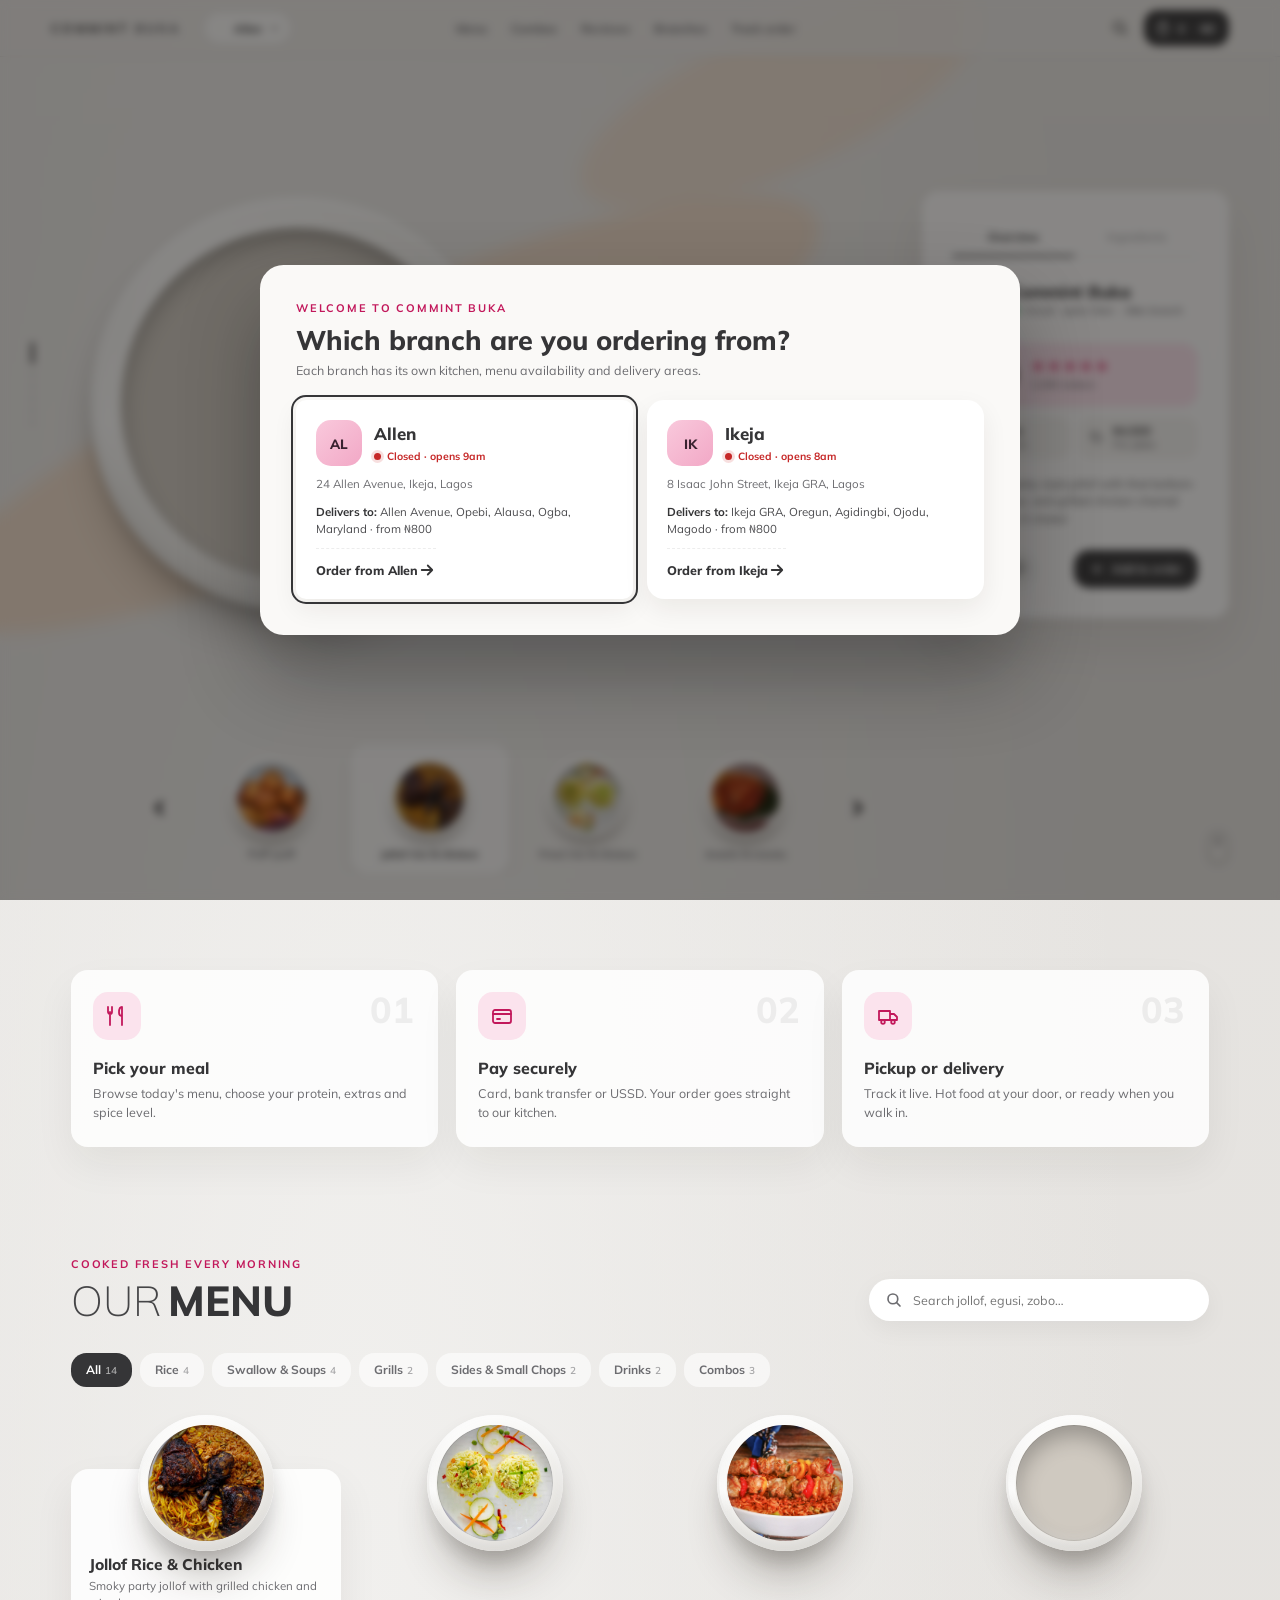
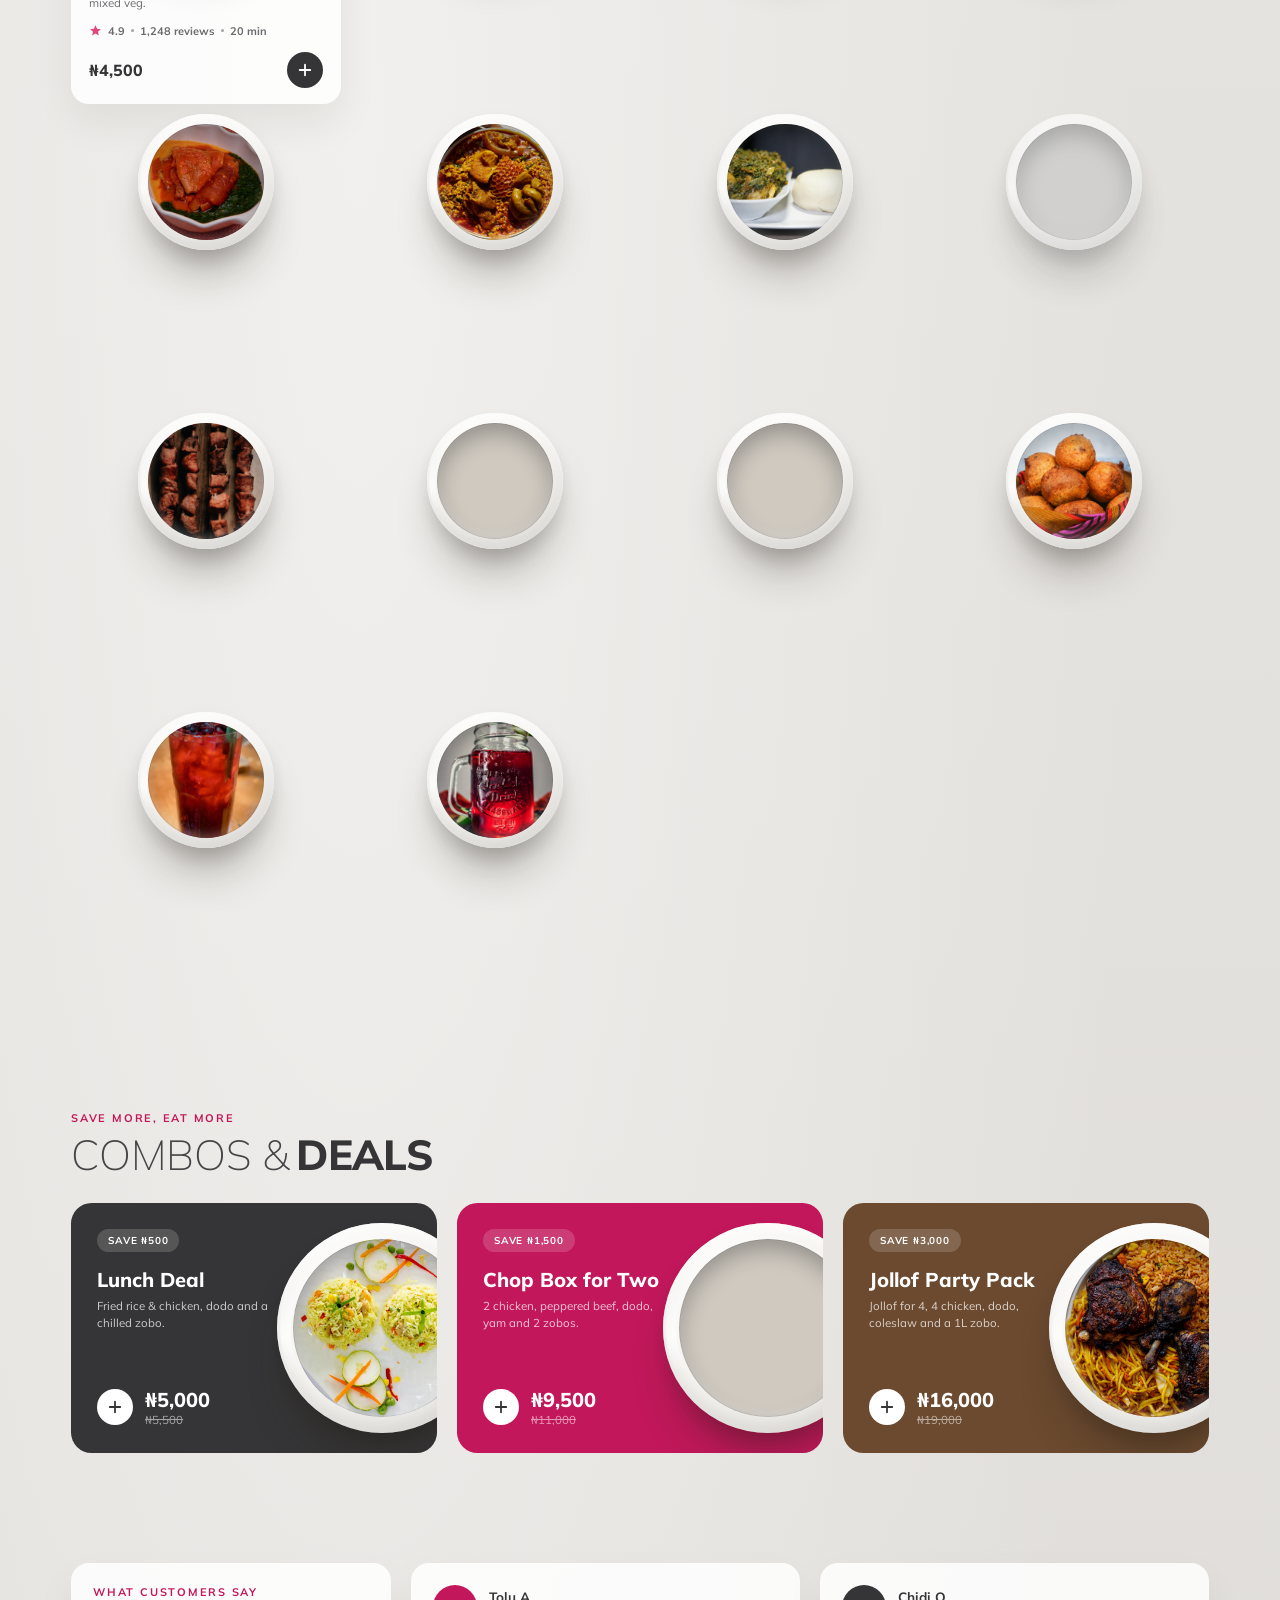
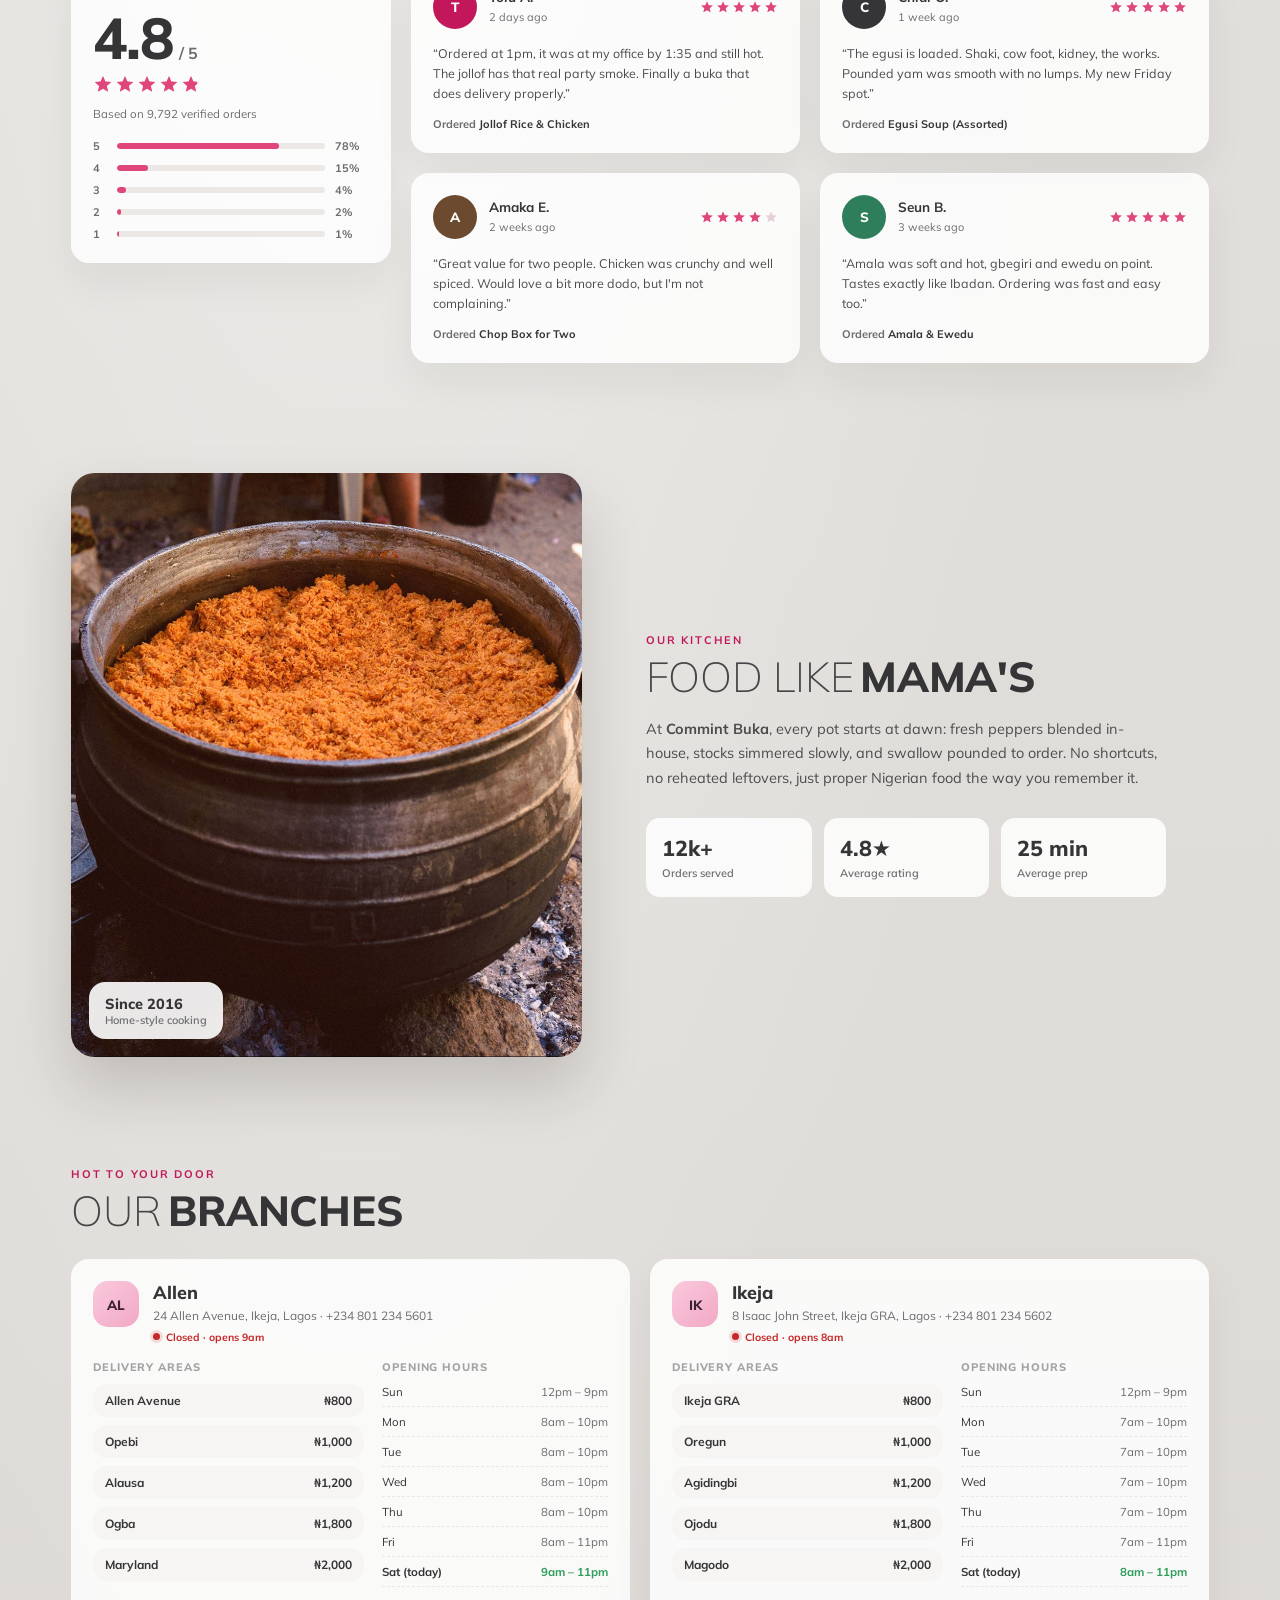
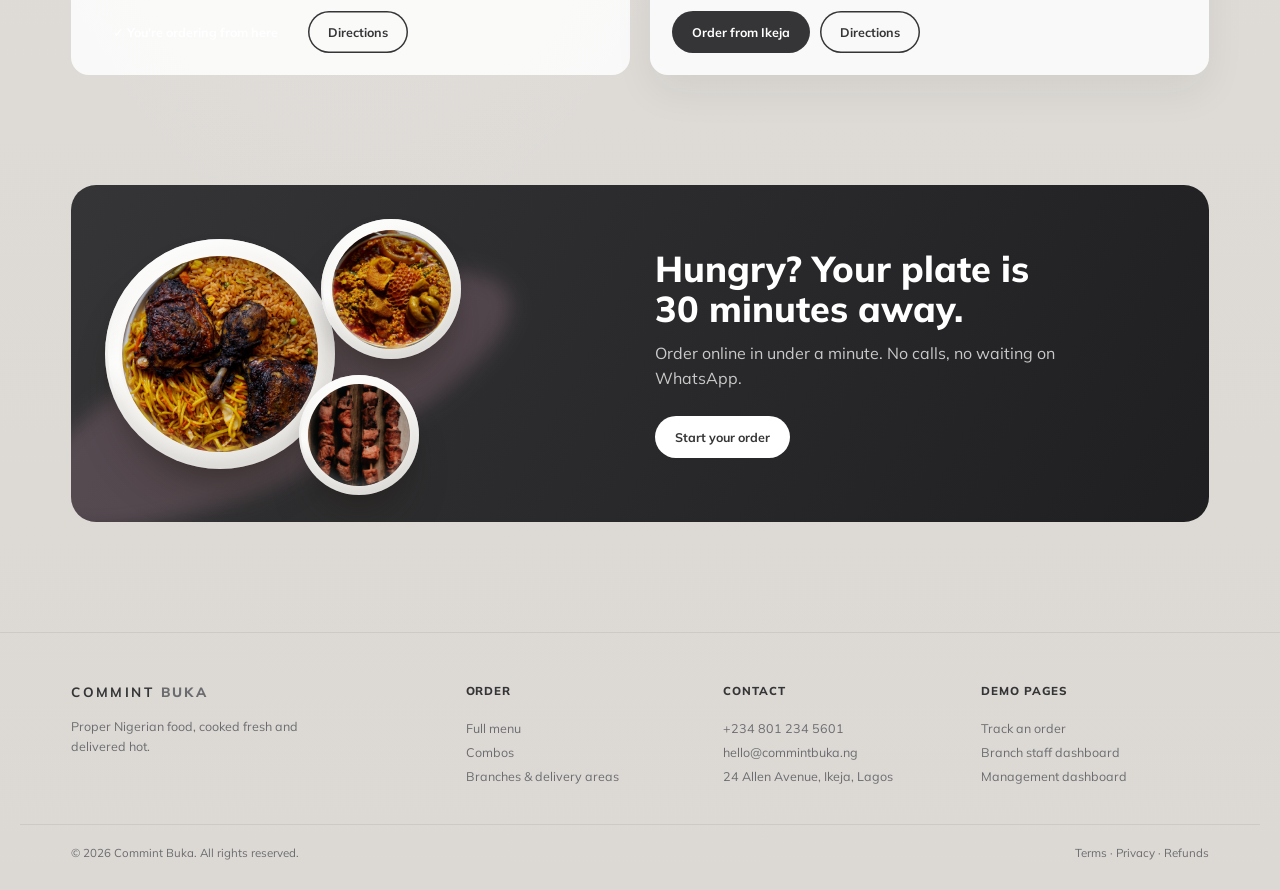
<file: index.html>
<!DOCTYPE html>
<html lang="en">
<head>
<meta charset="UTF-8">
<meta name="viewport" content="width=device-width, initial-scale=1, viewport-fit=cover">
<title>Most Loved Dishes</title>
<link rel="preconnect" href="https://fonts.googleapis.com">
<link rel="preconnect" href="https://fonts.gstatic.com" crossorigin>
<link href="https://fonts.googleapis.com/css2?family=Mulish:wght@200;300;400;600;700;800;900&display=swap" rel="stylesheet">
<link rel="preload" as="image" href="images/jollof.jpg">
<style>
  :root{
    --wall:#e8e6e3;
    --wall-2:#dcd9d5;
    --ink:#353537;
    --ink-soft:#6c6c70;
    --ink-faint:#a3a3a6;
    --peach:rgba(244,210,178,.55);
    --pink:#f6b9d3;
    --pink-soft:#fbe3ed;
    --line:rgba(0,0,0,.07);
    --card:rgba(255,255,255,.84);
    --chip:rgba(255,255,255,.6);
    --font:"Mulish","Segoe UI",system-ui,-apple-system,Helvetica,Arial,sans-serif;

    /* everything is sized off the viewport so the page never scrolls */
    --pad-x:clamp(16px,4vw,52px);
    --pad-y:clamp(12px,3vh,36px);
    --nav-h:56px;
    --plate:min(46vh,34vw);
    --card-w:clamp(280px,24vw,320px);
    --thumb:clamp(48px,9vh,84px);
    --slot:calc(var(--thumb) + clamp(48px,6vw,78px));
  }
  *,*::before,*::after{box-sizing:border-box;margin:0;padding:0}
  html{scroll-behavior:smooth;scroll-padding-top:76px}
  body{
    overflow-x:hidden;
    font-family:var(--font);
    color:var(--ink);
    background:
      radial-gradient(ellipse at 28% 30%, #f1f0ee 0%, transparent 60%),
      linear-gradient(180deg,var(--wall) 0%,var(--wall-2) 100%);
  }
  button{font:inherit;color:inherit;background:none;border:0;cursor:pointer}
  button:focus-visible{outline:2px solid var(--ink);outline-offset:3px;border-radius:10px}
  [hidden]{display:none!important}

  /* ---------- Stage: one screen, no scroll ---------- */
  .stage{
    position:relative;
    height:100vh;height:100dvh;
    max-width:1440px;margin:0 auto;
    padding:calc(var(--nav-h) + var(--pad-y) + env(safe-area-inset-top,0px)) var(--pad-x) calc(var(--pad-y) + env(safe-area-inset-bottom,0px));
    display:grid;
    grid-template-columns:minmax(0,1fr);
    grid-template-rows:minmax(0,1fr) auto;
    row-gap:clamp(6px,2vh,22px);
    overflow:hidden;
  }
  .swoosh{position:absolute;inset:0;pointer-events:none;z-index:0}
  .swoosh::before,.swoosh::after{content:"";position:absolute;border-radius:50%;background:var(--peach);filter:blur(8px)}
  .swoosh::before{width:75vw;height:24vh;left:-8vw;top:34vh;transform:rotate(-24deg)}
  .swoosh::after{width:34vw;height:16vh;left:44vw;top:3vh;transform:rotate(-24deg);opacity:.7}

  /* ---------- Brand ---------- */
  .brand{font-weight:800;font-size:13.5px;letter-spacing:.18em;color:var(--ink-soft)}
  .brand b{color:var(--ink)}

  /* ---------- Left vertical indicator ---------- */
  .indicator{
    position:absolute;left:calc(var(--pad-x) * .6);top:38%;z-index:5;
    display:flex;flex-direction:column;align-items:center;gap:9px;
  }
  .indicator span{width:3px;height:3px;border-radius:50%;background:var(--ink-faint);transition:all .4s ease}
  .indicator span.on{height:22px;border-radius:2px;background:var(--ink)}

  /* ---------- Hero ---------- */
  .hero{
    position:relative;z-index:2;min-height:0;
    display:grid;
    grid-template-columns:var(--plate) minmax(0,1fr) var(--card-w);
    column-gap:clamp(16px,3vw,44px);
    align-items:center;
    padding-left:clamp(0px,3vw,48px);
  }
  .plate-wrap{position:relative;width:var(--plate);aspect-ratio:1;z-index:4}

  /* A plate = ceramic rim + circular HD photo of the food */
  .plate{
    position:absolute;inset:0;border-radius:50%;
    background:radial-gradient(circle at 36% 30%,#ffffff 0%,#f5f4f1 50%,#dedbd6 100%);
    box-shadow:
      0 34px 48px -20px rgba(40,30,20,.45),
      0 10px 18px rgba(0,0,0,.10),
      inset 0 -8px 16px rgba(0,0,0,.07),
      inset 0 5px 10px rgba(255,255,255,.9);
    will-change:transform,opacity;
  }
  .plate .food{
    position:absolute;inset:7.5%;border-radius:50%;overflow:hidden;
    background:#cfc9c0;
  }
  .plate .food img{width:100%;height:100%;display:block;object-fit:cover}
  .plate .food::after{
    content:"";position:absolute;inset:0;border-radius:50%;pointer-events:none;
    box-shadow:inset 0 0 0 1px rgba(0,0,0,.08), inset 0 10px 22px rgba(0,0,0,.28), inset 0 -4px 10px rgba(255,255,255,.25);
  }
  /* glossy highlight on the rim */
  .plate::after{
    content:"";position:absolute;inset:1.5%;border-radius:50%;pointer-events:none;
    background:conic-gradient(from 200deg,transparent 0 12%,rgba(255,255,255,.9) 18%,transparent 26% 100%);
    -webkit-mask:radial-gradient(circle,transparent 63%,#000 64%);
            mask:radial-gradient(circle,transparent 63%,#000 64%);
    opacity:.8;
  }

  .copy{container-type:inline-size;min-width:0}
  .rank{display:flex;flex-wrap:wrap;align-items:center;gap:6px 10px;white-space:nowrap;font-size:clamp(11px,1.5vh,12.5px);font-weight:700;color:var(--ink-soft);margin-bottom:clamp(6px,1.4vh,14px)}
  .rank .pill{
    display:inline-flex;align-items:center;gap:6px;
    padding:5px 11px 5px 9px;border-radius:779px;
    background:var(--ink);color:#fff;font-size:.82em;font-weight:700;letter-spacing:.12em;text-transform:uppercase;
  }
  .rank .pill svg{width:12px;height:12px;fill:none;stroke:#fff;stroke-width:2;stroke-linecap:round}
  .rank .sep{width:4px;height:4px;border-radius:50%;background:var(--ink-faint)}
  .title{line-height:.95;letter-spacing:-.01em;white-space:nowrap}
  .title .l1{display:block;font-weight:200;font-size:min(8.5cqw,6vh,52px);color:#454547}
  .title .l2{display:block;font-weight:800;font-size:min(10.5cqw,8vh,74px);letter-spacing:-.015em;color:var(--ink);margin-top:.08em}
  .actions{display:flex;gap:clamp(20px,3.5vw,44px);margin-top:clamp(12px,5vh,60px)}
  .actions button{display:flex;align-items:center;gap:10px;font-size:clamp(11px,1.5vh,12.5px);font-weight:700;color:var(--ink-soft);padding:4px 0}
  .actions button:hover{color:var(--ink)}
  .actions svg{width:12px;height:12px;fill:var(--ink)}

  /* ---------- Info card ---------- */
  .card{
    position:relative;z-index:3;
    align-self:center;
    margin-right:0;
    background:var(--card);
    backdrop-filter:blur(10px);-webkit-backdrop-filter:blur(10px);
    border-radius:17px;
    padding:clamp(18px,3.4vh,30px) clamp(20px,2.4vw,32px);
    box-shadow:0 24px 50px rgba(40,30,20,.08), 0 2px 6px rgba(0,0,0,.03);
    max-height:100%;overflow:hidden;
    display:flex;flex-direction:column;
  }

  /* tabs with a sliding underline */
  .tabs{position:relative;display:grid;grid-template-columns:1fr 1fr;border-bottom:1px solid var(--line);margin-bottom:clamp(12px,2.4vh,20px)}
  .tabs button{font-size:11.5px;font-weight:600;color:var(--ink-faint);padding:8px 12px 12px;transition:color .25s}
  .tabs button[aria-selected="true"]{color:var(--ink);font-weight:700}
  .tabs::after{
    content:"";position:absolute;left:0;bottom:-1px;width:50%;height:2px;border-radius:2px;
    background:var(--ink);transition:transform .35s cubic-bezier(.3,.8,.25,1);
  }
  .tabs.alt::after{transform:translateX(100%)}

  /* store header */
  .store{display:flex;align-items:center;gap:12px;margin-bottom:clamp(12px,2.4vh,20px)}
  .logo{
    flex:none;width:clamp(38px,5.6vh,46px);aspect-ratio:1;border-radius:14px;
    display:grid;place-items:center;
    background:linear-gradient(135deg,#f9c9dc,#f6b9d3 55%,#f2a8c6);
    font-weight:800;font-size:clamp(11.5px,2vh,14.5px);letter-spacing:.02em;color:#3a2230;
    box-shadow:inset 0 -2px 0 rgba(0,0,0,.06);
  }
  .store-name{font-size:clamp(14.5px,2.5vh,17px);font-weight:800;line-height:1.1}
  .store-meta{display:flex;align-items:center;gap:6px;margin-top:3px;font-size:10px;font-weight:600;color:var(--ink-soft);white-space:nowrap;min-width:0;overflow:hidden;text-overflow:ellipsis}
  .store > div{min-width:0}
  .store-meta .open{width:7px;height:7px;border-radius:50%;background:#3fb56b;box-shadow:0 0 0 3px rgba(63,181,107,.18)}

  /* rating: big number beside stars + review count */
  .rating{
    display:flex;align-items:center;gap:14px;
    padding:clamp(10px,1.8vh,14px) 14px;border-radius:16px;
    background:var(--pink-soft);
  }
  .rating .num{font-size:clamp(27px,4.5vh,36px);font-weight:800;line-height:1;letter-spacing:-.02em}
  .rating .side{display:flex;flex-direction:column;gap:5px;min-width:0}
  .stars{position:relative;display:inline-flex;width:max-content}
  .stars .row{display:flex;gap:2px}
  .stars svg{width:14px;height:14px;flex:none}
  .stars .base svg{fill:#e6cfd9}
  .stars .fill{position:absolute;inset:0 auto 0 0;overflow:hidden;width:calc(var(--r) / 5 * 100%)}
  .stars .fill svg{fill:#e0457b}
  .rating .count{font-size:10px;font-weight:600;color:var(--ink-soft);white-space:nowrap}

  /* quick facts */
  .facts{display:grid;grid-template-columns:1fr 1fr;gap:8px;margin-top:10px}
  .fact{display:flex;align-items:center;gap:8px;padding:8px 10px;border-radius:12px;background:#f3f2f0;min-width:0}
  .fact svg{width:16px;height:16px;flex:none;fill:none;stroke:var(--ink-soft);stroke-width:1.8;stroke-linecap:round;stroke-linejoin:round}
  .fact b{display:block;font-size:11.5px;font-weight:700;line-height:1.1}
  .fact small{display:block;font-size:10px;color:var(--ink-soft);font-weight:600}

  .review{
    position:relative;margin-top:clamp(10px,2vh,16px);padding-left:14px;
    font-size:11.5px;line-height:1.55;color:#4c4c4f;
    border-left:2px solid var(--pink);
  }
  .ingredients{list-style:none;font-size:11.5px;line-height:1.5;color:#4c4c4f;display:grid;gap:clamp(3px,.8vh,6px)}
  .ingredients li{display:flex;align-items:center;gap:10px;padding:clamp(4px,.8vh,7px) 10px;border-radius:10px;background:#f6f5f3}
  .ingredients li::before{content:"";flex:none;width:6px;height:6px;border-radius:50%;background:#e0457b}

  .card-foot{display:flex;align-items:center;gap:10px;margin-top:clamp(12px,2.6vh,22px)}
  .votes{display:flex;gap:8px}
  .votes button{width:38px;height:38px;border-radius:50%;background:#f1f1f0;display:grid;place-items:center;transition:background .2s,transform .2s}
  .votes button:active{transform:scale(.92)}
  .votes button[aria-pressed="true"]{background:var(--pink)}
  .votes svg{width:17px;height:17px;fill:none;stroke:var(--ink);stroke-width:1.6;stroke-linejoin:round}
  .add{
    margin-left:auto;display:flex;align-items:center;gap:8px;
    height:38px;padding:0 16px;border-radius:15px;
    background:var(--ink);color:#fff;font-size:11.5px;font-weight:700;white-space:nowrap;
    transition:transform .2s, background .2s;
  }
  .add:hover{background:#000}
  .add:active{transform:scale(.96)}
  .add svg{width:14px;height:14px;fill:none;stroke:#fff;stroke-width:2.4;stroke-linecap:round}
  #panel{will-change:opacity,transform;flex:1 1 auto;min-height:0;overflow-y:auto;scrollbar-width:none;margin:0 -6px;padding:0 6px}
  #panel::-webkit-scrollbar{display:none}
  .tabs,.card-foot{flex:none}

  /* ---------- Carousel ---------- */
  .carousel{
    position:relative;z-index:2;
    display:flex;align-items:center;gap:clamp(4px,1.5vw,18px);
    justify-self:start;
    margin-left:clamp(0px,7vw,110px);
    max-width:100%;
  }
  .arrow{width:34px;height:34px;display:grid;place-items:center;flex:none;border-radius:50%}
  .arrow:hover{background:rgba(0,0,0,.05)}
  .arrow svg{width:12px;height:16px;fill:var(--ink)}
  .viewport{overflow:hidden;width:calc(4 * var(--slot));max-width:calc(100vw - 2 * var(--pad-x) - 90px)}
  .track{display:flex;will-change:transform}
  .thumb{
    flex:0 0 var(--slot);
    display:flex;flex-direction:column;align-items:center;gap:clamp(4px,1.2vh,10px);
    padding:clamp(6px,1.4vh,14px) 6px clamp(6px,1.4vh,14px);
    border-radius:16px;
    transition:background .35s ease, box-shadow .35s ease;
  }
  .thumb .mini{position:relative;width:var(--thumb);height:var(--thumb)}
  .thumb .mini .plate{box-shadow:0 10px 14px -6px rgba(40,30,20,.4),0 2px 4px rgba(0,0,0,.08),inset 0 -3px 6px rgba(0,0,0,.06)}
  .thumb .mini .plate::after{display:none}
  .thumb .name{font-size:clamp(10px,1.5vh,10.5px);font-weight:700;color:var(--ink-soft);text-align:center;line-height:1.25;max-width:100%}
  .thumb.active{background:var(--chip);box-shadow:0 8px 20px rgba(0,0,0,.05)}
  .thumb.active .name{color:var(--ink)}

  /* ---------- Medium widths: tuck the card under the title ---------- */
  @media (max-width:980px) and (min-aspect-ratio:3/4){
    :root{--plate:min(44vh,40vw)}
    .hero{grid-template-columns:var(--plate) minmax(0,1fr);grid-template-rows:auto auto;align-content:center;row-gap:2vh}
    .plate-wrap{grid-row:1 / span 2}
    .actions{margin-top:2vh}
  }
  /* ---------- Reviews button (phones & tablets) ---------- */
  .rv-btn,.card:not(.open) .card-close{display:none}
  .rv-btn{
    align-items:center;gap:12px;margin-top:clamp(12px,2.4vh,22px);
    height:52px;padding:0 16px 0 6px;border-radius:20.5px;
    background:var(--card);box-shadow:0 12px 30px rgba(40,30,20,.1);
    font-weight:700;font-size:12.5px;color:var(--ink);text-align:left;
    transition:transform .2s, box-shadow .2s;
  }
  .rv-btn:active{transform:scale(.97)}
  .rv-btn .rv-num{display:flex;align-items:center;gap:5px;height:40px;padding:0 12px;border-radius:15.5px;background:var(--pink-soft);font-size:14.5px;font-weight:800}
  .rv-btn .rv-num svg{width:14px;height:14px;fill:#e0457b}
  .rv-btn small{display:block;font-size:10px;font-weight:600;color:var(--ink-soft);margin-top:1px}
  .rv-btn > svg{width:16px;height:16px;fill:none;stroke:var(--ink-soft);stroke-width:2.4;stroke-linecap:round;stroke-linejoin:round;margin-left:4px}
  .card-scrim{position:fixed;inset:0;z-index:65;background:rgba(20,18,16,.4);backdrop-filter:blur(2px);animation:fade .3s}
  @keyframes cardUp{from{transform:translateY(100%)}}
  @media (max-width:980px) and (min-aspect-ratio:3/4), (max-aspect-ratio:3/4){
    .rv-btn{display:inline-flex}
    .card:not(.open){display:none}
    .card.open{
      position:fixed;left:0;right:0;bottom:0;z-index:66;
      width:100%;max-width:520px;margin:0 auto;max-height:88dvh;
      border-radius:22px 22px 0 0;
      padding:30px 22px calc(22px + env(safe-area-inset-bottom,0px));
      background:#faf9f7;text-align:left;
      box-shadow:0 -20px 60px rgba(0,0,0,.2);
      animation:cardUp .45s cubic-bezier(.3,.8,.25,1);
    }
    .card.open::before{content:"";position:absolute;top:10px;left:50%;width:40px;height:4px;border-radius:2px;background:rgba(0,0,0,.14);transform:translateX(-50%)}
    .card.open .card-close{display:grid;position:absolute;top:18px;right:18px;z-index:2}
    .card.open .tabs{margin-right:54px}
    .card.open .rating{padding:14px 16px}
    .card.open .rating .num{font-size:36px}
    .card.open .stars svg{width:16px;height:16px}
    .card.open .review{font-size:12.5px}
    .card.open .ingredients{font-size:12.5px}
    .card.open .add{height:44px;padding:0 20px;font-size:12.5px}
  }

  /* ---------- Phones / portrait: stack, still one screen ---------- */
  @media (max-aspect-ratio:3/4){
    :root{--plate:min(64vw,31vh);--thumb:clamp(44px,7vh,64px);--slot:calc(var(--thumb) + 34px)}
    .indicator{display:none}
    .hero{
      grid-template-columns:minmax(0,1fr);grid-template-rows:auto auto auto;
      justify-items:center;align-content:center;row-gap:clamp(8px,1.8vh,18px);
      padding-left:0;text-align:center;
    }
    .copy{width:100%}
    .title .l1{font-size:min(8.5cqw,4.5vh)}
    .title .l2{font-size:min(11.5cqw,6.5vh)}
    .actions,.rank{justify-content:center}
    .actions{margin-top:1.4vh}
    .carousel{justify-self:center;margin-left:0;gap:2px}
    .viewport{width:calc(3 * var(--slot))}
  }
  /* small portrait phones */
  @media (max-aspect-ratio:3/4) and (max-height:720px){
    :root{--plate:min(58vw,28vh);--thumb:clamp(40px,6.5vh,56px)}
    .actions{display:none}
  }
  /* very short screens (landscape phones) */
  @media (max-height:520px) and (min-aspect-ratio:3/4){
    :root{--plate:min(58vh,30vw);--thumb:clamp(34px,10vh,48px)}
    .thumb .name,.card .review,.card .facts{display:none}
    .card .card-foot{margin-top:10px}
    .actions{margin-top:2vh}
  }
  /* =====================================================
     HOME PAGE (below the hero)
     ===================================================== */
  a{color:inherit;text-decoration:none}
  .wrap{max-width:1240px;margin:0 auto;padding:0 var(--pad-x)}
  .muted{color:var(--ink-soft)}
  .small{font-size:11px}
  .section{position:relative;padding:clamp(56px,9vw,110px) 0 0}
  .eyebrow{font-size:11px;font-weight:700;letter-spacing:.16em;text-transform:uppercase;color:#c2185b;margin-bottom:10px}
  .sec-title{line-height:.95;letter-spacing:-.01em}
  .sec-title .l1{font-weight:200;font-size:clamp(26px,3.6vw,42px);color:#454547}
  .sec-title .l2{font-weight:800;font-size:clamp(26px,3.6vw,42px)}
  .sec-head{display:flex;align-items:flex-end;justify-content:space-between;gap:24px;flex-wrap:wrap;margin-bottom:28px}

  .btn{
    display:inline-flex;align-items:center;justify-content:center;gap:8px;
    height:42px;padding:0 20px;border-radius:21px;
    background:var(--ink);color:#fff;font-weight:700;font-size:12.5px;
    transition:transform .2s, background .2s, box-shadow .2s;
  }
  .btn:hover{background:#000;box-shadow:0 10px 24px rgba(0,0,0,.15)}
  .btn:active{transform:scale(.97)}
  .btn svg{width:18px;height:18px;fill:none;stroke:currentColor;stroke-width:2.2;stroke-linecap:round;stroke-linejoin:round}
  .btn.block{width:100%}
  .btn.grow{flex:1}
  .btn.light{background:#fff;color:var(--ink)}
  .btn.light:hover{background:#fff}
  .btn.ghost{background:transparent;color:var(--ink);box-shadow:inset 0 0 0 1.5px var(--ink);height:42px}
  .btn.ghost:hover{background:var(--ink);color:#fff}
  .icon-btn{width:34px;height:34px;border-radius:50%;display:grid;place-items:center;background:#f1f0ee;flex:none}
  .icon-btn svg{width:18px;height:18px;fill:none;stroke:var(--ink);stroke-width:2.2;stroke-linecap:round}

  /* hero top bar extras */
  .cart-btn{position:relative}
  .badge{
    position:absolute;top:-4px;right:-6px;min-width:19px;height:19px;padding:0 5px;border-radius:10px;
    background:#e0457b;color:#fff;font-size:10px;font-weight:700;display:grid;place-items:center;
    transform:scale(0);transition:transform .3s cubic-bezier(.3,1.6,.5,1);
  }
  .badge.show{transform:scale(1)}
  .badge.bump{animation:bump .45s}
  @keyframes bump{40%{transform:scale(1.35)}}
  .scroll-cue{position:absolute;right:var(--pad-x);bottom:calc(var(--pad-y) + 8px);width:22px;height:34px;border-radius:12px;box-shadow:inset 0 0 0 2px rgba(0,0,0,.18);display:none;z-index:4}
  .scroll-cue span{position:absolute;left:50%;top:7px;width:3px;height:7px;border-radius:2px;background:var(--ink-soft);transform:translateX(-50%);animation:cue 1.8s infinite}
  @keyframes cue{60%{transform:translate(-50%,9px);opacity:0}100%{opacity:0}}
  @media (min-height:760px) and (min-aspect-ratio:3/4){.scroll-cue{display:block}}

  /* site header (same on every part of the page) */
  .navbar{
    position:fixed;inset:0 0 auto;z-index:40;padding-top:env(safe-area-inset-top,0px);
    background:rgba(236,234,231,.82);backdrop-filter:blur(14px);-webkit-backdrop-filter:blur(14px);
    box-shadow:0 1px 0 var(--line);
  }
  .navbar-in{display:flex;align-items:center;gap:24px;height:var(--nav-h);max-width:1440px}
  .nav-brand{font-size:12.5px}
  .nav-links{display:flex;gap:24px;margin:0 auto;font-size:12px;font-weight:700;color:var(--ink-soft)}
  .nav-links a{transition:color .2s}
  .nav-links a:hover{color:var(--ink)}
  .nav-actions{display:flex;align-items:center;gap:6px;margin-left:auto}
  .nav-actions > button:first-child{width:36px;height:36px;border-radius:50%;display:grid;place-items:center;transition:background .2s}
  .nav-actions > button:first-child:hover{background:rgba(0,0,0,.05)}
  .nav-actions svg{width:18px;height:18px;fill:none;stroke:var(--ink);stroke-width:2;stroke-linecap:round;stroke-linejoin:round}
  .cart-pill{display:flex;align-items:center;gap:7px;height:36px;padding:0 14px 0 11px;border-radius:14px;background:var(--ink);color:#fff;font-size:11.5px;font-weight:700;transition:background .2s}
  .cart-pill:hover{background:#000}
  .cart-pill svg{stroke:#fff;width:16px;height:16px}

  /* how it works */
  .how{padding-top:clamp(40px,6vw,70px)}
  .how-grid{display:grid;grid-template-columns:repeat(3,1fr);gap:18px}
  .step{position:relative;background:var(--card);border-radius:17px;padding:22px 22px 24px;box-shadow:0 18px 40px rgba(40,30,20,.06)}
  .step-no{position:absolute;top:22px;right:24px;font-size:36px;font-weight:800;color:rgba(0,0,0,.06);line-height:1}
  .step-ico{display:grid;place-items:center;width:48px;height:48px;border-radius:15px;background:var(--pink-soft);margin-bottom:18px}
  .step-ico svg{width:24px;height:24px;fill:none;stroke:#c2185b;stroke-width:1.8;stroke-linecap:round;stroke-linejoin:round}
  .step h3{font-size:16px;font-weight:800;margin-bottom:6px}
  .step p{font-size:12.5px;line-height:1.55;color:var(--ink-soft)}

  /* menu */
  .search{display:flex;align-items:center;gap:10px;height:42px;padding:0 16px;border-radius:21px;background:#fff;box-shadow:0 8px 24px rgba(0,0,0,.05);width:min(100%,340px)}
  .search svg{width:18px;height:18px;flex:none;fill:none;stroke:var(--ink-soft);stroke-width:2.2;stroke-linecap:round}
  .search input{border:0;outline:0;background:none;font:inherit;font-size:12.5px;color:var(--ink);width:100%}
  .search:focus-within{box-shadow:0 0 0 2px var(--ink),0 8px 24px rgba(0,0,0,.05)}
  .chips{display:flex;gap:8px;overflow-x:auto;scrollbar-width:none;padding:4px 2px 18px;margin:0 -2px}
  .chips::-webkit-scrollbar{display:none}
  .chip{flex:none;height:34px;padding:0 15px;border-radius:15.5px;background:rgba(255,255,255,.6);font-size:12px;font-weight:700;color:var(--ink-soft);transition:background .2s,color .2s}
  .chip:hover{background:#fff;color:var(--ink)}
  .chip[aria-selected="true"]{background:var(--ink);color:#fff}
  .chip small{font-weight:600;opacity:.6;margin-left:4px}

  .menu-grid{display:grid;grid-template-columns:repeat(auto-fill,minmax(230px,1fr));gap:64px 20px;padding-top:64px}
  .dish{
    position:relative;display:flex;flex-direction:column;
    background:var(--card);border-radius:18px;padding:86px 18px 16px;
    box-shadow:0 18px 40px rgba(40,30,20,.07);
    transition:transform .35s cubic-bezier(.3,.8,.25,1), box-shadow .35s;
    animation:rise .5s both;
  }
  @keyframes rise{from{opacity:0;transform:translateY(16px)}}
  .dish:hover{transform:translateY(-6px);box-shadow:0 26px 50px rgba(40,30,20,.12)}
  .dish .dish-plate{position:absolute;left:50%;top:-54px;width:136px;height:136px;transform:translateX(-50%);transition:transform .6s cubic-bezier(.3,.8,.25,1);cursor:pointer}
  .dish:hover .dish-plate{transform:translateX(-50%) rotate(35deg)}
  .dish .tag{position:absolute;top:14px;left:14px;padding:4px 10px;border-radius:12px;background:var(--pink-soft);color:#c2185b;font-size:10px;font-weight:700;letter-spacing:.06em;text-transform:uppercase}
  .dish h3{font-size:15.5px;font-weight:800;line-height:1.2;margin-bottom:4px;cursor:pointer}
  .dish .desc{font-size:11.5px;line-height:1.5;color:var(--ink-soft);display:-webkit-box;-webkit-line-clamp:2;line-clamp:2;-webkit-box-orient:vertical;overflow:hidden;margin-bottom:12px}
  .dish .meta{display:flex;align-items:center;gap:6px;font-size:11px;font-weight:700;color:var(--ink-soft);margin-bottom:14px}
  .dish .meta svg{width:13px;height:13px;fill:#e0457b}
  .dish .meta .dot{width:3px;height:3px;border-radius:50%;background:var(--ink-faint)}
  .dish .row{display:flex;align-items:center;justify-content:space-between;margin-top:auto}
  .price{font-size:16px;font-weight:800}
  .plus{width:36px;height:36px;border-radius:50%;background:var(--ink);display:grid;place-items:center;transition:transform .2s,background .2s}
  .plus:hover{background:#000;transform:rotate(90deg)}
  .plus svg{width:18px;height:18px;fill:none;stroke:#fff;stroke-width:2.4;stroke-linecap:round}
  .dish.off{opacity:.75}
  .dish.off .dish-plate{filter:grayscale(1)}
  .dish.off .plus{background:#cfcdca;pointer-events:none}
  .dish.off .tag{background:#e9e7e4;color:var(--ink-soft)}
  .empty{text-align:center;padding:40px 0;color:var(--ink-soft)}

  /* combos */
  .combo-grid{display:grid;grid-template-columns:repeat(3,1fr);gap:20px}
  .combo{
    position:relative;overflow:hidden;display:flex;flex-direction:column;
    min-height:250px;border-radius:20.5px;padding:26px;
    background:var(--ink);color:#fff;
  }
  .combo:nth-child(2){background:#c2185b}
  .combo:nth-child(3){background:#6b4a2f}
  .combo .off-badge{align-self:flex-start;padding:5px 11px;border-radius:12px;background:rgba(255,255,255,.16);font-size:10px;font-weight:700;letter-spacing:.08em;text-transform:uppercase}
  .combo h3{font-size:20px;font-weight:800;line-height:1.15;margin:16px 0 6px;max-width:60%}
  .combo p{font-size:11.5px;line-height:1.5;opacity:.75;max-width:58%}
  .combo .row{display:flex;align-items:center;gap:12px;margin-top:auto;padding-top:18px}
  .combo .now{font-size:20px;font-weight:800}
  .combo .was{font-size:11.5px;opacity:.55;text-decoration:line-through}
  .combo .plus{background:#fff;margin-left:0}
  .combo .plus svg{stroke:var(--ink)}
  .combo .combo-plate{position:absolute;right:-50px;top:50%;width:210px;height:210px;transform:translateY(-50%);transition:transform .8s cubic-bezier(.3,.8,.25,1)}
  .combo:hover .combo-plate{transform:translateY(-50%) rotate(40deg)}

  /* reviews */
  .reviews{display:grid;grid-template-columns:320px 1fr;gap:20px;align-items:start}
  .score-card,.rv{background:var(--card);border-radius:18px;padding:22px;box-shadow:0 18px 40px rgba(40,30,20,.06)}
  .big-score{display:flex;align-items:baseline;gap:6px;margin:4px 0 8px}
  .big-score span{font-size:57.5px;font-weight:800;line-height:1;letter-spacing:-.03em}
  .big-score small{font-size:16px;font-weight:700;color:var(--ink-soft)}
  .stars.lg svg{width:20px;height:20px}
  .score-card .muted{font-size:11.5px;margin:8px 0 18px}
  .bars{display:grid;gap:8px}
  .bar{display:grid;grid-template-columns:14px 1fr 34px;align-items:center;gap:10px;font-size:11px;font-weight:700;color:var(--ink-soft)}
  .bar i{height:6px;border-radius:3px;background:#ebe8e5;overflow:hidden;position:relative}
  .bar i::after{content:"";position:absolute;inset:0 auto 0 0;width:var(--w);background:#e0457b;border-radius:3px}
  .review-list{display:grid;grid-template-columns:repeat(2,1fr);gap:20px}
  .rv{display:flex;flex-direction:column;gap:14px}
  .rv-head{display:flex;align-items:center;gap:12px}
  .avatar{width:44px;height:44px;border-radius:50%;display:grid;place-items:center;font-weight:800;font-size:13.5px;color:#fff;flex:none}
  .rv-head b{display:block;font-size:13.5px}
  .rv-head small{font-size:11px;color:var(--ink-soft)}
  .rv .stars{margin-left:auto}
  .rv p{font-size:12.5px;line-height:1.6;color:#4c4c4f}
  .rv .ordered{font-size:11px;font-weight:700;color:var(--ink-soft)}
  .rv .ordered b{color:var(--ink)}

  /* about */
  .about{display:grid;grid-template-columns:1fr 1.1fr;gap:clamp(28px,5vw,70px);align-items:center}
  .about-photo{position:relative;border-radius:23.5px;overflow:hidden;aspect-ratio:7/8;box-shadow:0 30px 60px rgba(40,30,20,.18)}
  .about-photo img{width:100%;height:100%;object-fit:cover;display:block}
  .about-tag{position:absolute;left:18px;bottom:18px;padding:12px 16px;border-radius:16px;background:rgba(255,255,255,.9);backdrop-filter:blur(8px);font-size:11px;color:var(--ink-soft);font-weight:600}
  .about-tag b{display:block;font-size:14.5px;color:var(--ink);font-weight:800}
  .about-copy > p:not(.eyebrow){font-size:14.5px;line-height:1.7;color:#4c4c4f;margin:20px 0 28px;max-width:520px}
  .stats{display:grid;grid-template-columns:repeat(3,1fr);gap:12px;max-width:520px}
  .stats div{background:var(--card);border-radius:14px;padding:16px}
  .stats b{display:block;font-size:21.5px;font-weight:800}
  .stats span{font-size:11px;font-weight:600;color:var(--ink-soft)}

  /* delivery */
  .delivery{display:grid;grid-template-columns:1.3fr 1fr 1fr;gap:20px}
  .panel{background:var(--card);border-radius:18px;padding:22px;box-shadow:0 18px 40px rgba(40,30,20,.06)}
  .panel h3{font-size:15.5px;font-weight:800;margin-bottom:16px}
  .zone-list{display:grid;gap:8px;margin-bottom:14px}
  .zone{display:grid;grid-template-columns:1fr auto auto;gap:14px;align-items:center;padding:11px 14px;border-radius:14px;background:#f6f5f3;font-size:12.5px}
  .zone b{font-weight:700}
  .zone span{font-size:11px;color:var(--ink-soft);font-weight:600}
  .hours{list-style:none;display:grid;gap:10px;font-size:12.5px}
  .hours li{display:flex;justify-content:space-between;gap:10px;padding-bottom:10px;border-bottom:1px dashed var(--line)}
  .hours li span{color:var(--ink-soft)}
  .hours li.today{font-weight:700}
  .hours li.today span{color:#2e9e5b}
  .pickup .addr{font-size:13.5px;font-weight:700;line-height:1.5;margin-bottom:8px}
  .pickup .btn{margin-top:18px}

  /* cta */
  .cta{
    position:relative;overflow:hidden;border-radius:25px;
    background:linear-gradient(120deg,#353537 0%,#1f1f21 100%);color:#fff;
    padding:clamp(34px,6vw,64px);display:grid;grid-template-columns:1fr 1fr;align-items:center;gap:30px;min-height:320px;
  }
  .cta::before{content:"";position:absolute;width:520px;height:160px;left:-60px;top:40%;border-radius:50%;background:rgba(246,185,211,.18);filter:blur(10px);transform:rotate(-24deg)}
  .cta-copy{position:relative;grid-column:2}
  .cta h2{font-size:clamp(23.5px,3vw,36px);font-weight:800;line-height:1.1;margin-bottom:12px}
  .cta p{opacity:.75;margin-bottom:24px;line-height:1.6}
  .cta-plates{position:absolute;left:0;top:0;bottom:0;width:50%}
  .cta-plate{position:absolute}
  .cta-plate.p1{width:230px;height:230px;left:6%;top:50%;transform:translateY(-50%)}
  .cta-plate.p2{width:140px;height:140px;left:44%;top:10%}
  .cta-plate.p3{width:120px;height:120px;left:40%;bottom:8%}
  .cta-plate .plate{animation:spin 30s linear infinite}
  .cta-plate.p2 .plate{animation-duration:22s}
  @keyframes spin{to{transform:rotate(360deg)}}

  /* footer */
  .footer{margin-top:clamp(56px,9vw,110px);padding:50px 0 30px;border-top:1px solid var(--line)}
  .foot-grid{display:grid;grid-template-columns:1.6fr 1fr 1fr 1fr;gap:30px}
  .footer h4{font-size:11.5px;font-weight:800;letter-spacing:.08em;text-transform:uppercase;margin-bottom:14px}
  .foot-grid > div{display:flex;flex-direction:column;gap:8px;font-size:12.5px}
  .foot-grid > div a,.foot-grid > div span{color:var(--ink-soft)}
  .foot-grid > div a:hover{color:var(--ink)}
  .foot-grid .muted{font-size:12.5px;max-width:260px;margin-top:8px;line-height:1.6}
  .foot-bottom{display:flex;justify-content:space-between;gap:12px;flex-wrap:wrap;margin-top:40px;padding-top:20px;border-top:1px solid var(--line);font-size:11.5px;color:var(--ink-soft)}

  /* cart drawer */
  .scrim{position:fixed;inset:0;z-index:60;background:rgba(20,18,16,.38);backdrop-filter:blur(2px);animation:fade .3s}
  @keyframes fade{from{opacity:0}}
  .drawer{
    position:fixed;top:0;right:0;bottom:0;z-index:61;width:min(420px,100%);
    background:#faf9f7;display:flex;flex-direction:column;
    box-shadow:-20px 0 60px rgba(0,0,0,.15);
    transform:translateX(105%);visibility:hidden;
    transition:transform .45s cubic-bezier(.3,.8,.25,1),visibility 0s linear .45s;
  }
  .drawer.open{transform:none;visibility:visible;transition:transform .45s cubic-bezier(.3,.8,.25,1)}
  .drawer-head{display:flex;align-items:center;justify-content:space-between;padding:22px 22px 14px}
  .drawer-head h3{font-size:20px;font-weight:800}
  .seg{display:grid;grid-template-columns:1fr 1fr;margin:0 22px 8px;padding:4px;border-radius:14px;background:#ecebe8}
  .seg button{height:38px;border-radius:11px;font-size:12px;font-weight:700;color:var(--ink-soft);transition:background .2s,color .2s}
  .seg button.on{background:#fff;color:var(--ink);box-shadow:0 2px 8px rgba(0,0,0,.06)}
  .cart-lines{flex:1;overflow-y:auto;padding:8px 22px}
  .line{display:grid;grid-template-columns:64px 1fr auto;gap:14px;align-items:center;padding:14px 0;border-bottom:1px solid var(--line);animation:rise .35s both}
  .line .mini-plate{position:relative;width:64px;height:64px}
  .line .mini-plate .plate::after{display:none}
  .line h4{font-size:13px;font-weight:700;line-height:1.25}
  .line .opts{font-size:11px;color:var(--ink-soft);line-height:1.4;margin-top:2px}
  .line .lp{font-size:12.5px;font-weight:800;margin-top:6px}
  .line .right{display:flex;flex-direction:column;align-items:flex-end;gap:10px}
  .qty{display:flex;align-items:center;gap:4px;padding:3px;border-radius:15.5px;background:#ecebe8}
  .qty button{width:30px;height:30px;border-radius:50%;background:#fff;font-size:15.5px;font-weight:700;line-height:1;display:grid;place-items:center}
  .qty span{min-width:22px;text-align:center;font-weight:700;font-size:12.5px}
  .rm{font-size:10.5px;font-weight:700;color:var(--ink-faint)}
  .rm:hover{color:#c2185b}
  .cart-empty{flex:1;display:flex;flex-direction:column;align-items:center;justify-content:center;text-align:center;gap:6px;padding:30px}
  .cart-empty .btn{margin-top:14px}
  .empty-plate{width:120px;height:120px;border-radius:50%;margin-bottom:16px;background:radial-gradient(circle at 36% 30%,#fff 0%,#f3f2ef 50%,#dedbd6 100%);box-shadow:0 20px 30px -14px rgba(40,30,20,.35),inset 0 0 0 14px rgba(255,255,255,.6)}
  .drawer-foot{padding:18px 22px 22px;border-top:1px solid var(--line);background:#fff}
  .sum{display:flex;justify-content:space-between;font-size:12.5px;color:var(--ink-soft);margin-bottom:8px}
  .sum b{color:var(--ink)}
  .sum.total{font-size:15.5px;color:var(--ink);font-weight:700;margin:12px 0 16px}
  .sum.total b{font-size:18px;font-weight:800}

  /* dish sheet */
  .sheet{position:fixed;inset:0;z-index:70;display:grid;place-items:center;padding:20px;background:rgba(20,18,16,.45);backdrop-filter:blur(3px);animation:fade .25s}
  .sheet-card{
    position:relative;display:grid;grid-template-columns:1fr 1.1fr;width:min(900px,100%);max-height:min(640px,calc(100dvh - 40px));
    background:#faf9f7;border-radius:23.5px;overflow:hidden;box-shadow:0 40px 80px rgba(0,0,0,.3);
    animation:pop .4s cubic-bezier(.3,1.3,.5,1);
  }
  @keyframes pop{from{opacity:0;transform:translateY(20px) scale(.97)}}
  .sheet-close{position:absolute;top:16px;right:16px;z-index:2;background:#fff;box-shadow:0 4px 12px rgba(0,0,0,.08)}
  .sheet-media{display:grid;place-items:center;background:linear-gradient(160deg,#efedea,#e2dfdb);padding:30px;position:relative;overflow:hidden}
  .sheet-media::before{content:"";position:absolute;width:140%;height:34%;left:-20%;top:40%;background:var(--peach);border-radius:50%;filter:blur(10px);transform:rotate(-24deg)}
  .sheet-plate{position:relative;width:min(100%,340px);aspect-ratio:1}
  .sheet-plate .plate{animation:swing .9s cubic-bezier(.25,.75,.25,1) both}
  @keyframes swing{from{transform:translate(-30%,-40%) rotate(-120deg);opacity:0}}
  .sheet-body{padding:30px 30px 24px;overflow-y:auto;display:flex;flex-direction:column}
  .sheet-body h3{font-size:25px;font-weight:800;line-height:1.1;margin-bottom:8px;padding-right:40px}
  .sheet-meta{display:flex;align-items:center;gap:8px;font-size:11.5px;font-weight:700;color:var(--ink-soft);margin-bottom:12px}
  .sheet-body > .muted{font-size:12.5px;line-height:1.6;margin-bottom:10px}
  .opt-group{border:0;margin-top:16px}
  .opt-group legend{display:flex;justify-content:space-between;width:100%;font-size:11.5px;font-weight:800;margin-bottom:8px}
  .opt-group legend small{font-weight:700;color:var(--ink-faint);font-size:10px;text-transform:uppercase;letter-spacing:.06em}
  .opt{display:flex;align-items:center;gap:12px;padding:10px 14px;border-radius:14px;background:#fff;margin-bottom:6px;cursor:pointer;font-size:12.5px;font-weight:600;transition:box-shadow .2s}
  .opt:has(input:checked){box-shadow:inset 0 0 0 2px var(--ink)}
  .opt input{accent-color:#353537;width:17px;height:17px}
  .opt em{margin-left:auto;font-style:normal;font-size:11.5px;font-weight:700;color:var(--ink-soft)}
  .note{display:block;font-size:11.5px;font-weight:800;margin-top:16px}
  .note textarea{display:block;width:100%;margin-top:8px;border:0;border-radius:14px;padding:12px 14px;font:inherit;font-size:12.5px;font-weight:500;resize:none;background:#fff;outline:0}
  .note textarea:focus{box-shadow:inset 0 0 0 2px var(--ink)}
  .sheet-foot{display:flex;gap:12px;align-items:center;margin-top:20px;position:sticky;bottom:-24px;padding:14px 0 0;background:#faf9f7}
  .sheet-foot .qty{padding:5px}
  .sheet-foot .qty button{width:36px;height:36px}

  /* toast */
  .toast{
    position:fixed;left:50%;bottom:24px;z-index:80;transform:translate(-50%,calc(100% + 40px));
    display:flex;align-items:center;gap:14px;padding:12px 12px 12px 18px;border-radius:23.5px;
    background:var(--ink);color:#fff;font-size:12.5px;font-weight:700;box-shadow:0 16px 40px rgba(0,0,0,.25);
    transition:transform .45s cubic-bezier(.3,1.3,.5,1),visibility 0s linear .45s;white-space:nowrap;visibility:hidden;
  }
  .toast.show{transform:translate(-50%,0);visibility:visible;transition:transform .45s cubic-bezier(.3,1.3,.5,1)}
  .toast button{height:34px;padding:0 14px;border-radius:17px;background:#fff;color:var(--ink);font-size:11.5px;font-weight:700}

  /* home page responsive */
  @media (max-width:980px){
    .nav-links{display:none}
    .how-grid,.combo-grid{grid-template-columns:1fr}
    .combo{min-height:210px}
    .reviews,.about{grid-template-columns:1fr}
    .review-list{grid-template-columns:1fr}
    .about-photo{aspect-ratio:4/3}
    .delivery{grid-template-columns:1fr}
    .cta{grid-template-columns:1fr}
    .cta-copy{grid-column:1}
    .cta-plates{position:relative;width:100%;height:190px}
    .cta-plate.p1{width:170px;height:170px;left:0}
    .cta-plate.p2{width:110px;height:110px;left:52%;top:0}
    .cta-plate.p3{width:90px;height:90px;left:36%;bottom:0}
    .foot-grid{grid-template-columns:1fr 1fr}
    .sheet{align-items:end;padding:0}
    .sheet-card{grid-template-columns:1fr;border-radius:22px 22px 0 0;max-height:92dvh;animation:up .45s cubic-bezier(.3,.8,.25,1)}
    @keyframes up{from{transform:translateY(100%)}}
    .sheet-media{padding:22px 0 10px;min-height:0}
    .sheet-plate{width:min(52vw,210px)}
    .sheet-card{display:flex;flex-direction:column;overflow-y:auto}
    .sheet-body{overflow:visible;padding:20px 20px 20px}
    .sheet-foot{bottom:0;padding-bottom:4px}
  }
  @media (max-width:560px){
    .menu-grid{grid-template-columns:1fr 1fr;gap:54px 12px;padding-top:54px}
    .dish{padding:70px 12px 12px;border-radius:15.5px}
    .dish .dish-plate{width:112px;height:112px;top:-46px}
    .dish h3{font-size:13px}
    .dish .desc{display:none}
    .dish .meta{font-size:10px;margin-bottom:10px}
    .dish .meta .t{display:none}
    .price{font-size:13.5px}
    .plus{width:36px;height:36px}
    .dish .tag{top:10px;left:10px;font-size:10px;padding:3px 7px}
    .combo h3{max-width:62%;font-size:17px}
    .combo .combo-plate{width:170px;height:170px;right:-46px}
    .stats b{font-size:17px}
    .cart-pill .pill-total{display:none}
    .cart-pill{padding:0 13px 0 11px}
    .foot-grid{grid-template-columns:1fr}
    .toast{bottom:16px}
  }
  /* branch chip, picker and branch cards */
  .branch-chip{display:inline-flex;align-items:center;gap:6px;height:32px;padding:0 10px 0 9px;border-radius:16px;background:rgba(255,255,255,.75);font-size:11.5px;font-weight:700;color:var(--ink);box-shadow:inset 0 0 0 1px var(--line);transition:background .2s;white-space:nowrap}
  .branch-chip:hover{background:#fff}
  .branch-chip svg{width:15px;height:15px;fill:none;stroke:var(--rose);stroke-width:2.2;stroke-linecap:round;stroke-linejoin:round}
  .branch-chip .chev{width:13px;height:13px;stroke:var(--ink-soft)}
  .cart-branch{font-size:11.5px;font-weight:700;color:var(--ink-soft);margin-top:2px}
  .cart-branch b{color:var(--rose)}
  .bp{position:fixed;inset:0;z-index:75;display:grid;place-items:center;padding:16px;background:rgba(20,18,16,.5);backdrop-filter:blur(4px);-webkit-backdrop-filter:blur(4px);animation:fade .3s}
  .bp-card{position:relative;width:min(760px,100%);max-height:calc(100dvh - 32px);overflow:auto;background:#faf9f7;border-radius:23.5px;padding:clamp(22px,4vw,36px);box-shadow:0 40px 80px rgba(0,0,0,.3);animation:pop .4s cubic-bezier(.3,1.3,.5,1)}
  .bp-card h2{font-size:clamp(20px,3vw,27px);font-weight:800;line-height:1.15;margin:6px 0 6px;padding-right:40px}
  .bp-card > .muted{font-size:12.5px;margin-bottom:22px}
  .bp-close{position:absolute;top:18px;right:18px}
  .bp.locked .bp-close{display:none}
  .bp-grid{display:grid;grid-template-columns:1fr 1fr;gap:14px}
  .bp-opt{display:flex;flex-direction:column;gap:10px;text-align:left;padding:20px;border-radius:17px;background:#fff;box-shadow:0 10px 26px rgba(40,30,20,.07),inset 0 0 0 2px transparent;transition:box-shadow .2s,transform .2s}
  .bp-opt:hover{transform:translateY(-3px);box-shadow:0 18px 34px rgba(40,30,20,.12),inset 0 0 0 2px var(--ink)}
  .bp-opt.cur{box-shadow:0 10px 26px rgba(40,30,20,.07),inset 0 0 0 2px var(--rose)}
  .bp-top{display:flex;align-items:center;gap:12px}
  .bp-badge{width:46px;height:46px;border-radius:15px;display:grid;place-items:center;font-weight:800;font-size:13.5px;background:linear-gradient(135deg,#f9c9dc,#f2a8c6);color:#3a2230;flex:none}
  .bp-opt h3{font-size:17px;font-weight:800}
  .bp-opt .addr{font-size:11.5px;color:var(--ink-soft);line-height:1.45}
  .bp-opt .areas{font-size:11.5px;line-height:1.5;color:#4c4c4f}
  .bp-opt .areas b{color:var(--ink)}
  .bp-go{margin-top:auto;display:flex;align-items:center;justify-content:space-between;padding-top:12px;border-top:1px dashed var(--line);font-size:12.5px;font-weight:800}
  .bp-go svg{width:18px;height:18px;fill:none;stroke:currentColor;stroke-width:2.4;stroke-linecap:round;stroke-linejoin:round}
  .open-tag{display:inline-flex;align-items:center;gap:6px;font-size:10.5px;font-weight:700;color:#2e9e5b}
  .open-tag::before{content:"";width:7px;height:7px;border-radius:50%;background:currentColor;box-shadow:0 0 0 3px rgba(46,158,91,.18)}
  .open-tag.closed{color:#c62828}
  .open-tag.closed::before{box-shadow:0 0 0 3px rgba(198,40,40,.15)}
  @keyframes pop{from{opacity:0;transform:translateY(16px) scale(.97)}}
  @keyframes fade{from{opacity:0}}
  .branch-grid{display:grid;grid-template-columns:1fr 1fr;gap:20px}
  .branch-card{display:flex;flex-direction:column;gap:16px}
  .branch-card.cur{box-shadow:0 18px 40px rgba(40,30,20,.06),inset 0 0 0 2px var(--rose)}
  .branch-card .bc-head{display:flex;align-items:flex-start;gap:14px}
  .branch-card .bc-head h3{font-size:18px;margin:0}
  .branch-card .bc-head p{font-size:12px;color:var(--ink-soft);margin-top:3px;line-height:1.45}
  .branch-card .bc-cols{display:grid;grid-template-columns:1.2fr 1fr;gap:18px}
  .branch-card h4{font-size:11px;font-weight:800;letter-spacing:.08em;text-transform:uppercase;color:var(--ink-faint);margin-bottom:10px}
  .branch-card .zone{grid-template-columns:1fr auto;padding:9px 12px;font-size:12px}
  .branch-card .hours{font-size:11.5px;gap:7px}
  .branch-card .hours li{padding-bottom:7px}
  .branch-card .bc-foot{display:flex;gap:10px;flex-wrap:wrap;margin-top:auto}
  .branch-card .bc-foot .btn{height:42px}
  @media (max-width:980px){ .branch-grid{grid-template-columns:1fr} }
  @media (max-width:640px){
    .bp-grid{grid-template-columns:1fr}
    .branch-card .bc-cols{grid-template-columns:1fr}
    .branch-chip{height:30px;padding:0 8px;font-size:11px}
    .nav-brand{font-size:11px;letter-spacing:.12em}
  }
  @media (prefers-reduced-motion:reduce){
    *{transition-duration:.01ms!important;animation-duration:.01ms!important;animation-iteration-count:1!important}
    html{scroll-behavior:auto}
  }

  /* =====================================================
     PRELOADER
     ===================================================== */
  html.is-loading,html.is-loading body{overflow:hidden}
  .preloader{
    position:fixed;inset:0;z-index:200;display:grid;place-items:center;overflow:hidden;
    background:radial-gradient(ellipse at 30% 30%,#f1f0ee 0%,transparent 60%),linear-gradient(180deg,#e8e6e3 0%,#dcd9d5 100%);
    transition:transform .9s cubic-bezier(.76,0,.24,1),border-radius .9s cubic-bezier(.76,0,.24,1);
    will-change:transform;
  }
  .preloader::before{content:"";position:absolute;width:120vw;height:30vh;left:-10vw;top:38vh;border-radius:50%;background:var(--peach);filter:blur(12px);transform:rotate(-24deg)}
  .pl-center{position:relative;display:flex;flex-direction:column;align-items:center;text-align:center;transition:opacity .35s ease,transform .5s cubic-bezier(.5,0,.75,0)}
  .pl-stage{position:relative;width:clamp(110px,15vmin,136px);aspect-ratio:1;margin:56px 0 52px}
  .pl-ring{position:absolute;inset:-34px;width:calc(100% + 68px);height:calc(100% + 68px);transform:rotate(-90deg)}
  .pl-ring circle{fill:none;stroke-width:2.5}
  .pl-track{stroke:rgba(0,0,0,.08)}
  .pl-bar{stroke:var(--ink);stroke-linecap:round;stroke-dasharray:352;stroke-dashoffset:352;transition:stroke-dashoffset .25s linear}
  .pl-logo{
    position:absolute;inset:0;border-radius:30%;display:grid;place-items:center;overflow:hidden;
    background:linear-gradient(135deg,#f9c9dc 0%,#f6b9d3 55%,#f2a8c6 100%);
    box-shadow:0 26px 40px -18px rgba(194,24,91,.45),0 8px 16px rgba(0,0,0,.06),inset 0 -6px 0 rgba(0,0,0,.05),inset 0 2px 0 rgba(255,255,255,.6);
    animation:plBreathe 2.4s ease-in-out infinite;
  }
  .pl-mono{grid-area:1/1;font-weight:800;font-size:clamp(48.5px,7.5vmin,68.5px);letter-spacing:-.02em;line-height:1;color:rgba(58,34,48,.18)}
  .pl-fill{color:#3a2230;clip-path:inset(100% 0 0 0);transition:clip-path .25s linear}
  @keyframes plBreathe{50%{transform:scale(1.04) rotate(-2deg)}}
  .pl-steam{position:absolute;left:50%;bottom:calc(100% + 34px);width:60px;height:60px;transform:translateX(-50%);pointer-events:none}
  .pl-steam path{fill:none;stroke:rgba(53,53,55,.28);stroke-width:2.4;stroke-linecap:round;stroke-dasharray:60;stroke-dashoffset:60;animation:plSteam 2.4s ease-in-out infinite}
  .pl-steam path:nth-child(2){animation-delay:.5s}
  .pl-steam path:nth-child(3){animation-delay:1s}
  @keyframes plSteam{0%{stroke-dashoffset:60;opacity:0;transform:translateY(8px)}35%{opacity:1}100%{stroke-dashoffset:-60;opacity:0;transform:translateY(-10px)}}
  .pl-brand{font-weight:800;font-size:clamp(13.5px,2vw,16px);letter-spacing:.24em;color:var(--ink-soft)}
  .pl-brand b{color:var(--ink)}
  .pl-msg{margin-top:8px;font-size:12px;font-weight:700;color:var(--ink-soft);min-height:1.4em;transition:opacity .25s}
  .pl-pct{margin-top:14px;font-size:11px;font-weight:800;letter-spacing:.12em;color:var(--ink);font-variant-numeric:tabular-nums}
  .preloader.done{transform:translateY(-100%);border-radius:0 0 50% 50% / 0 0 14vh 14vh}
  .preloader.done .pl-center{opacity:0;transform:translateY(-40px) scale(.92)}
  @media (prefers-reduced-motion:reduce){
    .pl-logo,.pl-steam path{animation:none}
    .preloader{transition:opacity .3s}
    .preloader.done{transform:none;opacity:0}
  }
</style>
</head>
<body>
<!-- ============ Preloader ============ -->
<div class="preloader" id="preloader" role="status" aria-live="polite" aria-label="Loading Commint Buka">
  <div class="pl-center">
    <div class="pl-stage">
      <svg class="pl-steam" viewBox="0 0 70 70" aria-hidden="true"><path d="M22 62c-6-9 6-14 0-24s6-15 0-24"/><path d="M35 62c-6-9 6-14 0-24s6-15 0-24"/><path d="M48 62c-6-9 6-14 0-24s6-15 0-24"/></svg>
      <svg class="pl-ring" viewBox="0 0 120 120" aria-hidden="true"><circle class="pl-track" cx="60" cy="60" r="56"/><circle class="pl-bar" id="plBar" cx="60" cy="60" r="56"/></svg>
      <div class="pl-logo" aria-hidden="true"><span class="pl-mono">CB</span><span class="pl-mono pl-fill" id="plFill">CB</span></div>
    </div>
    <div class="pl-brand"><b>COMMINT</b> BUKA</div>
    <p class="pl-msg" id="plMsg">Warming up the pots…</p>
    <span class="pl-pct" id="plPct">0%</span>
  </div>
</div>
<script>
/* Preloader: progress follows the real loading of the hero photos + fonts. */
(function(){
  var root = document.documentElement; root.classList.add("is-loading");
  var el = document.getElementById("preloader"), bar = document.getElementById("plBar"), fill = document.getElementById("plFill"),
      pct = document.getElementById("plPct"), msg = document.getElementById("plMsg");
  var IMGS = ["images/jollof.jpg","images/friedrice.jpg","images/amala.jpg","images/egusi.jpg","images/poundedyam.jpg","images/puffpuff.jpg"];
  var total = IMGS.length + 2, done = 0, shown = 0, finished = false, t0 = Date.now();
  var again = false; try { again = sessionStorage.getItem("cb.loaded") === "1"; } catch(e) {}
  var MIN = again ? 450 : 1500;                      // short on repeat visits, never a flash
  var MSGS = [[0,"Warming up the pots…"],[35,"Setting the table…"],[70,"Almost ready…"],[100,"Welcome to the buka!"]];
  function tick(){ done++; }
  IMGS.forEach(function(src){ var i = new Image(); i.onload = i.onerror = tick; i.src = src; });
  (document.fonts && document.fonts.ready ? document.fonts.ready : Promise.resolve()).then(tick, tick);
  if(document.readyState === "complete") tick(); else addEventListener("load", tick, { once:true });

  function frame(){
    var elapsed = Date.now() - t0;
    var target = Math.min(done / total, elapsed / MIN) * 100;   // never faster than MIN
    shown += (target - shown) * 0.12 + (target > shown ? 0.4 : 0);
    if(shown > target) shown = target;
    var p = Math.round(shown);
    bar.style.strokeDashoffset = 352 - 352 * p / 100;
    pct.textContent = p + "%";
    fill.style.clipPath = "inset(" + (100 - p) + "% 0 0 0)";
    for(var i = MSGS.length - 1; i >= 0; i--) if(p >= MSGS[i][0]){ if(msg.textContent !== MSGS[i][1]) msg.textContent = MSGS[i][1]; break; }
    if(p >= 100) return finish();
    if(elapsed > 7000) return finish();                        // slow network: don't trap the visitor
    requestAnimationFrame(frame);
  }
  function finish(){
    if(finished) return; finished = true;
    bar.style.strokeDashoffset = 0; pct.textContent = "100%"; fill.style.clipPath = "inset(0 0 0 0)";
    try { sessionStorage.setItem("cb.loaded", "1"); } catch(e) {}
    setTimeout(function(){
      el.classList.add("done");
      root.classList.remove("is-loading");
      window.__preloaded = true;
      dispatchEvent(new Event("preloader:done"));          // hero starts its clockwise swing now
      setTimeout(function(){ el.remove(); }, 950);
    }, 280);
  }
  requestAnimationFrame(frame);
})();
</script>
<!-- ============ Site header (always visible) ============ -->
<header class="navbar" id="navbar">
  <div class="wrap navbar-in">
    <a href="#top" class="brand nav-brand" data-brand></a>
    <button class="branch-chip" id="branchChip" aria-label="Change branch"><svg viewBox="0 0 24 24"><path d="M12 21s-7-6.2-7-11.5A7 7 0 0 1 19 9.5C19 14.8 12 21 12 21z"/><circle cx="12" cy="9.5" r="2.5"/></svg><span data-branch-name></span><svg class="chev" viewBox="0 0 24 24"><path d="M6 9l6 6 6-6"/></svg></button>
    <nav class="nav-links">
      <a href="#menu">Menu</a><a href="#combos">Combos</a><a href="#reviews">Reviews</a><a href="#delivery">Branches</a><a href="order.html">Track order</a>
    </nav>
    <div class="nav-actions">
      <button aria-label="Search the menu" data-search><svg viewBox="0 0 24 24"><circle cx="10.5" cy="10.5" r="6.5"/><path d="M15.5 15.5 20 20"/></svg></button>
      <button class="cart-pill" data-cart aria-label="Open cart">
        <svg viewBox="0 0 24 24"><path d="M5 8h14l-1.2 11.2a2 2 0 0 1-2 1.8H8.2a2 2 0 0 1-2-1.8z"/><path d="M9 8V6a3 3 0 0 1 6 0v2"/></svg>
        <b data-count>0</b><span class="pill-total">&nbsp;·&nbsp;<span data-total>₦0</span></span>
      </button>
    </div>
  </div>
</header>

<main class="stage" id="top">
  <div class="swoosh" aria-hidden="true"></div>
  <div class="indicator" id="indicator" aria-hidden="true"></div>

  <section class="hero">
    <div class="plate-wrap" id="plateWrap" aria-live="polite"></div>
    <div class="copy">
      <p class="rank">
        <span class="pill"><svg viewBox="0 0 24 24"><path d="M7 3v5a2 2 0 0 1-4 0V3M5 8v13M17 3c-2 0-3 2.5-3 5.5S15 12 17 12m0-9v18"/></svg>Today's menu</span>
        <span id="today"></span><span class="sep"></span><span id="rank"></span>
      </p>
      <h1 class="title" id="title"><span class="l1"></span><span class="l2"></span></h1>
      <div class="actions">
        <button><svg viewBox="0 0 10 12"><path d="M0 0 10 6 0 12z"/></svg>Play video</button>
        <button id="orderFood"><svg viewBox="0 0 12 12"><path d="M1 9h10v1.5H1zM6 2.5A4.5 4.5 0 0 1 10.5 8h-9A4.5 4.5 0 0 1 6 2.5z"/></svg>See full menu</button>
      </div>
      <button class="rv-btn" id="reviewsBtn" aria-haspopup="dialog">
        <span class="rv-num"><svg viewBox="0 0 24 24"><path d="M12 2.5l2.9 6.4 7 .7-5.3 4.7 1.6 6.9L12 17.6l-6.2 3.6 1.6-6.9L2.1 9.6l7-.7z"/></svg><b id="rvBtnScore"></b></span>
        <span>Reviews &amp; details<small id="rvBtnCount"></small></span>
        <svg viewBox="0 0 24 24"><path d="M9 6l6 6-6 6"/></svg>
      </button>
    </div>

    <aside class="card" aria-label="Dish reviews and details">
      <button class="icon-btn card-close" data-card-close aria-label="Close"><svg viewBox="0 0 24 24"><path d="M6 6l12 12M18 6 6 18"/></svg></button>
      <div class="tabs" role="tablist">
        <button role="tab" aria-selected="true" data-tab="overview">Overview</button>
        <button role="tab" aria-selected="false" data-tab="ingredients">Ingredients</button>
      </div>
      <div id="panel">
        <div class="store">
          <span class="logo" id="storeLogo"></span>
          <div>
            <h2 class="store-name" id="storeName"></h2>
            <p class="store-meta"><span class="open"></span><span id="storeHours"></span><span class="loc" id="storeLoc"></span></p>
          </div>
        </div>
        <div id="overview">
          <div class="rating">
            <span class="num" id="score"></span>
            <div class="side">
              <div class="stars" id="stars"></div>
              <span class="count" id="reviews"></span>
            </div>
          </div>
          <div class="facts">
            <div class="fact"><svg viewBox="0 0 24 24"><circle cx="12" cy="12" r="9"/><path d="M12 7v5l3 2"/></svg><div><b id="time"></b><small>Ready in</small></div></div>
            <div class="fact"><svg viewBox="0 0 24 24"><path d="M20 12l-8 8-8-8V4h8z"/><circle cx="8.5" cy="8.5" r="1.5"/></svg><div><b id="price"></b><small>Per plate</small></div></div>
          </div>
          <p class="review" id="review"></p>
        </div>
        <ul class="ingredients" id="ingredients" hidden></ul>
      </div>
      <div class="card-foot">
        <div class="votes">
          <button aria-label="Like" aria-pressed="false"><svg viewBox="0 0 24 24"><path d="M7 10v10H4V10zM7 10l4-7c1.5 0 2.5 1 2.2 2.6L12.6 9H19a2 2 0 0 1 2 2.3l-1.2 6.9A2 2 0 0 1 17.8 20H7"/></svg></button>
          <button aria-label="Dislike" aria-pressed="false"><svg viewBox="0 0 24 24" style="transform:scaleY(-1)"><path d="M7 10v10H4V10zM7 10l4-7c1.5 0 2.5 1 2.2 2.6L12.6 9H19a2 2 0 0 1 2 2.3l-1.2 6.9A2 2 0 0 1 17.8 20H7"/></svg></button>
        </div>
        <button class="add" id="heroAdd"><svg viewBox="0 0 24 24"><path d="M12 5v14M5 12h14"/></svg>Add to order</button>
      </div>
    </aside>
  </section>

  <nav class="carousel" aria-label="Dishes">
    <button class="arrow" id="prev" aria-label="Previous dish"><svg viewBox="0 0 14 18"><path d="M11 0 14 3 8 9l6 6-3 3-9-9z"/></svg></button>
    <div class="viewport"><div class="track" id="track"></div></div>
    <button class="arrow" id="next" aria-label="Next dish"><svg viewBox="0 0 14 18"><path d="M3 0 0 3l6 6-6 6 3 3 9-9z"/></svg></button>
  </nav>

  <a class="scroll-cue" href="#how" aria-label="Scroll to see more"><span></span></a>
</main>

<!-- ============ How it works ============ -->
<section class="section how" id="how">
  <div class="wrap">
    <div class="how-grid">
      <div class="step">
        <span class="step-no">01</span>
        <span class="step-ico"><svg viewBox="0 0 24 24"><path d="M7 3v5a2 2 0 0 1-4 0V3M5 8v13M17 3c-2 0-3 2.5-3 5.5S15 12 17 12m0-9v18"/></svg></span>
        <h3>Pick your meal</h3>
        <p>Browse today's menu, choose your protein, extras and spice level.</p>
      </div>
      <div class="step">
        <span class="step-no">02</span>
        <span class="step-ico"><svg viewBox="0 0 24 24"><rect x="3" y="6" width="18" height="13" rx="2"/><path d="M3 10h18M7 15h3"/></svg></span>
        <h3>Pay securely</h3>
        <p>Card, bank transfer or USSD. Your order goes straight to our kitchen.</p>
      </div>
      <div class="step">
        <span class="step-no">03</span>
        <span class="step-ico"><svg viewBox="0 0 24 24"><path d="M3 7h11v9H3zM14 10h4l3 3v3h-7z"/><circle cx="7" cy="18" r="1.8"/><circle cx="17" cy="18" r="1.8"/></svg></span>
        <h3>Pickup or delivery</h3>
        <p>Track it live. Hot food at your door, or ready when you walk in.</p>
      </div>
    </div>
  </div>
</section>

<!-- ============ Menu ============ -->
<section class="section" id="menu">
  <div class="wrap">
    <div class="sec-head">
      <div>
        <p class="eyebrow">Cooked fresh every morning</p>
        <h2 class="sec-title"><span class="l1">OUR</span> <span class="l2">MENU</span></h2>
      </div>
      <label class="search">
        <svg viewBox="0 0 24 24"><circle cx="10.5" cy="10.5" r="6.5"/><path d="M15.5 15.5 20 20"/></svg>
        <input id="search" type="search" placeholder="Search jollof, egusi, zobo…" autocomplete="off">
      </label>
    </div>
    <div class="chips" id="chips" role="tablist" aria-label="Menu categories"></div>
    <div class="menu-grid" id="menuGrid"></div>
    <p class="empty" id="empty" hidden>No dishes match your search.</p>
  </div>
</section>

<!-- ============ Combos ============ -->
<section class="section" id="combos">
  <div class="wrap">
    <div class="sec-head">
      <div>
        <p class="eyebrow">Save more, eat more</p>
        <h2 class="sec-title"><span class="l1">COMBOS &amp;</span> <span class="l2">DEALS</span></h2>
      </div>
    </div>
    <div class="combo-grid" id="comboGrid"></div>
  </div>
</section>

<!-- ============ Reviews ============ -->
<section class="section" id="reviews">
  <div class="wrap reviews">
    <div class="score-card">
      <p class="eyebrow">What customers say</p>
      <div class="big-score"><span id="avgScore">4.8</span><small>/ 5</small></div>
      <div class="stars lg" id="avgStars" style="--r:4.8"></div>
      <p class="muted" id="avgCount"></p>
      <div class="bars" id="bars"></div>
    </div>
    <div class="review-list" id="reviewList"></div>
  </div>
</section>

<!-- ============ About ============ -->
<section class="section" id="about">
  <div class="wrap about">
    <div class="about-photo">
      <img src="images/about.jpg" alt="A big pot of party jollof cooking over firewood" loading="lazy">
      <span class="about-tag"><b>Since 2016</b>Home-style cooking</span>
    </div>
    <div class="about-copy">
      <p class="eyebrow">Our kitchen</p>
      <h2 class="sec-title"><span class="l1">FOOD LIKE</span> <span class="l2">MAMA'S</span></h2>
      <p>At <b data-name></b>, every pot starts at dawn: fresh peppers blended in-house, stocks simmered slowly, and swallow pounded to order. No shortcuts, no reheated leftovers, just proper Nigerian food the way you remember it.</p>
      <div class="stats">
        <div><b>12k+</b><span>Orders served</span></div>
        <div><b>4.8★</b><span>Average rating</span></div>
        <div><b>25 min</b><span>Average prep</span></div>
      </div>
    </div>
  </div>
</section>

<!-- ============ Delivery ============ -->
<section class="section" id="delivery">
  <div class="wrap">
    <div class="sec-head">
      <div>
        <p class="eyebrow">Hot to your door</p>
        <h2 class="sec-title"><span class="l1">OUR</span> <span class="l2">BRANCHES</span></h2>
      </div>
    </div>
    <div class="branch-grid" id="branchGrid"></div>
  </div>
</section>

<!-- ============ Call to action ============ -->
<section class="section">
  <div class="wrap">
    <div class="cta">
      <div class="cta-plates" aria-hidden="true">
        <div class="cta-plate p1"></div><div class="cta-plate p2"></div><div class="cta-plate p3"></div>
      </div>
      <div class="cta-copy">
        <h2>Hungry? Your plate is<br>30 minutes away.</h2>
        <p>Order online in under a minute. No calls, no waiting on WhatsApp.</p>
        <a href="#menu" class="btn light">Start your order</a>
      </div>
    </div>
  </div>
</section>

<!-- ============ Footer ============ -->
<footer class="footer">
  <div class="wrap foot-grid">
    <div>
      <span class="brand" data-brand></span>
      <p class="muted">Proper Nigerian food, cooked fresh and delivered hot.</p>
    </div>
    <div>
      <h4>Order</h4>
      <a href="#menu">Full menu</a><a href="#combos">Combos</a><a href="#delivery">Branches &amp; delivery areas</a>
    </div>
    <div>
      <h4>Contact</h4>
      <a data-phone></a><a data-email></a><span data-address></span>
    </div>
    <div>
      <h4>Demo pages</h4>
      <a href="order.html">Track an order</a><a href="staff.html">Branch staff dashboard</a><a href="admin.html">Management dashboard</a>
    </div>
  </div>
  <div class="wrap foot-bottom">
    <span>© <span id="year"></span> <span data-name></span>. All rights reserved.</span>
    <span><a href="#">Terms</a> · <a href="#">Privacy</a> · <a href="#">Refunds</a></span>
  </div>
</footer>

<!-- ============ Cart drawer ============ -->
<div class="scrim" id="scrim" hidden></div>
<div class="card-scrim" id="cardScrim" hidden></div>
<aside class="drawer" id="cart" aria-label="Your cart" aria-hidden="true">
  <div class="drawer-head">
    <div><h3>Your order</h3><p class="cart-branch" id="cartBranch"></p></div>
    <button class="icon-btn" data-close aria-label="Close cart"><svg viewBox="0 0 24 24"><path d="M6 6l12 12M18 6 6 18"/></svg></button>
  </div>
  <div class="seg" id="orderType">
    <button data-type="delivery" class="on">Delivery</button>
    <button data-type="pickup">Pickup</button>
  </div>
  <div class="cart-lines" id="cartLines"></div>
  <div class="cart-empty" id="cartEmpty">
    <div class="empty-plate"></div>
    <p><b>Your plate is empty</b></p>
    <p class="muted small">Add something tasty from the menu.</p>
    <a href="#menu" class="btn" data-close>Browse menu</a>
  </div>
  <div class="drawer-foot" id="cartFoot">
    <div class="sum"><span>Subtotal</span><b id="subtotal">₦0</b></div>
    <div class="sum"><span id="feeLabel">Delivery (from)</span><b id="fee">₦1,000</b></div>
    <div class="sum total"><span>Total</span><b id="total">₦0</b></div>
    <button class="btn block" id="checkout">Checkout <svg viewBox="0 0 24 24"><path d="M5 12h14M13 6l6 6-6 6"/></svg></button>
  </div>
</aside>

<!-- ============ Dish options sheet ============ -->
<div class="sheet" id="sheet" role="dialog" aria-modal="true" aria-labelledby="sheetName" hidden>
  <div class="sheet-card">
    <button class="icon-btn sheet-close" data-close aria-label="Close"><svg viewBox="0 0 24 24"><path d="M6 6l12 12M18 6 6 18"/></svg></button>
    <div class="sheet-media"><div class="sheet-plate" id="sheetPlate"></div></div>
    <div class="sheet-body">
      <p class="eyebrow" id="sheetCat"></p>
      <h3 id="sheetName"></h3>
      <div class="sheet-meta"><span class="stars" id="sheetStars"></span><span id="sheetRating"></span></div>
      <p class="muted" id="sheetDesc"></p>
      <form id="sheetForm"></form>
      <label class="note">Special instructions
        <textarea id="sheetNote" rows="2" placeholder="E.g. no pepper, extra stew…"></textarea>
      </label>
      <div class="sheet-foot">
        <div class="qty"><button type="button" data-q="-1" aria-label="Less">−</button><span id="sheetQty">1</span><button type="button" data-q="1" aria-label="More">+</button></div>
        <button class="btn grow" id="sheetAdd">Add to order · <span id="sheetPrice"></span></button>
      </div>
    </div>
  </div>
</div>

<!-- ============ Branch picker ============ -->
<div class="bp" id="branchPicker" role="dialog" aria-modal="true" aria-labelledby="bpTitle" hidden>
  <div class="bp-card">
    <button class="icon-btn bp-close" data-bp-close aria-label="Close"><svg viewBox="0 0 24 24"><path d="M6 6l12 12M18 6 6 18"/></svg></button>
    <p class="eyebrow">Welcome to <span data-name></span></p>
    <h2 id="bpTitle">Which branch are you ordering from?</h2>
    <p class="muted">Each branch has its own kitchen, menu availability and delivery areas.</p>
    <div class="bp-grid" id="bpGrid"></div>
  </div>
</div>

<div class="toast" id="toast" role="status" aria-live="polite"></div>

<script src="assets/data.js"></script>
<script src="assets/store.js"></script>
<script>
/* ---------- Branch (chosen on first visit; prices & stock follow it) ---------- */
let BR = Store.chosenBranch() || "allen";
Store.applyBranch(BR);

/* ---------- Elements ---------- */
const $ = id => document.getElementById(id);
const plateWrap = $("plateWrap"), track = $("track"), indicator = $("indicator"), panel = $("panel");
const reduce = matchMedia("(prefers-reduced-motion: reduce)").matches;
const n = dishes.length;
const mod = i => (i % n + n) % n;
let current = 0;
let busy = false;

/* warm the cache so every plate is ready before it swings in */
dishes.forEach(d => { const im = new Image(); im.src = d.img; });

function plateHTML(d, eager){
  return `<div class="plate"><div class="food"><img src="${d.img}" alt="${d.name}" decoding="async"${eager ? "" : ' loading="lazy"'}></div></div>`;
}

indicator.innerHTML = dishes.map(()=>"<span></span>").join("");

/* ---------- Clockwise wheel ----------
   Plates ride an invisible wheel whose hub sits to the LEFT of the plate,
   so the resting plate is at "3 o'clock". Going forward, the new plate
   swings in from "12 o'clock" — travelling right, then down — exactly like
   a clock hand, while the old plate keeps turning on toward "6 o'clock"
   and drops out. Going back runs the wheel anticlockwise.               */
const ENTER_ANGLE = 80;   // degrees of arc the incoming plate travels
const EXIT_ANGLE  = 85;   // degrees of arc the outgoing plate travels
const SPIN = 1.5;         // plate spins a bit faster than the wheel turns

function wheelFrames(fromDeg, toDeg, fadeIn, fadeOut){
  const R = plateWrap.getBoundingClientRect().width * 1.25;
  const frames = [], steps = 28;
  for(let i=0;i<=steps;i++){
    const t = i/steps, a = fromDeg + (toDeg - fromDeg) * t, r = a * Math.PI / 180;
    const x = R * (Math.cos(r) - 1), y = R * Math.sin(r);
    let o = 1;
    if(fadeIn)  o = Math.min(1, t / .25);
    if(fadeOut) o = Math.min(1, (1 - t) / .35);
    frames.push({ transform:`translate(${x.toFixed(1)}px,${y.toFixed(1)}px) rotate(${(a*SPIN).toFixed(1)}deg)`, opacity:o, offset:t });
  }
  return frames;
}
function plateIn(el, dir){
  if(reduce) return el.animate([{opacity:0},{opacity:1}],{duration:200,fill:"both"});
  return el.animate(wheelFrames(-ENTER_ANGLE * dir, 0, true, false),
    { duration:1150, easing:"cubic-bezier(.25,.75,.25,1)", fill:"both" });
}
function plateOut(el, dir){
  if(reduce) return el.animate([{opacity:1},{opacity:0}],{duration:150,fill:"both"});
  return el.animate(wheelFrames(0, EXIT_ANGLE * dir, false, true),
    { duration:900, easing:"cubic-bezier(.5,0,.75,.5)", fill:"both" });
}

function textIn(dir){
  const els = [$("rank"), $("title").querySelector(".l1"), $("title").querySelector(".l2"), panel];
  els.forEach((el,i)=> el.animate(
    [{transform:`translateX(${50*dir}px)`,opacity:0},{transform:"none",opacity:1}],
    {duration:reduce?1:650, delay:reduce?0:280+i*80, easing:"cubic-bezier(.2,.8,.2,1)", fill:"both"}
  ));
}

/* ---------- Render ---------- */
function renderInfo(){
  const d = dishes[current];
  $("rank").textContent = String(current+1).padStart(2,"0") + " / " + String(n).padStart(2,"0");
  $("title").querySelector(".l1").textContent = d.l1;
  $("title").querySelector(".l2").textContent = d.l2;
  $("score").textContent = d.score.toFixed(1);
  $("stars").style.setProperty("--r", d.score);
  $("reviews").textContent = d.reviews.toLocaleString() + " reviews";
  $("rvBtnScore").textContent = d.score.toFixed(1);
  $("rvBtnCount").textContent = d.reviews.toLocaleString() + " reviews · " + d.time + " · " + naira(d.price);
  $("price").textContent = naira(d.price);
  $("time").textContent = d.time;
  $("review").textContent = d.review;
  $("ingredients").innerHTML = d.ingredients.map(x=>`<li>${x}</li>`).join("");
  document.querySelectorAll(".votes button").forEach(b=>b.setAttribute("aria-pressed","false"));
  [...indicator.children].forEach((s,i)=>s.classList.toggle("on", i===current));
}

/* carousel keeps the active dish in the 2nd slot, like the design */
function buildTrack(){
  const order = [];
  for(let k=-1;k<=4;k++) order.push(mod(current + k));
  track.innerHTML = order.map(idx=>`
    <button class="thumb${idx===current?' active':''}" data-idx="${idx}" aria-label="${dishes[idx].short}">
      <span class="mini">${plateHTML(dishes[idx], true)}</span>
      <span class="name">${dishes[idx].short}</span>
    </button>`).join("");
  track.style.transition = "none";
  track.style.transform = "translateX(0)";
}

function slideTrack(delta){
  const w = track.firstElementChild.getBoundingClientRect().width;
  const ease = reduce ? "none" : "transform .8s cubic-bezier(.3,.8,.25,1)";
  if(delta > 0){
    // thumbs slide left; the ones rolling in from the right spin clockwise
    [...track.children].slice(-delta-1).forEach(t => t.querySelector(".plate").animate(
      [{transform:"rotate(-200deg)"},{transform:"rotate(0)"}],{duration:reduce?1:800,easing:"ease-out"}));
    track.style.transition = ease;
    requestAnimationFrame(()=> track.style.transform = `translateX(${-w*delta}px)`);
    setTimeout(buildTrack, reduce ? 20 : 820);
  } else {
    buildTrack();
    track.style.transform = `translateX(${w*delta}px)`;
    track.getBoundingClientRect();
    track.style.transition = ease;
    track.style.transform = "translateX(0)";
  }
}

function go(delta){
  if(busy || delta === 0) return;
  busy = true;
  const dir = delta > 0 ? 1 : -1;
  const old = plateWrap.querySelector(".plate");
  current = mod(current + delta);

  track.querySelectorAll(".thumb").forEach(t=>t.classList.toggle("active", +t.dataset.idx === current));

  const holder = document.createElement("div");
  holder.innerHTML = plateHTML(dishes[current], true);
  const next = holder.firstElementChild;
  plateWrap.appendChild(next);

  if(old) plateOut(old, dir).finished.then(()=>old.remove());
  plateIn(next, dir).finished.then(()=>{ busy = false; });

  renderInfo();
  textIn(dir);
  slideTrack(delta);
  restartAuto();
}

/* ---------- Auto-rotate (clockwise) ---------- */
let timer = null;
function restartAuto(){
  clearInterval(timer);
  if(!reduce) timer = setInterval(()=>{ if(!document.hidden && heroVisible && !document.body.classList.contains("locked")) go(1); }, 6500);
}

/* ---------- Events ---------- */
$("next").addEventListener("click", ()=>go(1));
$("prev").addEventListener("click", ()=>go(-1));
track.addEventListener("click", e=>{
  const t = e.target.closest(".thumb"); if(!t) return;
  let delta = +t.dataset.idx - current;
  if(delta > n/2) delta -= n;
  if(delta < -n/2) delta += n;
  go(delta);
});
document.addEventListener("keydown", e=>{
  if(!heroVisible || e.target.closest("input,textarea,select") || document.body.classList.contains("locked")) return;
  if(e.key==="ArrowRight") go(1);
  if(e.key==="ArrowLeft") go(-1);
});
const stage = document.querySelector(".stage");
let sx = null;
stage.addEventListener("touchstart", e=> sx = e.touches[0].clientX, {passive:true});
stage.addEventListener("touchend", e=>{
  if(sx===null) return;
  const dx = e.changedTouches[0].clientX - sx;
  if(Math.abs(dx) > 50) go(dx < 0 ? 1 : -1);
  sx = null;
});

document.querySelectorAll(".tabs button").forEach(b=>b.addEventListener("click",()=>{
  document.querySelectorAll(".tabs button").forEach(x=>x.setAttribute("aria-selected", x===b));
  const ov = b.dataset.tab === "overview";
  b.parentElement.classList.toggle("alt", !ov);
  $("overview").hidden = !ov;
  $("ingredients").hidden = ov;
}));
document.querySelectorAll(".votes button").forEach(b=>b.addEventListener("click",()=>{
  const on = b.getAttribute("aria-pressed")==="true";
  document.querySelectorAll(".votes button").forEach(x=>x.setAttribute("aria-pressed","false"));
  b.setAttribute("aria-pressed", String(!on));
}));
$("orderFood").addEventListener("click", ()=> $("menu").scrollIntoView({behavior: reduce ? "auto" : "smooth"}));
$("heroAdd").addEventListener("click", ()=>{ closeCard(true); openSheet(dishes[current].id); });

/* ---------- Store + today ---------- */
const STAR = `<svg viewBox="0 0 24 24"><path d="M12 2.5l2.9 6.4 7 .7-5.3 4.7 1.6 6.9L12 17.6l-6.2 3.6 1.6-6.9L2.1 9.6l7-.7z"/></svg>`;
$("stars").innerHTML = `<div class="row base">${STAR.repeat(5)}</div><div class="row fill">${STAR.repeat(5)}</div>`;
const brandHTML = STORE.name.toUpperCase().replace(/^(\S+)/,"<b>$1</b>");
document.querySelectorAll("[data-brand]").forEach(el => el.innerHTML = brandHTML);
document.querySelectorAll("[data-name]").forEach(el => el.textContent = STORE.name);
document.querySelectorAll("[data-email]").forEach(el => { el.textContent = STORE.email; el.href = "mailto:" + STORE.email; });
const mapUrl = a => "https://www.google.com/maps/search/?api=1&query=" + encodeURIComponent(a);
function openLabel(b){
  const [, h] = b.hours[new Date().getDay()], [a, z] = h.split("–").map(x => x.trim());
  return Store.isOpenNow(b) ? "Open till " + z : "Closed · opens " + a;
}
function applyBranchInfo(){
  const b = Store.branch(BR);
  document.querySelectorAll("[data-branch-name]").forEach(el => el.textContent = b.name);
  document.querySelectorAll("[data-address]").forEach(el => el.textContent = b.address);
  document.querySelectorAll("[data-phone]").forEach(el => { el.textContent = b.phone; el.href = "tel:" + b.phone.replace(/\s/g,""); });
  $("storeHours").textContent = openLabel(b);
  $("storeLoc").textContent = " · " + b.name + " branch";
  $("cartBranch").innerHTML = "Ordering from <b>" + b.name + "</b> · " + esc(b.address);
}
$("year").textContent = new Date().getFullYear();

/* =========================================================
   HOME PAGE
   ========================================================= */
const ICON_PLUS = `<svg viewBox="0 0 24 24"><path d="M12 5v14M5 12h14"/></svg>`;
const ICON_STAR = `<svg viewBox="0 0 24 24"><path d="M12 2.5l2.9 6.4 7 .7-5.3 4.7 1.6 6.9L12 17.6l-6.2 3.6 1.6-6.9L2.1 9.6l7-.7z"/></svg>`;
const starsHTML = () => `<div class="row base">${STAR.repeat(5)}</div><div class="row fill">${STAR.repeat(5)}</div>`;
const esc = s => String(s).replace(/[&<>"]/g, c => ({"&":"&amp;","<":"&lt;",">":"&gt;",'"':"&quot;"}[c]));
const smooth = () => ({behavior: reduce ? "auto" : "smooth"});

/* ---------- hero visibility: pause the wheel + show sticky header ---------- */
let heroVisible = true;
new IntersectionObserver(([e]) => {
  heroVisible = e.intersectionRatio > .35;
}, { threshold:[0,.15,.35,.6,1] }).observe(stage);

/* ---------- Menu grid ---------- */
let activeCat = "All", query = "";
function setCat(cat){
  activeCat = cat;
  document.querySelectorAll("#chips .chip").forEach(c => c.setAttribute("aria-selected", c.dataset.cat === cat));
  renderMenu();
}
$("chips").innerHTML = CATS.map(c => {
  const count = c === "All" ? MENU.filter(m => m.cat !== "Combos").length : MENU.filter(m => m.cat === c).length;
  return `<button class="chip" role="tab" data-cat="${c}" aria-selected="${c==="All"}">${c}<small>${count}</small></button>`;
}).join("");
$("chips").addEventListener("click", e => { const c = e.target.closest(".chip"); if(c) setCat(c.dataset.cat); });
$("search").addEventListener("input", e => { query = e.target.value.trim().toLowerCase(); renderMenu(); });

function dishCard(m, i){
  const off = m.available === false;
  return `<article class="dish${off ? " off" : ""}" style="animation-delay:${Math.min(i,8)*50}ms" data-id="${m.id}">
    <div class="dish-plate" data-open>${plateHTML(m)}</div>
    ${off ? `<span class="tag">Sold out at ${Store.branch(BR).name}</span>` : m.tag ? `<span class="tag">${m.tag}</span>` : ""}
    <h3 data-open>${esc(m.name)}</h3>
    <p class="desc">${esc(m.desc)}</p>
    <div class="meta">${ICON_STAR}<span>${m.score.toFixed(1)}</span><span class="dot"></span><span>${m.reviews.toLocaleString()} reviews</span><span class="dot t"></span><span class="t">${m.time}</span></div>
    <div class="row"><span class="price">${naira(m.price)}</span>
      <button class="plus" data-open aria-label="Add ${esc(m.name)}"${off ? " disabled" : ""}>${ICON_PLUS}</button></div>
  </article>`;
}
function renderMenu(){
  const list = MENU.filter(m =>
    (activeCat === "All" ? m.cat !== "Combos" : m.cat === activeCat) &&
    (!query || (m.name + " " + m.desc + " " + m.cat).toLowerCase().includes(query)));
  $("menuGrid").innerHTML = list.map(dishCard).join("");
  $("empty").hidden = list.length > 0;
}
$("menuGrid").addEventListener("click", e => {
  const card = e.target.closest(".dish");
  if(card && e.target.closest("[data-open]") && !card.classList.contains("off")) openSheet(card.dataset.id);
});

/* ---------- Combos ---------- */
function renderCombos(){ $("comboGrid").innerHTML = MENU.filter(m => m.cat === "Combos").map(m => `
  <article class="combo" data-id="${m.id}">
    <span class="off-badge">Save ${naira(m.was - m.price)}</span>
    <h3>${esc(m.name)}</h3>
    <p>${esc(m.desc)}</p>
    <div class="row"><button class="plus" data-open aria-label="Add ${esc(m.name)}">${ICON_PLUS}</button>
      <div><div class="now">${naira(m.price)}</div><div class="was">${naira(m.was)}</div></div></div>
    <div class="combo-plate">${plateHTML(m)}</div>
  </article>`).join(""); }
renderCombos();
$("comboGrid").addEventListener("click", e => { const c = e.target.closest(".combo"); if(c) openSheet(c.dataset.id); });

/* ---------- Reviews ---------- */
const avg = 4.8, total = MENU.reduce((t,m) => t + m.reviews, 0);
$("avgStars").innerHTML = starsHTML();
$("avgCount").textContent = `Based on ${total.toLocaleString()} verified orders`;
$("bars").innerHTML = [[5,78],[4,15],[3,4],[2,2],[1,1]].map(([k,p]) =>
  `<div class="bar"><span>${k}</span><i style="--w:${p}%"></i><span>${p}%</span></div>`).join("");
$("reviewList").innerHTML = REVIEWS.map(r => `
  <article class="rv">
    <div class="rv-head"><span class="avatar" style="background:${r.color}">${r.name[0]}</span>
      <div><b>${esc(r.name)}</b><small>${r.when}</small></div>
      <span class="stars" style="--r:${r.score}">${starsHTML()}</span></div>
    <p>“${esc(r.text)}”</p>
    <span class="ordered">Ordered <b>${esc(r.dish)}</b></span>
  </article>`).join("");

/* ---------- Delivery + hours ---------- */
const dayIdx = new Date().getDay();
const openTag = b => `<span class="open-tag${Store.isOpenNow(b) ? "" : " closed"}">${openLabel(b)}</span>`;
function renderBranches(){
  $("branchGrid").innerHTML = Store.branches().map(b => `
    <article class="panel branch-card${b.id === BR ? " cur" : ""}">
      <div class="bc-head"><span class="bp-badge">${b.code}</span>
        <div><h3>${b.name}</h3><p>${esc(b.address)} · ${esc(b.phone)}</p>${openTag(b)}</div></div>
      <div class="bc-cols">
        <div><h4>Delivery areas</h4><div class="zone-list">${b.zones.map(z => `<div class="zone"><b>${esc(z.area)}</b><b>${naira(z.fee)}</b></div>`).join("")}</div></div>
        <div><h4>Opening hours</h4><ul class="hours">${b.hours.map(([d,h],i) => `<li class="${i===dayIdx?"today":""}">${d.slice(0,3)}${i===dayIdx?" (today)":""}<span>${h}</span></li>`).join("")}</ul></div>
      </div>
      <div class="bc-foot">
        ${b.id === BR ? `<span class="btn" style="background:var(--rose);pointer-events:none">✓ You're ordering from here</span>` : `<button class="btn" data-pick="${b.id}">Order from ${b.name}</button>`}
        <a class="btn ghost" href="${mapUrl(b.address)}" target="_blank" rel="noopener">Directions</a>
      </div>
    </article>`).join("");
}
renderBranches();
$("branchGrid").addEventListener("click", e => { const p = e.target.closest("[data-pick]"); if(p) setBranch(p.dataset.pick); });

/* ---------- CTA plates ---------- */
["jollof","egusi","suya"].forEach((id,i) => document.querySelector(".cta-plate.p"+(i+1)).innerHTML = plateHTML(byId(id)));

/* =========================================================
   CART (saved in this browser; the checkout page comes next)
   ========================================================= */
let cart = [];
let orderType = "delivery";
cart = Store.getCart(BR);
const save = () => Store.setCart(BR, cart);
try { orderType = sessionStorage.getItem("cb.type") || "delivery"; } catch(e) {}

function linePrice(l){
  const m = byId(l.id);
  const extra = Object.entries(l.sel).reduce((t,[g,vals]) =>
    t + vals.reduce((s,v) => s + (OPT[g].items.find(x => x[0] === v) || [0,0])[1], 0), 0);
  return (m.price + extra) * l.qty;
}
const subtotal = () => cart.reduce((t,l) => t + linePrice(l), 0);
const itemCount = () => cart.reduce((t,l) => t + l.qty, 0);

function addToCart(id, sel, note, qty){
  const key = id + "|" + JSON.stringify(sel) + "|" + note;
  const found = cart.find(l => l.key === key);
  if(found) found.qty += qty; else cart.push({ key, id, sel, note, qty });
  save(); renderCart(true);
  toast(`${qty} × ${byId(id).name} added`);
}

function renderCart(bump){
  const count = itemCount(), sub = subtotal();
  document.querySelectorAll("[data-count]").forEach(el => {
    el.textContent = count;
    el.classList.toggle("show", count > 0);
    if(bump){ el.classList.remove("bump"); void el.offsetWidth; el.classList.add("bump"); }
  });
  document.querySelectorAll("[data-total]").forEach(el => el.textContent = naira(sub));
  $("cartLines").innerHTML = cart.map((l,i) => {
    const m = byId(l.id);
    const opts = Object.values(l.sel).flat().concat(l.note ? [`“${l.note}”`] : []).map(esc).join(" · ");
    return `<div class="line" data-i="${i}">
      <div class="mini-plate">${plateHTML(m)}</div>
      <div><h4>${esc(m.name)}</h4>${opts ? `<div class="opts">${opts}</div>` : ""}<div class="lp">${naira(linePrice(l))}</div></div>
      <div class="right"><div class="qty"><button data-d="-1" aria-label="Less">−</button><span>${l.qty}</span><button data-d="1" aria-label="More">+</button></div>
        <button class="rm" data-rm>Remove</button></div>
    </div>`;
  }).join("");
  const empty = cart.length === 0;
  $("cartEmpty").hidden = !empty;
  $("cartLines").hidden = empty;
  $("cartFoot").hidden = empty;
  const fee = orderType === "delivery" ? Math.min(...Store.branch(BR).zones.map(z => z.fee)) : 0;
  $("orderType").querySelectorAll("button").forEach(x => x.classList.toggle("on", x.dataset.type === orderType));
  $("feeLabel").textContent = orderType === "delivery" ? "Delivery (from)" : "Pickup";
  $("fee").textContent = fee ? naira(fee) : "Free";
  $("subtotal").textContent = naira(sub);
  $("total").textContent = naira(sub + fee);
}
$("cartLines").addEventListener("click", e => {
  const line = e.target.closest(".line"); if(!line) return;
  const l = cart[+line.dataset.i];
  const d = e.target.closest("[data-d]");
  if(d){ l.qty += +d.dataset.d; if(l.qty < 1) cart.splice(+line.dataset.i, 1); }
  else if(e.target.closest("[data-rm]")) cart.splice(+line.dataset.i, 1);
  else return;
  save(); renderCart(false);
});
$("orderType").addEventListener("click", e => {
  const b = e.target.closest("button"); if(!b) return;
  orderType = b.dataset.type;
  try { sessionStorage.setItem("cb.type", orderType); } catch(e) {}
  $("orderType").querySelectorAll("button").forEach(x => x.classList.toggle("on", x === b));
  renderCart(false);
});
$("checkout").addEventListener("click", () => { if(cart.length) location.href = "checkout.html"; });

/* ---------- open / close layers ---------- */
let lastFocus = null;
function lock(on){ document.body.classList.toggle("locked", on); document.body.style.overflow = on ? "hidden" : ""; }
function openCart(){
  closeSheet(true);
  $("toast").classList.remove("show");
  lastFocus = document.activeElement;
  $("scrim").hidden = false; $("cart").classList.add("open"); $("cart").setAttribute("aria-hidden","false");
  lock(true); $("cart").querySelector("[data-close]").focus();
}
function closeCart(){
  if(!$("cart").classList.contains("open")) return;
  $("cart").classList.remove("open"); $("cart").setAttribute("aria-hidden","true"); $("scrim").hidden = true;
  lock(false); lastFocus && lastFocus.focus && lastFocus.focus();
}
document.querySelectorAll("[data-cart]").forEach(b => b.addEventListener("click", openCart));
$("scrim").addEventListener("click", closeCart);
$("cart").addEventListener("click", e => { if(e.target.closest("[data-close]")) closeCart(); });
document.querySelectorAll("[data-search]").forEach(b => b.addEventListener("click", () => {
  $("menu").scrollIntoView(smooth());
  setTimeout(() => $("search").focus({preventScroll:true}), reduce ? 0 : 500);
}));

/* ---------- dish options sheet ---------- */
let sheetId = null, sheetQty = 1;
function openSheet(id){
  const m = byId(id); if(!m || m.available === false) return;
  sheetId = id; sheetQty = 1;
  lastFocus = document.activeElement;
  $("sheetPlate").innerHTML = plateHTML(m);
  $("sheetCat").textContent = m.cat;
  $("sheetName").textContent = m.name;
  $("sheetStars").innerHTML = starsHTML(); $("sheetStars").style.setProperty("--r", m.score);
  $("sheetRating").textContent = `${m.score.toFixed(1)} · ${m.reviews.toLocaleString()} reviews · ${m.time}`;
  $("sheetDesc").textContent = m.desc;
  $("sheetNote").value = "";
  $("sheetForm").innerHTML = m.opts.map(g => {
    const o = OPT[g];
    return `<fieldset class="opt-group"><legend>${o.name}<small>${o.type === "one" ? "Required" : "Optional"}</small></legend>
      ${o.items.map(([label,price],i) => `<label class="opt"><input type="${o.type === "one" ? "radio" : "checkbox"}" name="${g}" value="${esc(label)}"${o.type === "one" && i === 0 ? " checked" : ""}>
        ${esc(label)}${price ? `<em>+${naira(price)}</em>` : ""}</label>`).join("")}</fieldset>`;
  }).join("");
  updateSheet();
  $("toast").classList.remove("show");
  $("sheet").hidden = false; lock(true);
  $("sheet").querySelector(".sheet-body").scrollTop = 0;
  $("sheet").querySelector(".sheet-card").scrollTop = 0;
  $("sheet").querySelector("[data-close]").focus();
}
function readSel(){
  const sel = {};
  byId(sheetId).opts.forEach(g => {
    const vals = [...$("sheetForm").querySelectorAll(`input[name="${g}"]:checked`)].map(i => i.value);
    if(vals.length) sel[g] = vals;
  });
  return sel;
}
function updateSheet(){
  $("sheetQty").textContent = sheetQty;
  $("sheetPrice").textContent = naira(linePrice({ id:sheetId, sel:readSel(), qty:sheetQty }));
}
function closeSheet(silent){
  if($("sheet").hidden) return;
  $("sheet").hidden = true;
  if(!silent){ lock(false); lastFocus && lastFocus.focus && lastFocus.focus(); }
}
$("sheetForm").addEventListener("change", updateSheet);
$("sheet").addEventListener("click", e => {
  if(e.target === $("sheet") || e.target.closest("[data-close]")) return closeSheet();
  const q = e.target.closest("[data-q]");
  if(q){ sheetQty = Math.max(1, Math.min(20, sheetQty + +q.dataset.q)); updateSheet(); }
});
$("sheetAdd").addEventListener("click", () => {
  addToCart(sheetId, readSel(), $("sheetNote").value.trim(), sheetQty);
  closeSheet();
});
document.addEventListener("keydown", e => { if(e.key === "Escape"){ closeSheet(); closeCart(); closeCard(); } });

/* ---------- toast ---------- */
let toastTimer = null;
function toast(msg, withCart = true){
  $("toast").innerHTML = `<span>${esc(msg)}</span>` + (withCart ? `<button data-cart>View cart</button>` : "");
  if(withCart) $("toast").querySelector("[data-cart]").addEventListener("click", openCart);
  $("toast").classList.add("show");
  clearTimeout(toastTimer);
  toastTimer = setTimeout(() => $("toast").classList.remove("show"), 3200);
}

/* ---------- hero card as a slide-up sheet on phones & tablets ---------- */
const heroCard = document.querySelector(".hero .card"), heroCardHome = heroCard.parentElement;
function openCard(){
  lastFocus = document.activeElement;
  document.body.appendChild(heroCard);            // lift it out of the hero so it sits above everything
  heroCard.classList.add("open");
  heroCard.setAttribute("role","dialog"); heroCard.setAttribute("aria-modal","true");
  $("cardScrim").hidden = false; lock(true);
  heroCard.querySelector("[data-card-close]").focus();
}
function closeCard(silent){
  if(!heroCard.classList.contains("open")) return;
  heroCard.classList.remove("open");
  heroCard.removeAttribute("role"); heroCard.removeAttribute("aria-modal");
  heroCardHome.appendChild(heroCard);
  $("cardScrim").hidden = true;
  if(!silent){ lock(false); lastFocus && lastFocus.focus && lastFocus.focus(); }
}
$("reviewsBtn").addEventListener("click", openCard);
$("cardScrim").addEventListener("click", () => closeCard());
heroCard.querySelector("[data-card-close]").addEventListener("click", () => closeCard());
matchMedia("(max-width:980px) and (min-aspect-ratio:3/4), (max-aspect-ratio:3/4)").addEventListener("change", e => { if(!e.matches) closeCard(); });

/* ---------- branch picker ---------- */
function renderPicker(){
  $("bpGrid").innerHTML = Store.branches().map(b => `
    <button class="bp-opt${Store.chosenBranch() === b.id ? " cur" : ""}" data-pick="${b.id}">
      <div class="bp-top"><span class="bp-badge">${b.code}</span><div><h3>${b.name}</h3>${openTag(b)}</div></div>
      <p class="addr">${esc(b.address)}</p>
      <p class="areas"><b>Delivers to:</b> ${b.zones.map(z => esc(z.area)).join(", ")} · from ${naira(Math.min(...b.zones.map(z => z.fee)))}</p>
      <span class="bp-go">Order from ${b.name}<svg viewBox="0 0 24 24"><path d="M5 12h14M13 6l6 6-6 6"/></svg></span>
    </button>`).join("");
}
function openPicker(required){
  renderPicker();
  $("branchPicker").classList.toggle("locked", !!required);
  $("branchPicker").hidden = false; lock(true);
  setTimeout(() => $("bpGrid").querySelector(".bp-opt").focus(), 50);
}
function closePicker(){ if($("branchPicker").classList.contains("locked")) return; $("branchPicker").hidden = true; lock(false); }
function setBranch(id){
  const changed = id !== BR;
  BR = id; Store.chooseBranch(id); Store.applyBranch(BR);
  cart = Store.getCart(BR);
  $("branchPicker").classList.remove("locked"); $("branchPicker").hidden = true; lock(false);
  refreshBranch();
  let greeted = false; try { greeted = !!sessionStorage.getItem("cb.greeted"); sessionStorage.setItem("cb.greeted", "1"); } catch(e) {}
  if(changed || !greeted) toast(`Ordering from ${Store.branch(BR).name} branch`, false);
}
function refreshBranch(){
  applyBranchInfo(); renderInfo(); renderMenu(); renderCombos(); renderBranches(); renderCart(false);
}
$("branchChip").addEventListener("click", () => openPicker(false));
$("bpGrid").addEventListener("click", e => { const p = e.target.closest("[data-pick]"); if(p) setBranch(p.dataset.pick); });
$("branchPicker").addEventListener("click", e => { if(e.target === $("branchPicker") || e.target.closest("[data-bp-close]")) closePicker(); });
document.addEventListener("keydown", e => { if(e.key === "Escape" && !$("branchPicker").hidden) closePicker(); });

/* management changes prices / sold-out items → the menu updates live */
Store.onChange(key => {
  if(key === "menu" || key === "settings" || key === "seed"){ Store.applyBranch(BR); refreshBranch(); }
  if(key === "cart." + BR){ cart = Store.getCart(BR); renderCart(false); }
});

applyBranchInfo();

renderMenu();
renderCart(false);
$("storeName").textContent = STORE.name;
$("storeLogo").textContent = STORE.logo;

$("today").textContent = new Date().toLocaleDateString(undefined, { weekday:"short", day:"numeric", month:"short" });
document.title = STORE.name + " · Today's Menu";

/* ---------- Init: first plate swings in clockwise ---------- */
renderInfo();
buildTrack();
function startHero(){
  plateWrap.innerHTML = plateHTML(dishes[current], true);
  plateIn(plateWrap.firstElementChild, 1);
  textIn(1);
  restartAuto();
  if(!Store.chosenBranch()) setTimeout(() => openPicker(true), reduce ? 0 : 700);
}
if(window.__preloaded) startHero(); else addEventListener("preloader:done", startHero, { once:true });
</script>
</body>
</html>
</file>
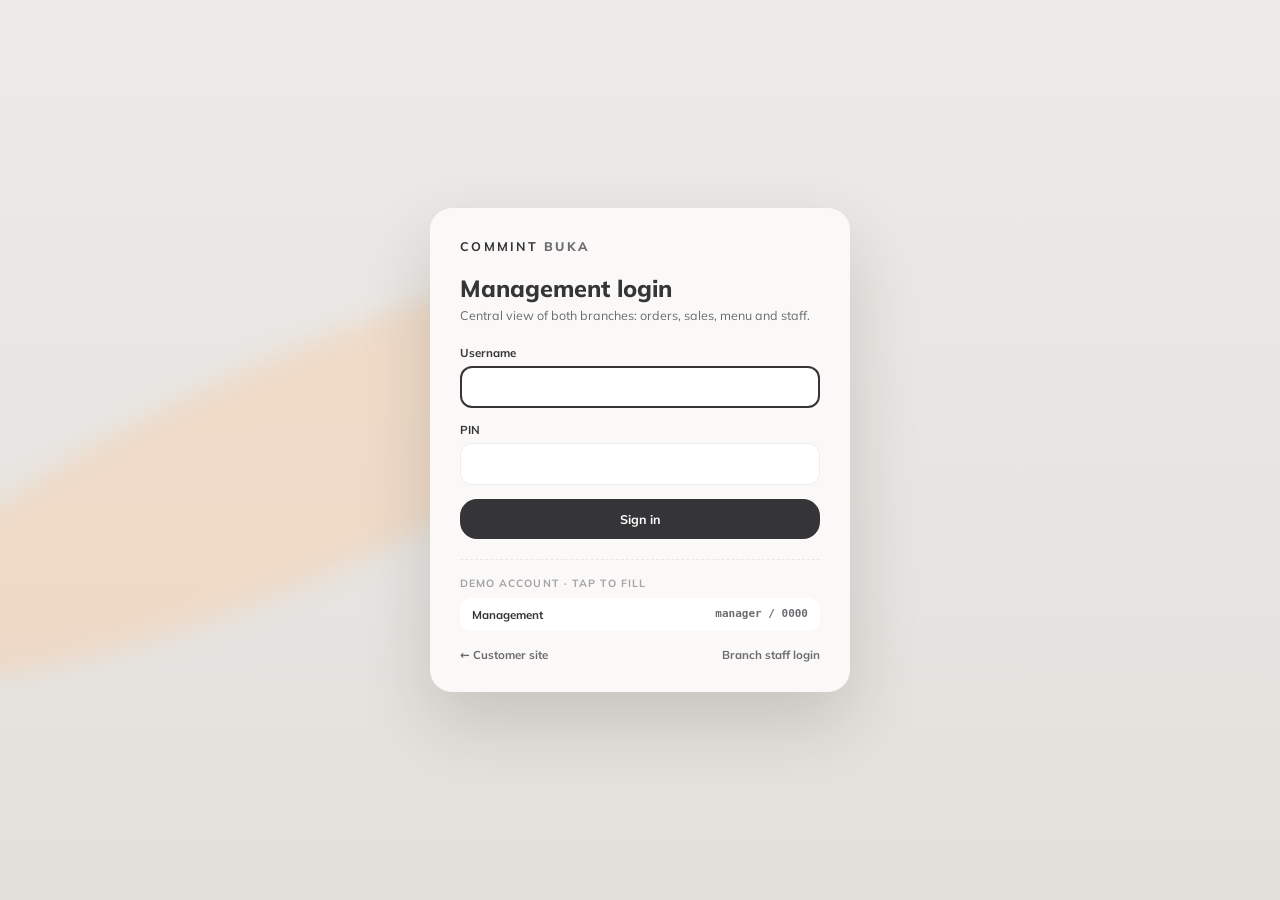
<file: admin.html>
<!DOCTYPE html>
<html lang="en">
<head>
<meta charset="UTF-8">
<meta name="viewport" content="width=device-width, initial-scale=1, viewport-fit=cover">
<title>Management · Commint Buka</title>
<link rel="preconnect" href="https://fonts.googleapis.com">
<link rel="preconnect" href="https://fonts.gstatic.com" crossorigin>
<link href="https://fonts.googleapis.com/css2?family=Mulish:wght@200;300;400;600;700;800;900&display=swap" rel="stylesheet">
<link rel="stylesheet" href="assets/app.css">
<link rel="stylesheet" href="assets/console.css">
</head>
<body class="console">

<!-- ============ Login ============ -->
<main class="login" id="loginView" hidden>
  <form class="login-card" id="loginForm" novalidate>
    <a class="brand" href="index.html" data-brand></a>
    <h1>Management login</h1>
    <p>Central view of both branches: orders, sales, menu and staff.</p>
    <div class="login-err" id="loginErr"></div>
    <label class="field"><span>Username</span><input class="input" id="lUser" autocomplete="username" autocapitalize="none"></label>
    <label class="field"><span>PIN</span><input class="input" id="lPin" type="password" inputmode="numeric" autocomplete="current-password"></label>
    <button class="btn block">Sign in</button>
    <div class="demo-acc">
      <p>Demo account · tap to fill</p>
      <button type="button" data-fill="manager|0000"><b>Management</b><code>manager / 0000</code></button>
    </div>
    <div class="login-links"><a href="index.html">← Customer site</a><a href="staff.html">Branch staff login</a></div>
  </form>
</main>

<!-- ============ App ============ -->
<div id="appView" hidden>
  <header class="topbar">
    <div class="topbar-in">
      <a class="brand" href="index.html" data-brand></a>
      <div class="where"><small>Management</small><span>Both branches</span></div>
      <div class="right">
        <a class="pill-btn hide-sm" href="index.html" target="_blank">Customer site ↗</a>
        <a class="pill-btn hide-sm" href="staff.html" target="_blank">Staff view ↗</a>
        <div class="who"><span class="av">M</span><div><span id="whoName"></span><small>Signed in</small></div></div>
        <button class="icon-btn" id="logout" aria-label="Sign out" title="Sign out"><svg viewBox="0 0 24 24"><path d="M15 4h4v16h-4M10 8l-4 4 4 4M6 12h10"/></svg></button>
      </div>
    </div>
  </header>
  <div class="admin">
    <nav class="sidenav" id="nav">
      <button data-view="overview"><svg viewBox="0 0 24 24"><path d="M4 13h6V4H4zM14 20h6v-9h-6zM4 20h6v-4H4zM14 4v4h6V4z"/></svg>Overview<span class="badge" id="alertBadge" hidden></span></button>
      <button data-view="orders"><svg viewBox="0 0 24 24"><path d="M6 3h12v18l-3-2-3 2-3-2-3 2z"/><path d="M9 8h6M9 12h6"/></svg>Orders</button>
      <button data-view="reports"><svg viewBox="0 0 24 24"><path d="M4 20V10M10 20V4M16 20v-7M22 20H2"/></svg>Sales reports</button>
      <button data-view="menu"><svg viewBox="0 0 24 24"><path d="M7 3v5a2 2 0 0 1-4 0V3M5 8v13M17 3c-2 0-3 2.5-3 5.5S15 12 17 12m0-9v18"/></svg>Menu &amp; prices</button>
      <button data-view="staff"><svg viewBox="0 0 24 24"><circle cx="9" cy="8" r="3.5"/><path d="M2.5 20c.8-3.5 3.4-5.5 6.5-5.5s5.7 2 6.5 5.5M16 4.5a3.5 3.5 0 0 1 0 7M18 14.5c2 .7 3.2 2.6 3.5 5.5"/></svg>Staff &amp; access</button>
      <button data-view="activity"><svg viewBox="0 0 24 24"><circle cx="12" cy="12" r="9"/><path d="M12 7v5l3 2"/></svg>Activity log</button>
      <button data-view="settings"><svg viewBox="0 0 24 24"><circle cx="12" cy="12" r="3"/><path d="M19.4 15a1.7 1.7 0 0 0 .3 1.8l.1.1a2 2 0 1 1-2.8 2.8l-.1-.1a1.7 1.7 0 0 0-1.8-.3 1.7 1.7 0 0 0-1 1.5V21a2 2 0 1 1-4 0v-.1a1.7 1.7 0 0 0-1.1-1.5 1.7 1.7 0 0 0-1.8.3l-.1.1a2 2 0 1 1-2.8-2.8l.1-.1a1.7 1.7 0 0 0 .3-1.8 1.7 1.7 0 0 0-1.5-1H3a2 2 0 1 1 0-4h.1a1.7 1.7 0 0 0 1.5-1.1 1.7 1.7 0 0 0-.3-1.8l-.1-.1a2 2 0 1 1 2.8-2.8l.1.1a1.7 1.7 0 0 0 1.8.3H9a1.7 1.7 0 0 0 1-1.5V3a2 2 0 1 1 4 0v.1a1.7 1.7 0 0 0 1 1.5 1.7 1.7 0 0 0 1.8-.3l.1-.1a2 2 0 1 1 2.8 2.8l-.1.1a1.7 1.7 0 0 0-.3 1.8V9a1.7 1.7 0 0 0 1.5 1H21a2 2 0 1 1 0 4h-.1a1.7 1.7 0 0 0-1.5 1z"/></svg>Settings</button>
      <div class="sep"></div>
      <button data-view="rush"><svg viewBox="0 0 24 24"><path d="M13 2 4 14h7l-1 8 9-12h-7z"/></svg>Rush test</button>
      <p class="foot">Demo prototype · data is stored in this browser only.</p>
    </nav>
    <main class="view" id="view"></main>
  </div>
</div>

<script src="assets/data.js"></script>
<script src="assets/store.js"></script>
<script src="assets/ui.js"></script>
<script src="assets/console.js"></script>
<script>
const { $, esc } = UI;
document.querySelectorAll("[data-brand]").forEach(e => e.innerHTML = UI.brandHTML());
const COL = { allen:"#353537", ikeja:"#e0457b" };
const BNAME = id => Store.branch(id).name;
const DAY = 864e5;
const startOfDay = (t = Date.now()) => { const d = new Date(t); d.setHours(0,0,0,0); return d.getTime(); };
let user = Store.session("manager"), view = "overview", rushing = false;

/* ---------- login ---------- */
$("loginForm").addEventListener("submit", e => {
  e.preventDefault();
  const r = Store.login($("lUser").value, $("lPin").value, "manager");
  if(r.error){ $("loginErr").textContent = r.error; $("loginErr").classList.add("show"); return; }
  user = r.user; start();
});
document.querySelectorAll("[data-fill]").forEach(b => b.addEventListener("click", () => { const [u, p] = b.dataset.fill.split("|"); $("lUser").value = u; $("lPin").value = p; }));
$("logout").addEventListener("click", () => { Store.logout("manager"); location.href = "admin.html"; });

function start(){
  $("loginView").hidden = true; $("appView").hidden = false;
  $("whoName").textContent = user.name;
  Console.init({ user:() => user });
  let t;
  Store.onChange(k => { if(rushing && view === "rush") return; clearTimeout(t); t = setTimeout(() => { if(!document.querySelector(".modal") && !isTyping()) show(view, true); badge(); }, 250); });
  setInterval(() => { if(!document.querySelector(".modal") && !isTyping() && (view === "overview" || view === "orders")) show(view, true); badge(); }, 20000);
  Console.startPrinterLoop();
  const h = location.hash.slice(1); show(VIEWS[h] ? h : "overview"); badge();
}
const isTyping = () => document.activeElement && document.activeElement.matches("input,textarea,select") && document.activeElement.closest("#view");
$("nav").addEventListener("click", e => { const b = e.target.closest("[data-view]"); if(b) show(b.dataset.view); });
function show(v, keepScroll){
  view = v; history.replaceState(null, "", "#" + v);
  document.querySelectorAll("#nav [data-view]").forEach(b => b.classList.toggle("on", b.dataset.view === v));
  const y = scrollY;
  const old = $("view"), fresh = old.cloneNode(false);          // fresh element = no stale listeners
  fresh.innerHTML = VIEWS[v](); old.replaceWith(fresh); (BIND[v] || (() => {}))();
  if(keepScroll) scrollTo(0, y); else scrollTo(0, 0);
}
function badge(){
  const n = Store.orders(o => Store.delayInfo(o).late || Store.printState(o) === "failed").length;
  $("alertBadge").hidden = !n; $("alertBadge").textContent = n;
}
const head = (title, sub, tools = "") => `<div class="view-head"><div><h1>${title}</h1>${sub ? `<p>${sub}</p>` : ""}</div><div class="tools">${tools}</div></div>`;
const seg = (id, opts, cur) => `<div class="seg" id="${id}" style="height:38px;padding:3px">${opts.map(([v, l]) => `<button data-v="${v}" class="${v === cur ? "on" : ""}" style="height:32px;padding:0 12px;font-size:11.5px">${l}</button>`).join("")}</div>`;
function onSeg(id, fn){ $(id).addEventListener("click", e => { const b = e.target.closest("[data-v]"); if(b) fn(b.dataset.v); }); }
const revenueOf = list => list.filter(o => o.status !== "cancelled" && o.payment.status === "paid").reduce((s, o) => s + o.total, 0);

/* =========================================================
   VIEWS
   ========================================================= */
const VIEWS = {}, BIND = {};

/* ---------- overview ---------- */
VIEWS.overview = () => {
  const all = Store.orders(), today = all.filter(o => o.createdAt >= startOfDay());
  const yday = all.filter(o => o.createdAt >= startOfDay() - DAY && o.createdAt < startOfDay());
  const by = b => today.filter(o => o.branch === b);
  const rev = revenueOf(today), revY = revenueOf(yday);
  const active = all.filter(Store.isOpen);
  const late = all.filter(o => Store.delayInfo(o).late), failed = all.filter(o => Store.printState(o) === "failed");
  const pr = Store.printers();
  const split = fn => `<div class="split">${Store.branches().map(b => `<span><i style="background:${COL[b.id]}"></i>${b.name} ${fn(b.id)}</span>`).join("")}</div>`;
  const liveCol = b => {
    const list = active.filter(o => o.branch === b).sort((x, y) => x.createdAt - y.createdAt);
    return `<section class="panel"><div class="panel-title"><h3><span style="display:inline-block;width:10px;height:10px;border-radius:3px;background:${COL[b]};margin-right:8px"></span>${BNAME(b)} · live queue</h3>
      <span class="pill-btn${pr[b] && pr[b].online === false ? " off" : ""}" style="height:28px"><span class="led"></span>Printer ${pr[b] && pr[b].online === false ? "offline" : "online"}</span></div>
      <div class="stat-strip">${["new","confirmed","preparing","ready","out"].map(s => { const n = list.filter(o => o.status === s).length; return n ? `<span class="tag ${Store.STATUS[s].tone}">${Store.STATUS[s].label} · ${n}</span>` : ""; }).join("") || `<span class="muted small">No active orders</span>`}</div>
      <div class="live-col">${list.map(o => { const l = Console.lateText(o); return `<div class="live-row" data-open="${o.id}"><span class="mono">${o.id}</span><span class="muted">${esc(o.customer.name)}</span><span class="r">${l ? `<span class="tag red">${l}</span>` : `<span class="muted small">${UI.ago(o.createdAt)}</span>`}${UI.statusTag(o.status)}</span></div>`; }).join("")}</div></section>`;
  };
  const acts = Store.activity().slice(0, 8);
  return head("Good " + (new Date().getHours() < 12 ? "morning" : new Date().getHours() < 17 ? "afternoon" : "evening"), `Live view of both branches · ${UI.date(Date.now())}`,
      `<button class="btn sm ghost" data-goto="reports">Sales reports</button><button class="btn sm" data-goto="rush">Run rush test</button>`)
    + `<div class="alerts">${late.length ? `<div class="alert red">${Console.ICON.warn}<span>${late.length} order${late.length > 1 ? "s" : ""} past the agreed time limit: ${late.map(o => `${o.id} (${BNAME(o.branch)}, ${Console.lateText(o).replace("Late · ", "")})`).join(", ")}</span><button class="btn sm danger" data-open="${late[0].id}">Open</button></div>` : ""}
      ${failed.length ? `<div class="alert red">${Console.ICON.print}<span>${failed.length} ticket${failed.length > 1 ? "s" : ""} failed to print (${failed.map(o => o.id).join(", ")}). Orders are retained.</span><button class="btn sm danger" data-open="${failed[0].id}">Open</button></div>` : ""}</div>`
    + `<div class="kpis">
      <div class="kpi"><small>Sales today</small><b>${naira(rev)}</b>${split(b => naira(revenueOf(by(b))))}</div>
      <div class="kpi"><small>Orders today</small><b>${today.length}</b>${split(b => by(b).length)}</div>
      <div class="kpi"><small>Active right now</small><b>${active.length}</b>${split(b => active.filter(o => o.branch === b).length)}</div>
      <div class="kpi"><small>Yesterday</small><b>${naira(revY)}</b><span>${yday.length} orders · ${rev >= revY ? "today is ahead" : naira(revY - rev) + " to match"}</span></div>
    </div>
    <div class="grid2">${liveCol("allen")}${liveCol("ikeja")}</div>
    <section class="panel"><div class="panel-title"><h3>Latest activity</h3><button class="btn sm ghost" data-goto="activity">Full log</button></div>
      <table class="t"><tbody>${acts.map(a => `<tr><td style="width:90px" class="muted">${UI.time(a.at)}</td><td style="width:150px"><b>${esc(a.by.name)}</b></td><td>${esc(a.text)}</td></tr>`).join("")}</tbody></table></section>`;
};

/* ---------- orders ---------- */
const OF = { branch:"all", status:"all", range:"today", q:"" };
function filteredOrders(){
  const from = { today:startOfDay(), "7d":startOfDay() - 6 * DAY, "30d":startOfDay() - 29 * DAY, all:0 }[OF.range];
  const q = OF.q.toLowerCase().replace(/\s/g, "");
  return Store.orders(o => o.createdAt >= from && (OF.branch === "all" || o.branch === OF.branch)
    && (OF.status === "all" || (OF.status === "active" ? Store.isOpen(o) : OF.status === "late" ? Store.delayInfo(o).late : o.status === OF.status))
    && (!q || (o.id + o.customer.name + o.customer.phone).toLowerCase().replace(/\s/g, "").includes(q)));
}
VIEWS.orders = () => {
  const list = filteredOrders();
  return head("Orders", "Every order from both branches. Click a row to manage it.", `<button class="btn sm ghost" id="exportOrders">Export to Excel</button>`)
    + `<div class="panel" style="padding:14px;margin-bottom:14px;display:flex;gap:10px;flex-wrap:wrap;align-items:center">
        ${seg("fBranch", [["all","Both branches"],["allen","Allen"],["ikeja","Ikeja"]], OF.branch)}
        ${seg("fRange", [["today","Today"],["7d","7 days"],["30d","30 days"],["all","All"]], OF.range)}
        <select class="select" id="fStatus" style="width:auto;height:38px">${[["all","All statuses"],["active","Active"],["late","Late"],...Object.entries(Store.STATUS).map(([k, v]) => [k, v.label])].map(([v, l]) => `<option value="${v}"${v === OF.status ? " selected" : ""}>${l}</option>`).join("")}</select>
        <label class="search-sm" style="margin-left:auto"><svg viewBox="0 0 24 24"><circle cx="10.5" cy="10.5" r="6.5"/><path d="M15.5 15.5 20 20"/></svg><input id="fQ" value="${esc(OF.q)}" placeholder="Order, name, phone"></label>
      </div>
      <section class="panel" style="padding:8px">
        <div class="table-wrap"><table class="t"><thead><tr><th>Order</th><th>Branch</th><th>Placed</th><th>Customer</th><th>Type</th><th>Status</th><th>Payment</th><th>Print</th><th class="num">Total</th></tr></thead><tbody>
        ${list.slice(0, 200).map(o => `<tr class="click" data-open="${o.id}"><td class="mono"><b>${o.id}</b></td><td>${BNAME(o.branch)}</td><td class="muted">${o.createdAt >= startOfDay() ? UI.time(o.createdAt) : UI.date(o.createdAt)}</td><td>${esc(o.customer.name)}</td><td>${UI.typeTag(o)}</td><td>${UI.statusTag(o.status)}${Store.delayInfo(o).late ? ' <span class="tag red">Late</span>' : ""}</td><td>${UI.payTag(o)}</td><td>${UI.printTag(o)}</td><td class="num"><b>${naira(o.total)}</b></td></tr>`).join("") || `<tr><td colspan="9" class="muted" style="text-align:center;padding:30px">No orders match these filters.</td></tr>`}
        </tbody></table></div>
        <p class="muted small" style="padding:10px 12px">${list.length} order${list.length === 1 ? "" : "s"} · ${naira(revenueOf(list))} paid${list.length > 200 ? " · showing the latest 200" : ""}</p>
      </section>`;
};
BIND.orders = () => {
  onSeg("fBranch", v => { OF.branch = v; show("orders", true); });
  onSeg("fRange", v => { OF.range = v; show("orders", true); });
  $("fStatus").onchange = e => { OF.status = e.target.value; show("orders", true); };
  $("fQ").oninput = e => { OF.q = e.target.value; clearTimeout(window._q); window._q = setTimeout(() => { show("orders", true); const i = $("fQ"); i.focus(); i.setSelectionRange(i.value.length, i.value.length); }, 250); };
  $("exportOrders").onclick = () => exportOrders(filteredOrders(), "orders");
};
function exportOrders(list, name){
  UI.downloadCSV(`commint-buka-${name}-${new Date().toISOString().slice(0, 10)}.csv`, [
    ["Order number","Branch","Date","Time","Type","Customer","Phone","Area","Address","Items","Subtotal","Delivery fee","Total","Payment","Status","Cancel reason","Completed at"],
    ...list.map(o => [o.id, BNAME(o.branch), UI.date(o.createdAt), UI.time(o.createdAt), o.type, o.customer.name, o.customer.phone, o.address ? o.address.area : "", o.address ? o.address.street : "",
      o.items.map(i => `${i.qty}x ${i.name}${UI.optsText(i.sel) ? " (" + UI.optsText(i.sel) + ")" : ""}`).join("; "), o.subtotal, o.fee, o.total, o.payment.status, Store.STATUS[o.status].label, o.cancelReason,
      o.status === "completed" ? UI.dateTime(o.statusAt) : ""])
  ]);
  UI.toast("Excel file downloaded");
}

/* ---------- reports ---------- */
const RP = { period:"daily", branch:"all" };
function buckets(){
  const now = new Date(), out = [];
  if(RP.period === "daily") for(let i = 13; i >= 0; i--){ const s = startOfDay() - i * DAY; out.push({ s, e:s + DAY, label:new Date(s).toLocaleDateString("en-NG", { day:"numeric", month:"short" }), short:new Date(s).toLocaleDateString("en-NG", { weekday:"short" }).slice(0, 2) + " " + new Date(s).getDate() }); }
  if(RP.period === "weekly"){ const d = new Date(startOfDay()); const mon = d.getTime() - ((d.getDay() + 6) % 7) * DAY; for(let i = 7; i >= 0; i--){ const s = mon - i * 7 * DAY; out.push({ s, e:s + 7 * DAY, label:"Week of " + new Date(s).toLocaleDateString("en-NG", { day:"numeric", month:"short" }), short:new Date(s).toLocaleDateString("en-NG", { day:"numeric", month:"short" }) }); } }
  if(RP.period === "monthly") for(let i = 5; i >= 0; i--){ const s = new Date(now.getFullYear(), now.getMonth() - i, 1).getTime(), e = new Date(now.getFullYear(), now.getMonth() - i + 1, 1).getTime(); out.push({ s, e, label:new Date(s).toLocaleDateString("en-NG", { month:"long", year:"numeric" }), short:new Date(s).toLocaleDateString("en-NG", { month:"short" }) }); }
  return out;
}
function barChart(rows, branches){
  const W = 760, H = 260, L = 56, B = 30, T = 12, max = Math.max(1, ...rows.flatMap(r => branches.map(b => r[b])));
  const nice = Math.pow(10, Math.floor(Math.log10(max))), top = Math.ceil(max / nice) * nice;
  const gw = (W - L) / rows.length, bw = Math.min(26, (gw - 10) / branches.length);
  const y = v => T + (H - T - B) * (1 - v / top);
  let svg = `<svg class="chart" viewBox="0 0 ${W} ${H}" role="img" aria-label="Sales chart"><g class="grid">`;
  for(let i = 0; i <= 4; i++){ const v = top * i / 4; svg += `<line x1="${L}" x2="${W}" y1="${y(v)}" y2="${y(v)}"/><text x="${L - 8}" y="${y(v) + 4}" text-anchor="end">${v >= 1e6 ? (v / 1e6).toFixed(1) + "m" : v >= 1e3 ? Math.round(v / 1e3) + "k" : v}</text>`; }
  svg += `</g>`;
  rows.forEach((r, i) => {
    const x0 = L + i * gw + (gw - bw * branches.length) / 2;
    branches.forEach((b, j) => { const h = H - B - y(r[b]); svg += `<rect class="bar" x="${x0 + j * bw}" y="${y(r[b])}" width="${bw - 3}" height="${Math.max(0, h)}" rx="4" fill="${COL[b]}"><title>${BNAME(b)} · ${r.label}: ${naira(r[b])}</title></rect>`; });
    svg += `<text x="${L + i * gw + gw / 2}" y="${H - 10}" text-anchor="middle">${r.short}</text>`;
  });
  return svg + `</svg>`;
}
function reportData(){
  const bs = buckets(), all = Store.orders(o => o.createdAt >= bs[0].s && o.createdAt < bs[bs.length - 1].e);
  const scope = RP.branch === "all" ? ["allen","ikeja"] : [RP.branch];
  const inScope = all.filter(o => scope.includes(o.branch));
  const rows = bs.map(bk => { const r = { label:bk.label, short:bk.short, orders:0 }; scope.forEach(b => { const l = all.filter(o => o.branch === b && o.createdAt >= bk.s && o.createdAt < bk.e); r[b] = revenueOf(l); r[b + "_n"] = l.filter(o => o.status !== "cancelled").length; r.orders += r[b + "_n"]; }); r.total = scope.reduce((s, b) => s + r[b], 0); return r; });
  return { bs, all, scope, inScope, rows };
}
VIEWS.reports = () => {
  const { all, scope, inScope, rows } = reportData();
  const good = inScope.filter(o => o.status !== "cancelled"), rev = revenueOf(inScope);
  const cancelled = inScope.filter(o => o.status === "cancelled").length;
  /* best sellers */
  const agg = {};
  good.forEach(o => o.items.forEach(i => { agg[i.id] = agg[i.id] || { id:i.id, name:i.name, qty:0, rev:0 }; agg[i.id].qty += i.qty; agg[i.id].rev += i.total; }));
  const best = Object.values(agg).sort((a, b) => b.qty - a.qty).slice(0, 8), maxQ = best.length ? best[0].qty : 1;
  /* branch comparison */
  const stat = b => { const l = all.filter(o => o.branch === b), g = l.filter(o => o.status !== "cancelled"), done = l.filter(o => o.status === "completed");
    return { rev:revenueOf(l), n:g.length, aov:g.length ? revenueOf(l) / g.length : 0, cancel:l.length ? l.filter(o => o.status === "cancelled").length / l.length * 100 : 0,
      mins:done.length ? done.reduce((s, o) => s + (o.statusAt - o.createdAt), 0) / done.length / 60000 : 0, del:g.length ? g.filter(o => o.type === "delivery").length / g.length * 100 : 0 }; };
  const A = stat("allen"), K = stat("ikeja");
  const vs = (label, a, k, fmt, lowerIsBetter) => { const aw = lowerIsBetter ? a < k : a > k; return `<div class="vs"><div class="l ${aw ? "win" : ""}">${fmt(a)}</div><span>${label}</span><div class="r ${!aw && a !== k ? "win" : ""}">${fmt(k)}</div></div>`; };
  const periodName = { daily:"last 14 days", weekly:"last 8 weeks", monthly:"last 6 months" }[RP.period];
  return head("Sales reports", `Branch-level and combined sales · ${periodName}`, `${seg("rBranch", [["all","Combined"],["allen","Allen"],["ikeja","Ikeja"]], RP.branch)}${seg("rPeriod", [["daily","Daily"],["weekly","Weekly"],["monthly","Monthly"]], RP.period)}<button class="btn sm ghost" id="exportSummary">Export summary</button><button class="btn sm" id="exportDetail">Export orders</button>`)
    + `<div class="kpis">
        <div class="kpi"><small>Sales</small><b>${naira(rev)}</b><span>${periodName}</span></div>
        <div class="kpi"><small>Orders</small><b>${good.length.toLocaleString()}</b><span>${cancelled} cancelled</span></div>
        <div class="kpi"><small>Average order</small><b>${naira(good.length ? rev / good.length : 0)}</b><span>per paid order</span></div>
        <div class="kpi"><small>Delivery share</small><b>${good.length ? Math.round(good.filter(o => o.type === "delivery").length / good.length * 100) : 0}%</b><span>of orders</span></div>
      </div>
      <section class="panel" style="margin-bottom:18px"><div class="panel-title"><h3>Sales by ${RP.period === "daily" ? "day" : RP.period === "weekly" ? "week" : "month"}</h3>
        <div class="legend">${scope.map(b => `<span><i style="background:${COL[b]}"></i>${BNAME(b)}</span>`).join("")}</div></div>
        ${barChart(rows, scope)}
        <div class="table-wrap" style="margin-top:12px"><table class="t"><thead><tr><th>Period</th>${scope.map(b => `<th class="num">${BNAME(b)}</th>`).join("")}${scope.length > 1 ? `<th class="num">Combined</th>` : ""}<th class="num">Orders</th></tr></thead><tbody>
          ${rows.slice().reverse().map(r => `<tr><td>${r.label}</td>${scope.map(b => `<td class="num">${naira(r[b])}</td>`).join("")}${scope.length > 1 ? `<td class="num"><b>${naira(r.total)}</b></td>` : ""}<td class="num">${r.orders}</td></tr>`).join("")}
        </tbody></table></div></section>
      <div class="grid2">
        <section class="panel"><div class="panel-title"><h3>Best-selling items</h3><span class="muted small">${RP.branch === "all" ? "Both branches" : BNAME(RP.branch)}</span></div>
          ${best.map(x => `<div class="hbar"><div class="mini-plate">${UI.plate(byId(x.id).img, x.name)}</div><div><b>${esc(x.name)}</b><div class="track"><i style="width:${x.qty / maxQ * 100}%"></i></div></div><div class="num"><b>${x.qty}</b><br><span class="muted small">${naira(x.rev)}</span></div></div>`).join("") || `<p class="muted">No sales in this period.</p>`}
        </section>
        <section class="panel"><div class="panel-title"><h3>Branch comparison</h3><span class="muted small">${periodName}</span></div>
          <div class="vs" style="border-bottom:1px solid var(--line)"><div class="l" style="color:${COL.allen}">Allen</div><span></span><div class="r" style="color:${COL.ikeja}">Ikeja</div></div>
          ${vs("Sales", A.rev, K.rev, naira)}${vs("Orders", A.n, K.n, v => v.toLocaleString())}${vs("Avg order", A.aov, K.aov, naira)}
          ${vs("Placed → done", A.mins, K.mins, v => Math.round(v) + " min", true)}${vs("Cancelled", A.cancel, K.cancel, v => v.toFixed(1) + "%", true)}${vs("Delivery share", A.del, K.del, v => Math.round(v) + "%")}
        </section>
      </div>`;
};
BIND.reports = () => {
  onSeg("rBranch", v => { RP.branch = v; show("reports", true); });
  onSeg("rPeriod", v => { RP.period = v; show("reports", true); });
  $("exportSummary").onclick = () => { const { rows, scope } = reportData(); UI.downloadCSV(`commint-buka-sales-${RP.period}-${new Date().toISOString().slice(0, 10)}.csv`, [["Period", ...scope.map(b => BNAME(b) + " sales"), ...scope.map(b => BNAME(b) + " orders"), "Combined sales", "Orders"], ...rows.map(r => [r.label, ...scope.map(b => r[b]), ...scope.map(b => r[b + "_n"]), r.total, r.orders])]); UI.toast("Excel file downloaded"); };
  $("exportDetail").onclick = () => exportOrders(reportData().inScope, "orders-" + RP.period);
};

/* ---------- menu ---------- */
VIEWS.menu = () => {
  const ov = Store.overrides();
  const cell = (b, m) => { const it = Store.itemFor(b, m.id); return `<td><input class="price-in${it.price !== m.base ? " changed" : ""}" data-price="${b}|${m.id}" value="${it.price}" inputmode="numeric" aria-label="${BNAME(b)} price for ${esc(m.name)}"></td>
      <td><span class="avail"><button class="switch" role="switch" aria-checked="${it.available}" data-avail="${b}|${m.id}" aria-label="${BNAME(b)}: ${esc(m.name)} available"></button>${it.available ? "On" : `<span style="color:var(--red)">Sold out</span>`}</span></td>`; };
  return head("Menu & prices", "Each branch has its own prices and availability. Changes go live on the customer site instantly.", `<span class="tag pink plain">Pink border = differs from standard price</span>`)
    + `<section class="panel" style="padding:8px"><div class="table-wrap"><table class="t"><thead>
        <tr><th></th><th>Item</th><th class="num">Standard</th><th colspan="2" style="color:${COL.allen}">Allen</th><th colspan="2" style="color:${COL.ikeja}">Ikeja</th><th></th></tr></thead><tbody>
        ${MENU.map(m => `<tr class="menu-row"><td style="width:56px"><div class="mini-plate">${UI.plate(m.img, m.name)}</div></td><td><b>${esc(m.name)}</b><br><span class="muted small">${m.cat}</span></td><td class="num muted">${naira(m.base)}</td>${cell("allen", m)}${cell("ikeja", m)}<td><button class="btn sm ghost" data-edit="${m.id}">Edit…</button></td></tr>`).join("")}
      </tbody></table></div></section>
      <p class="muted small" style="margin-top:12px">Marking an item sold out at one branch does not affect the other branch. Use “Edit…” to change both at once.</p>`;
};
BIND.menu = () => {
  $("view").addEventListener("change", e => {
    const p = e.target.closest("[data-price]"); if(!p) return;
    const [b, id] = p.dataset.price.split("|"), v = Math.round(+String(p.value).replace(/[^\d]/g, ""));
    if(!v || v < 50){ UI.toast("Enter a valid price"); show("menu", true); return; }
    Store.setMenuItem([b], id, { price:v }, user); UI.toast(`${byId(id).name}: ${naira(v)} at ${BNAME(b)}`);
  });
  $("view").addEventListener("click", async e => {
    const a = e.target.closest("[data-avail]");
    if(a){ const [b, id] = a.dataset.avail.split("|"), on = a.getAttribute("aria-checked") === "true"; Store.setMenuItem([b], id, { available:!on }, user); UI.toast(`${byId(id).name} ${on ? "sold out" : "available again"} at ${BNAME(b)} only`); return; }
    const ed = e.target.closest("[data-edit]"); if(!ed) return;
    const m = byId(ed.dataset.edit), A = Store.itemFor("allen", m.id);
    const r = await UI.dialog({ title:"Edit " + m.name, body:"Choose which branch the change applies to.", ok:"Apply change", fields:[
      { name:"scope", label:"Apply to", type:"select", value:"both", options:[["both","Both branches"],["allen","Allen only"],["ikeja","Ikeja only"]] },
      { name:"price", label:"Price (₦)", type:"number", value:A.price, required:true, validate:v => +v >= 50 ? "" : "Enter a valid price" },
      { name:"available", label:"Available to order", type:"check", value:A.available }
    ]});
    if(!r) return;
    const bs = r.scope === "both" ? ["allen","ikeja"] : [r.scope];
    Store.setMenuItem(bs, m.id, { price:r.price, available:r.available }, user);
    UI.toast(`${m.name} updated for ${bs.map(BNAME).join(" & ")}`);
  });
};

/* ---------- staff ---------- */
VIEWS.staff = () => head("Staff & access", "Branch staff only see their own branch unless you give them access to both.", `<button class="btn sm" id="addUser">Add account</button>`)
  + `<section class="panel" style="padding:8px"><div class="table-wrap"><table class="t"><thead><tr><th>Name</th><th>Username</th><th>Role</th><th>Branch access</th><th>Status</th><th></th></tr></thead><tbody>
    ${Store.users().map(u => `<tr><td><b>${esc(u.name)}</b></td><td class="mono">${esc(u.username)}</td><td>${u.role === "manager" ? `<span class="tag dark plain">Management</span>` : `<span class="tag plain">Branch staff</span>`}</td>
      <td>${u.role === "manager" ? "All branches" : u.branches.map(BNAME).join(" & ")}${u.role !== "manager" && u.branches.length > 1 ? ' <span class="tag amber plain">Extra access</span>' : ""}</td>
      <td>${u.active ? `<span class="tag green">Active</span>` : `<span class="tag grey">Deactivated</span>`}</td>
      <td class="num"><button class="btn sm ghost" data-user="${u.id}">Edit</button></td></tr>`).join("")}
    </tbody></table></div></section>
    <p class="lock-note" style="margin-top:12px">${Console.ICON.lock} Every sign-in and account change is recorded in the activity log.</p>`;
BIND.staff = () => {
  const edit = async u => {
    const isNew = !u; u = u || { name:"", username:"", pin:"", role:"staff", branches:["allen"], active:true };
    const r = await UI.dialog({ title:isNew ? "Add account" : "Edit " + u.name, ok:isNew ? "Create account" : "Save changes", fields:[
      { name:"name", label:"Full name", value:u.name, required:true },
      { name:"username", label:"Username", value:u.username, required:true, validate:v => Store.users().some(x => x.username.toLowerCase() === v.toLowerCase() && x.id !== u.id) ? "Username already taken" : "" },
      { name:"pin", label:"4-digit PIN", value:u.pin, required:true, validate:v => /^\d{4}$/.test(v) ? "" : "Use exactly 4 digits" },
      { name:"role", label:"Role", type:"select", value:u.role, options:[["staff","Branch staff"],["manager","Management"]] },
      { name:"branches", label:"Branch access", type:"checks", value:u.branches, required:true, options:[["allen","Allen"],["ikeja","Ikeja"]] },
      { name:"active", label:"Account active", type:"check", value:u.active }
    ]});
    if(!r) return;
    if(!isNew && u.id === user.id && (!r.active || r.role !== "manager")){ UI.toast("You can't remove your own management access"); return; }
    Store.saveUser(Object.assign({}, u, r, { branches:r.role === "manager" ? ["allen","ikeja"] : r.branches }), user);
    UI.toast(isNew ? "Account created" : "Account updated"); show("staff", true);
  };
  $("addUser").onclick = () => edit(null);
  $("view").addEventListener("click", e => { const b = e.target.closest("[data-user]"); if(b) edit(Store.users().find(u => u.id === b.dataset.user)); });
};

/* ---------- activity ---------- */
const AF = { kind:"all", branch:"all" };
VIEWS.activity = () => {
  const groups = { all:"Everything", order:"Orders", print:"Printing", menu:"Menu & prices", access:"Logins & accounts", settings:"Settings" };
  const match = a => AF.kind === "all" || (AF.kind === "order" ? ["status","cancel"].includes(a.kind) : AF.kind === "print" ? ["print","reprint","printer"].includes(a.kind) : AF.kind === "access" ? ["login","user"].includes(a.kind) : a.kind === AF.kind);
  const list = Store.activity().filter(a => match(a) && (AF.branch === "all" || a.branch === AF.branch || a.branch === "both" || String(a.branch).includes(AF.branch)));
  return head("Activity log", "Automatic, protected record of every status change, print, menu edit and login.", `<button class="btn sm ghost" id="exportLog">Export to Excel</button>`)
    + `<div class="panel" style="padding:14px;margin-bottom:14px;display:flex;gap:10px;flex-wrap:wrap">
        <div class="chips">${Object.entries(groups).map(([k, l]) => `<button class="chip${AF.kind === k ? " on" : ""}" data-kind="${k}">${l}</button>`).join("")}</div>
        <div style="margin-left:auto">${seg("aBranch", [["all","Both"],["allen","Allen"],["ikeja","Ikeja"]], AF.branch)}</div></div>
      <section class="panel" style="padding:8px"><div class="table-wrap"><table class="t"><thead><tr><th>When</th><th>Who</th><th>Branch</th><th>What happened</th></tr></thead><tbody>
        ${list.slice(0, 300).map(a => `<tr${a.order ? ` class="click" data-open="${a.order}"` : ""}><td class="muted" style="white-space:nowrap">${UI.dateTime(a.at)}</td><td><b>${esc(a.by.name)}</b>${a.by.role && a.by.role !== "customer" && a.by.role !== "system" ? `<br><span class="muted small">${a.by.role}</span>` : ""}</td><td>${a.branch === "both" ? "Both" : String(a.branch).split(",").map(b => Store.branch(b) ? BNAME(b) : b).join(", ")}</td><td>${esc(a.text)}</td></tr>`).join("")}
      </tbody></table></div><p class="lock-note" style="padding:8px 12px">${Console.ICON.lock} Read-only. Nobody, including management, can edit or delete entries.</p></section>`;
};
BIND.activity = () => {
  $("view").addEventListener("click", e => { const k = e.target.closest("[data-kind]"); if(k){ AF.kind = k.dataset.kind; show("activity", true); } });
  onSeg("aBranch", v => { AF.branch = v; show("activity", true); });
  $("exportLog").onclick = () => { UI.downloadCSV("commint-buka-activity.csv", [["Date","Time","Who","Role","Branch","Order","Event"], ...Store.activity().map(a => [UI.date(a.at), UI.time(a.at), a.by.name, a.by.role || "", a.branch, a.order, a.text])]); UI.toast("Excel file downloaded"); };
};

/* ---------- settings ---------- */
VIEWS.settings = () => {
  const d = Store.delays(), S = Store.STATUS;
  const zones = b => `<section class="panel"><div class="panel-title"><h3>${BNAME(b)} · delivery zones</h3><button class="btn sm ghost" data-addzone="${b}">Add area</button></div>
    <table class="t"><thead><tr><th>Area</th><th class="num">Fee (₦)</th><th>Time</th><th></th></tr></thead><tbody id="z-${b}">
    ${Store.branch(b).zones.map(z => `<tr><td><input class="input" style="height:36px" value="${esc(z.area)}" data-z="area"></td><td class="num"><input class="price-in" value="${z.fee}" data-z="fee"></td><td><input class="input" style="height:36px;width:110px" value="${esc(z.eta)}" data-z="eta"></td><td><button class="icon-btn" data-delzone aria-label="Remove">${Console.ICON.close}</button></td></tr>`).join("")}
    </tbody></table><div style="margin-top:12px;text-align:right"><button class="btn sm" data-savezones="${b}">Save ${BNAME(b)} zones</button></div></section>`;
  return head("Settings", "Delay limits and delivery areas. Changes apply immediately.")
    + `<section class="panel" style="margin-bottom:18px"><div class="panel-title"><h3>Delay alerts</h3><span class="muted small">Flag an order when it stays in a stage longer than:</span></div>
      <div style="display:grid;grid-template-columns:repeat(auto-fill,minmax(170px,1fr));gap:12px">
        ${Object.keys(Store.delays()).map(k => `<label class="field" style="margin:0"><span>${S[k].label}</span><div style="display:flex;align-items:center;gap:8px"><input class="input" data-delay="${k}" value="${d[k]}" inputmode="numeric" style="width:90px"> <span class="muted small">minutes</span></div></label>`).join("")}
      </div><div style="margin-top:14px;text-align:right"><button class="btn sm" id="saveDelays">Save delay limits</button></div>
      <p class="muted small">Tip for the demo: set “Confirmed” to 1 minute, confirm an order, and watch it get flagged on both dashboards.</p></section>
      <div class="grid2">${zones("allen")}${zones("ikeja")}</div>
      <section class="panel"><div class="panel-title"><h3>Demo data</h3></div>
        <p class="muted" style="font-size:12.5px;margin-bottom:12px">Restore the sample orders, menu, accounts and settings. Useful before showing the demo to someone new.</p>
        <button class="btn danger" id="resetDemo">Reset demo data</button></section>`;
};
BIND.settings = () => {
  $("saveDelays").onclick = () => {
    const delays = {}; let bad = false;
    document.querySelectorAll("[data-delay]").forEach(i => { const v = +i.value; if(!(v >= 1 && v <= 600)) bad = true; delays[i.dataset.delay] = v; });
    if(bad){ UI.toast("Use minutes between 1 and 600"); return; }
    Store.saveSettings({ delays }, user, "Delay limits changed: " + Object.entries(delays).map(([k, v]) => `${Store.STATUS[k].label} ${v} min`).join(", "));
    UI.toast("Delay limits saved");
  };
  $("view").addEventListener("click", async e => {
    const add = e.target.closest("[data-addzone]");
    if(add){ $("z-" + add.dataset.addzone).insertAdjacentHTML("beforeend", `<tr><td><input class="input" style="height:36px" data-z="area" placeholder="Area name"></td><td class="num"><input class="price-in" data-z="fee" value="1000"></td><td><input class="input" style="height:36px;width:110px" data-z="eta" value="30–45 min"></td><td><button class="icon-btn" data-delzone aria-label="Remove">${Console.ICON.close}</button></td></tr>`); return; }
    const del = e.target.closest("[data-delzone]"); if(del){ del.closest("tr").remove(); return; }
    const sv = e.target.closest("[data-savezones]");
    if(sv){
      const b = sv.dataset.savezones, rows = [...$("z-" + b).querySelectorAll("tr")].map(tr => ({ area:tr.querySelector('[data-z="area"]').value.trim(), fee:+tr.querySelector('[data-z="fee"]').value.replace(/[^\d]/g, ""), eta:tr.querySelector('[data-z="eta"]').value.trim() || "30–45 min" }));
      if(!rows.length || rows.some(z => !z.area || !(z.fee >= 0))){ UI.toast("Every area needs a name and a fee"); return; }
      const zones = Object.assign({}, Store.settings().zones, { [b]:rows });
      Store.saveSettings({ zones }, user, `${BNAME(b)} delivery zones updated: ${rows.map(z => z.area + " " + naira(z.fee)).join(", ")}`);
      UI.toast(`${BNAME(b)} delivery zones saved`);
      return;
    }
    if(e.target.closest("#resetDemo")){
      const ok = await UI.dialog({ title:"Reset demo data?", body:"All orders placed during the demo, menu changes, accounts and settings go back to the starting sample data.", ok:"Reset everything", okClass:"rose" });
      if(ok){ Store.reset(); Store.logout("manager"); location.href = "admin.html"; }
    }
  });
};

/* ---------- rush test ---------- */
VIEWS.rush = () => head("Rush test", "Acceptance check from the proposal: 30 orders in five minutes must not be lost or misrouted.")
  + `<div class="rush-box">
      <section class="panel">
        <div class="panel-title"><h3>Run the test</h3></div>
        <p class="muted" style="font-size:12.5px;line-height:1.6;margin-bottom:14px">Fires orders at random to both branches, then checks that every order exists exactly once and sits in the right branch's queue. Open <a href="staff.html" target="_blank" style="color:var(--rose);font-weight:700">the staff dashboard</a> as Allen and Ikeja in two other tabs to watch them arrive and print.</p>
        <div class="row2">
          <label class="field"><span>Number of orders</span><input class="input" id="rN" value="30" inputmode="numeric"></label>
          <label class="field"><span>Spread over</span><select class="select" id="rT"><option value="20000">20 seconds (fast demo)</option><option value="60000" selected>1 minute</option><option value="300000">5 minutes (real time)</option></select></label>
        </div>
        <button class="btn block" id="rGo">Start rush test</button>
        <div class="progress"><i id="rBar"></i></div>
        <div class="result" id="rCount">
          <div><b id="cAll">0</b><small>Created</small></div><div><b id="cAl" style="color:${COL.allen}">0</b><small>Allen</small></div><div><b id="cIk" style="color:${COL.ikeja}">0</b><small>Ikeja</small></div>
        </div>
        <div id="rResult"></div>
      </section>
      <section class="panel"><div class="panel-title"><h3>Live feed</h3><span class="muted small" id="rStatus">Waiting to start</span></div><div class="feed" id="rFeed"><p class="muted small">Orders will appear here as they are placed.</p></div></section>
    </div>`;
BIND.rush = () => {
  $("rGo").onclick = async () => {
    const n = Math.max(1, Math.min(100, +$("rN").value || 30)), ms = +$("rT").value;
    rushing = true; $("rGo").disabled = true; $("rResult").innerHTML = ""; $("rFeed").innerHTML = "";
    let al = 0, ik = 0; const t0 = Date.now();
    Store.log(user, "settings", `Rush test started: ${n} orders over ${Math.round(ms / 1000)} s`, "both");
    const made = await Store.rush(n, ms, (i, o) => {
      o.branch === "allen" ? al++ : ik++;
      $("cAll").textContent = i; $("cAl").textContent = al; $("cIk").textContent = ik;
      $("rBar").style.width = (i / n * 100) + "%"; $("rStatus").textContent = `${i} of ${n} · ${Math.round((Date.now() - t0) / 1000)} s`;
      $("rFeed").insertAdjacentHTML("afterbegin", `<div><span class="muted">${UI.time(o.createdAt)}</span><b class="mono">${o.id}</b><span style="color:${COL[o.branch]};font-weight:700">→ ${BNAME(o.branch)}</span><span class="muted" style="margin-left:auto">${naira(o.total)}</span></div>`);
    });
    const r = Store.verifyRush(made);
    Store.log(user, "settings", `Rush test finished: ${r.total} orders, ${r.lost} lost, ${r.misrouted} misrouted, ${r.dupes} duplicates`, "both");
    $("rStatus").textContent = `Finished in ${Math.round((Date.now() - t0) / 1000)} s`;
    $("rResult").innerHTML = `<div class="result"><div class="${r.lost ? "bad" : "ok"}"><b>${r.lost}</b><small>Lost</small></div><div class="${r.misrouted ? "bad" : "ok"}"><b>${r.misrouted}</b><small>Misrouted</small></div><div class="${r.dupes ? "bad" : "ok"}"><b>${r.dupes}</b><small>Duplicates</small></div></div>
      ${!r.lost && !r.misrouted && !r.dupes ? `<div class="pass"><svg viewBox="0 0 24 24"><path d="M5 12.5l4.5 4.5L19 7.5"/></svg>Passed: all ${r.total} orders stored once and routed to the right branch (Allen ${r.byBranch.allen}, Ikeja ${r.byBranch.ikeja}).</div>` : `<div class="alert red">Some orders failed the check.</div>`}`;
    $("rGo").disabled = false; rushing = false; badge();
  };
};

/* order drawer from anywhere */
document.addEventListener("click", e => {
  const o = e.target.closest("[data-open]"); if(o && !e.target.closest("[data-act]")){ Console.open(o.dataset.open); return; }
  const g = e.target.closest("[data-goto]"); if(g) show(g.dataset.goto);
});

if(user) start(); else { $("loginView").hidden = false; $("lUser").focus(); }
</script>
</body>
</html>
</file>
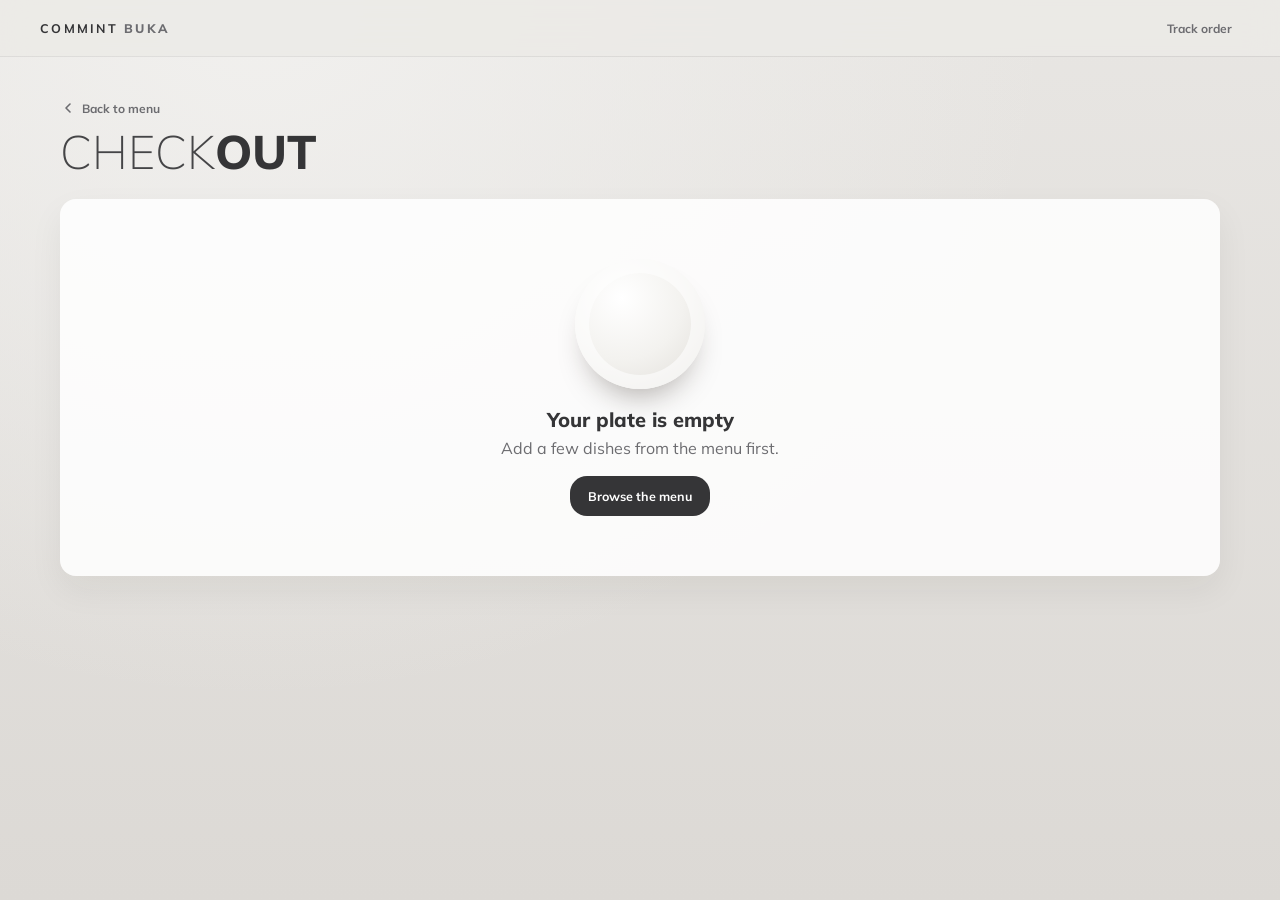
<file: checkout.html>
<!DOCTYPE html>
<html lang="en">
<head>
<meta charset="UTF-8">
<meta name="viewport" content="width=device-width, initial-scale=1, viewport-fit=cover">
<title>Checkout · Commint Buka</title>
<link rel="preconnect" href="https://fonts.googleapis.com">
<link rel="preconnect" href="https://fonts.gstatic.com" crossorigin>
<link href="https://fonts.googleapis.com/css2?family=Mulish:wght@200;300;400;600;700;800;900&display=swap" rel="stylesheet">
<link rel="stylesheet" href="assets/app.css">
<style>
  .page{padding:clamp(24px,4vw,44px) 0 80px}
  .head{display:flex;align-items:flex-end;justify-content:space-between;gap:16px;flex-wrap:wrap;margin-bottom:24px}
  .head .sec-title{font-size:clamp(27px,4vw,47px)}
  .back{display:inline-flex;align-items:center;gap:6px;font-size:12px;font-weight:700;color:var(--ink-soft)}
  .back svg{width:16px;height:16px;fill:none;stroke:currentColor;stroke-width:2.4;stroke-linecap:round;stroke-linejoin:round}
  .back:hover{color:var(--ink)}
  .grid{display:grid;grid-template-columns:minmax(0,1fr) 380px;gap:22px;align-items:start}
  .steps{display:grid;gap:16px}
  .step-h{display:flex;align-items:center;gap:12px;margin-bottom:16px}
  .step-h .n{width:30px;height:30px;border-radius:50%;background:var(--ink);color:#fff;display:grid;place-items:center;font-size:11.5px;font-weight:800;flex:none}
  .step-h h2{font-size:15.5px}
  .step-h p{font-size:11.5px;color:var(--ink-soft)}
  .type-seg{grid-auto-columns:1fr;height:auto}
  .type-seg button{height:auto;padding:14px 10px;display:flex;flex-direction:column;align-items:center;gap:4px}
  .type-seg button small{font-size:10.5px;font-weight:700;color:var(--ink-faint)}
  .type-seg button.on small{color:var(--ink-soft)}
  .pickup-box{display:flex;gap:14px;align-items:flex-start;padding:16px;border-radius:16px;background:#fff}
  .pickup-box b{display:block;font-size:13.5px}
  .pickup-box p{font-size:11.5px;color:var(--ink-soft);line-height:1.5;margin-top:2px}
  .badge-br{width:42px;height:42px;border-radius:14px;display:grid;place-items:center;font-weight:800;background:linear-gradient(135deg,#f9c9dc,#f2a8c6);color:#3a2230;flex:none}
  .pay-steps{list-style:none;display:grid;gap:10px;margin-top:16px;counter-reset:s}
  .pay-steps li{counter-increment:s;display:flex;gap:12px;align-items:flex-start;font-size:12px;line-height:1.5}
  .pay-steps li::before{content:counter(s);width:22px;height:22px;border-radius:50%;background:var(--pink-soft);color:var(--rose);font-size:11px;font-weight:800;display:grid;place-items:center;flex:none}
  .summary{position:sticky;top:calc(var(--nav-h) + 16px)}
  .summary .items{max-height:330px;overflow-y:auto;margin:4px -6px 14px;padding:0 6px}
  .summary .branch{display:flex;align-items:center;gap:10px;padding:12px;border-radius:14px;background:var(--pink-soft);margin-bottom:16px;font-size:11.5px}
  .summary .branch b{display:block;font-size:12.5px}
  .closed-note{padding:12px 14px;border-radius:14px;background:var(--amber-soft);color:#7a5413;font-size:11.5px;font-weight:700;line-height:1.45;margin-bottom:14px}
  .place{height:54px;font-size:14px;border-radius:21px;margin-top:16px}
  .fine{font-size:10.5px;color:var(--ink-faint);text-align:center;margin-top:10px;line-height:1.5}
  .empty{text-align:center;padding:60px 20px}
  .empty .ep{position:relative;width:130px;height:130px;margin:0 auto 18px;border-radius:50%;background:radial-gradient(circle at 36% 30%,#fff,#f3f2ef 50%,#dedbd6);box-shadow:0 20px 30px -14px rgba(40,30,20,.35),inset 0 0 0 14px rgba(255,255,255,.6)}
  .empty h2{font-size:20px;font-weight:800;margin-bottom:6px}
  .empty .btn{margin-top:18px}
  .mobile-bar{display:none}
  @media (max-width:900px){
    .grid{grid-template-columns:1fr}
    .summary{position:static}
    .mobile-bar{display:flex;position:fixed;left:0;right:0;bottom:0;z-index:30;padding:12px 16px calc(12px + env(safe-area-inset-bottom,0px));background:rgba(250,249,247,.95);backdrop-filter:blur(12px);box-shadow:0 -1px 0 var(--line);align-items:center;gap:14px}
    .mobile-bar div{flex:1}
    .mobile-bar small{display:block;font-size:10.5px;color:var(--ink-soft);font-weight:700}
    .mobile-bar b{font-size:16px;font-weight:800}
    .mobile-bar .btn{height:48px}
    .page{padding-bottom:110px}
  }
</style>
</head>
<body>
<header class="navbar">
  <div class="wrap navbar-in">
    <a href="index.html" class="brand" id="brand"></a>
    <div class="nav-right">
      <a class="nav-link" href="order.html">Track order</a>
    </div>
  </div>
</header>

<main class="page">
  <div class="wrap">
    <div class="head">
      <div>
        <a class="back" href="index.html#menu"><svg viewBox="0 0 24 24"><path d="M15 6l-6 6 6 6"/></svg>Back to menu</a>
        <h1 class="sec-title" style="margin-top:10px"><span class="l1">CHECK</span><span class="l2">OUT</span></h1>
      </div>
    </div>

    <div id="emptyState" class="panel empty" hidden>
      <div class="ep"></div>
      <h2>Your plate is empty</h2>
      <p class="muted">Add a few dishes from the menu first.</p>
      <a class="btn" href="index.html#menu">Browse the menu</a>
    </div>

    <form id="form" class="grid" novalidate hidden>
      <div class="steps">
        <section class="panel">
          <div class="step-h"><span class="n">1</span><div><h2>Pickup or delivery?</h2><p>Delivery fees depend on your area.</p></div></div>
          <div class="seg type-seg" id="typeSeg">
            <button type="button" data-type="delivery">Delivery<small id="feeFrom"></small></button>
            <button type="button" data-type="pickup">Pickup<small>Free · skip the queue</small></button>
          </div>
        </section>

        <section class="panel">
          <div class="step-h"><span class="n">2</span><div><h2>Your details</h2><p>We'll text order updates to this number.</p></div></div>
          <div class="row2">
            <label class="field" data-f="name"><span>Full name</span><input class="input" id="name" autocomplete="name" placeholder="e.g. Tolu Adebayo"><div class="errmsg"></div></label>
            <label class="field" data-f="phone"><span>Phone number</span><input class="input" id="phone" type="tel" inputmode="tel" autocomplete="tel" placeholder="e.g. 0803 123 4567"><div class="errmsg"></div></label>
          </div>
        </section>

        <section class="panel" id="deliveryBox">
          <div class="step-h"><span class="n">3</span><div><h2>Delivery address</h2><p>Choose your area so we can apply the right fee.</p></div></div>
          <label class="field" data-f="area"><span>Area</span><select class="select" id="area"></select><div class="errmsg"></div></label>
          <label class="field" data-f="street"><span>Street address</span><input class="input" id="street" autocomplete="street-address" placeholder="House number and street"><div class="errmsg"></div></label>
          <label class="field" data-f="extra"><span>Additional information <em>(optional)</em></span><textarea class="textarea" id="extra" rows="2" placeholder="Landmark, estate gate, floor, closest bus stop…"></textarea></label>
        </section>

        <section class="panel" id="pickupBox" hidden>
          <div class="step-h"><span class="n">3</span><div><h2>Pickup point</h2><p>Show your order number at the counter.</p></div></div>
          <div class="pickup-box"><span class="badge-br" data-code></span><div><b data-bname></b><p data-baddr></p><p>We'll text you as soon as your order is ready.</p></div></div>
        </section>

        <section class="panel">
          <div class="step-h"><span class="n">4</span><div><h2>Special instructions</h2><p>Anything the kitchen or rider should know.</p></div></div>
          <textarea class="textarea" id="instructions" rows="2" placeholder="E.g. pack stew separately, call when outside"></textarea>
        </section>

        <section class="panel">
          <div class="step-h"><span class="n">5</span><div><h2>Payment</h2><p>Bank transfer to our Providus account.</p></div></div>
          <div id="bank"></div>
          <ol class="pay-steps">
            <li>Place your order to get your order number.</li>
            <li>Transfer the exact total, using your order number as the narration.</li>
            <li>The branch confirms your payment and starts packing. You'll get a text at every step.</li>
          </ol>
        </section>
      </div>

      <aside class="panel summary" aria-label="Order summary">
        <div class="panel-title"><h3>Order summary</h3><a class="back" href="index.html#menu">Edit</a></div>
        <div class="branch"><span class="badge-br" data-code></span><div><b><span data-bname></span> branch</b><span class="muted" data-baddr></span></div></div>
        <div id="closedNote" class="closed-note" hidden></div>
        <div id="items"></div>
        <div class="sum"><span>Subtotal</span><b id="subtotal"></b></div>
        <div class="sum"><span id="feeLabel"></span><b id="fee"></b></div>
        <div class="sum total"><span>Total</span><b id="total"></b></div>
        <button class="btn block place" id="place">Place order</button>
        <p class="fine">Demo prototype: no real payment is taken and no real SMS is sent.</p>
      </aside>
    </form>
  </div>
</main>

<div class="mobile-bar" id="mobileBar" hidden>
  <div><small>Total</small><b id="mTotal"></b></div>
  <button class="btn" id="mPlace">Place order</button>
</div>

<script src="assets/data.js"></script>
<script src="assets/store.js"></script>
<script src="assets/ui.js"></script>
<script>
const { $, esc } = UI;
const BR = Store.chosenBranch() || "allen";
const b = Store.branch(BR);
let type = "delivery";
try { type = sessionStorage.getItem("cb.type") || "delivery"; } catch(e) {}
let cart = Store.getCart(BR).filter(l => Store.itemFor(BR, l.id).available);

$("brand").innerHTML = UI.brandHTML();
document.querySelectorAll("[data-code]").forEach(e => e.textContent = b.code);
document.querySelectorAll("[data-bname]").forEach(e => e.textContent = b.name);
document.querySelectorAll("[data-baddr]").forEach(e => e.textContent = b.address);
$("bank").innerHTML = UI.bankHTML();
$("feeFrom").textContent = "From " + naira(Math.min(...b.zones.map(z => z.fee)));
$("area").innerHTML = `<option value="">Select your area…</option>` + b.zones.map(z => `<option value="${esc(z.area)}">${esc(z.area)} · ${naira(z.fee)} · ${z.eta}</option>`).join("");
if(!Store.isOpenNow(b)){ $("closedNote").hidden = false; $("closedNote").textContent = `${b.name} is closed right now. You can still order; the branch will confirm it when it opens.`; }

/* restore what the customer typed last time on this device */
try { const me = JSON.parse(localStorage.getItem("cb.me") || "{}"); ["name","phone","street","extra"].forEach(k => { if(me[k]) $(k).value = me[k]; }); if(me.area && b.zones.some(z => z.area === me.area)) $("area").value = me.area; } catch(e) {}

function render(){
  if(!cart.length){ $("form").hidden = true; $("mobileBar").hidden = true; $("emptyState").hidden = false; return; }
  $("form").hidden = false; $("mobileBar").hidden = false;
  $("typeSeg").querySelectorAll("button").forEach(x => x.classList.toggle("on", x.dataset.type === type));
  $("deliveryBox").hidden = type !== "delivery"; $("pickupBox").hidden = type !== "pickup";
  const items = cart.map(l => { const m = Store.itemFor(BR, l.id), unit = m.price + Store.optPrice(l.sel); return { id:l.id, name:m.name, qty:l.qty, sel:l.sel, note:l.note, total:unit * l.qty }; });
  $("items").innerHTML = UI.itemsHTML({ items });
  const sub = items.reduce((t, i) => t + i.total, 0);
  const zone = b.zones.find(z => z.area === $("area").value);
  const fee = type === "delivery" ? (zone ? zone.fee : null) : 0;
  $("subtotal").textContent = naira(sub);
  $("feeLabel").textContent = type === "delivery" ? (zone ? "Delivery · " + zone.area : "Delivery") : "Pickup";
  $("fee").textContent = fee == null ? "Select area" : fee ? naira(fee) : "Free";
  $("total").textContent = $("mTotal").textContent = naira(sub + (fee || 0));
}
$("typeSeg").addEventListener("click", e => { const x = e.target.closest("button"); if(!x) return; type = x.dataset.type; try { sessionStorage.setItem("cb.type", type); } catch(e) {} render(); });
$("area").addEventListener("change", () => { clearErr("area"); render(); });
["name","phone","street"].forEach(id => $(id).addEventListener("input", () => clearErr(id)));

function setErr(id, msg){ const f = document.querySelector(`[data-f="${id}"]`); f.classList.add("err"); f.querySelector(".errmsg").textContent = msg; }
function clearErr(id){ const f = document.querySelector(`[data-f="${id}"]`); f && f.classList.remove("err"); }
function validPhone(p){ const d = p.replace(/[\s-]/g, ""); return /^(0[789][01]\d{8}|\+?234[789][01]\d{8})$/.test(d); }

function submit(e){
  e && e.preventDefault();
  const v = { name:$("name").value.trim(), phone:$("phone").value.trim(), area:$("area").value, street:$("street").value.trim(), extra:$("extra").value.trim() };
  let first = null;
  const bad = (id, msg) => { setErr(id, msg); first = first || id; };
  if(v.name.length < 2) bad("name", "Please enter your name.");
  if(!validPhone(v.phone)) bad("phone", "Enter a valid Nigerian number, e.g. 0803 123 4567.");
  if(type === "delivery"){ if(!v.area) bad("area", "Choose your delivery area."); if(v.street.length < 4) bad("street", "Enter your street address."); }
  if(first){ $(first).focus(); $(first).scrollIntoView({ block:"center", behavior:"smooth" }); return; }
  try { localStorage.setItem("cb.me", JSON.stringify(v)); } catch(e) {}
  $("place").disabled = $("mPlace").disabled = true;
  $("place").textContent = "Placing order…";
  const o = Store.createOrder({
    branch:BR, type, items:cart, instructions:$("instructions").value.trim(),
    customer:{ name:v.name, phone:v.phone.replace(/[\s-]/g, "") },
    address:{ area:v.area, street:v.street, extra:v.extra }
  });
  Store.setCart(BR, []);
  try { const mine = JSON.parse(localStorage.getItem("cb.mine") || "[]"); mine.unshift(o.id); localStorage.setItem("cb.mine", JSON.stringify(mine.slice(0, 10))); } catch(e) {}
  location.href = "order.html?id=" + encodeURIComponent(o.id) + "&new=1";
}
$("form").addEventListener("submit", submit);
$("mPlace").addEventListener("click", submit);
Store.onChange(k => { if(k === "menu"){ cart = Store.getCart(BR).filter(l => Store.itemFor(BR, l.id).available); render(); } });
render();
</script>
</body>
</html>
</file>
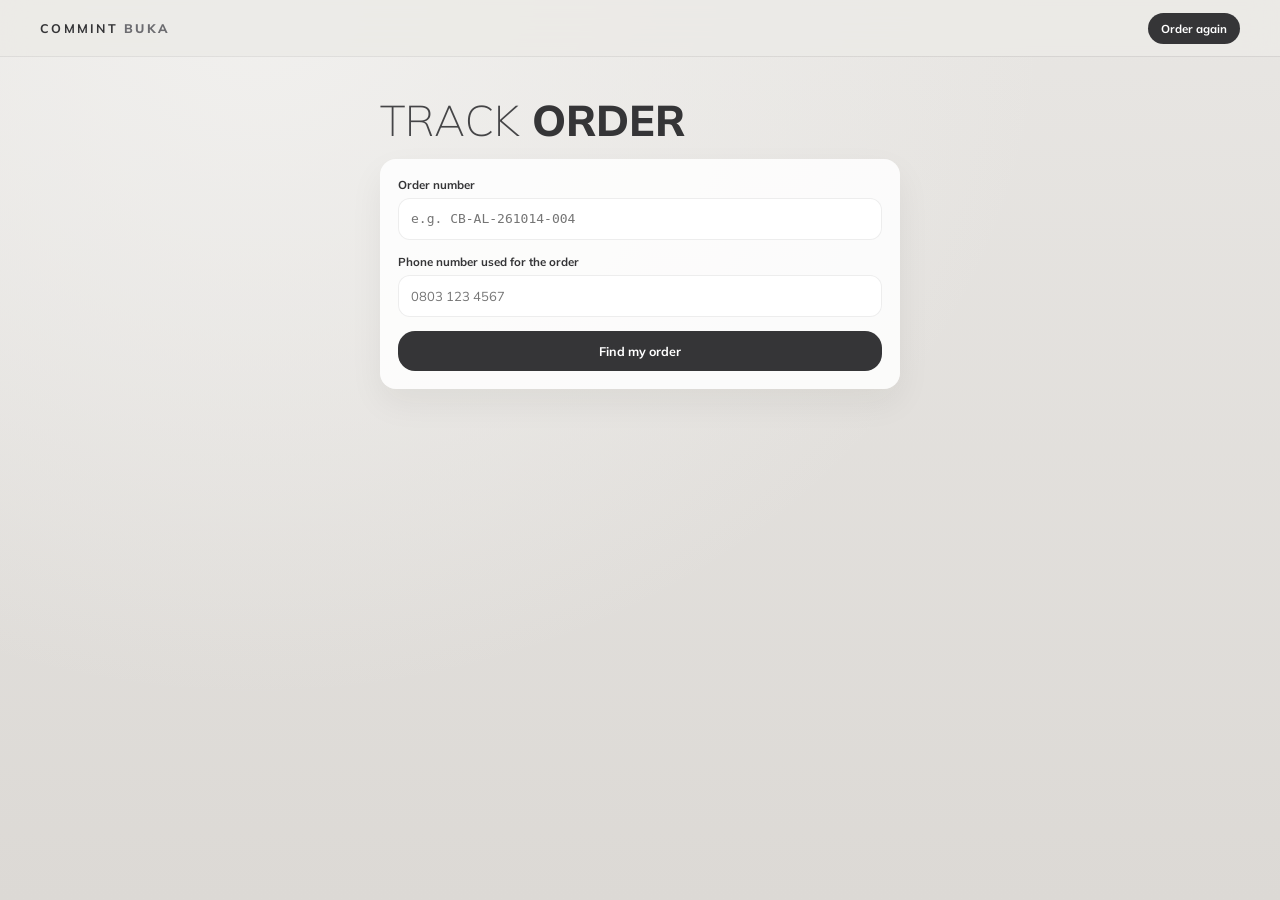
<file: order.html>
<!DOCTYPE html>
<html lang="en">
<head>
<meta charset="UTF-8">
<meta name="viewport" content="width=device-width, initial-scale=1, viewport-fit=cover">
<title>Track your order · Commint Buka</title>
<link rel="preconnect" href="https://fonts.googleapis.com">
<link rel="preconnect" href="https://fonts.gstatic.com" crossorigin>
<link href="https://fonts.googleapis.com/css2?family=Mulish:wght@200;300;400;600;700;800;900&display=swap" rel="stylesheet">
<link rel="stylesheet" href="assets/app.css">
<style>
  .page{padding:clamp(24px,4vw,44px) 0 80px}
  .hero{position:relative;overflow:hidden;display:flex;align-items:center;gap:24px;flex-wrap:wrap;padding:clamp(22px,4vw,34px);border-radius:22px;background:var(--ink);color:#fff;margin-bottom:22px}
  .hero::before{content:"";position:absolute;width:520px;height:150px;right:-120px;top:30%;border-radius:50%;background:rgba(246,185,211,.18);filter:blur(10px);transform:rotate(-24deg)}
  .hero .tick{width:58px;height:58px;border-radius:50%;background:var(--rose-2);display:grid;place-items:center;flex:none;position:relative;animation:pop .5s cubic-bezier(.3,1.5,.5,1)}
  .hero .tick svg{width:28px;height:28px;fill:none;stroke:#fff;stroke-width:3;stroke-linecap:round;stroke-linejoin:round}
  .hero h1{font-size:clamp(18px,2.5vw,25px);font-weight:800;line-height:1.15;position:relative}
  .hero p{opacity:.75;font-size:12.5px;margin-top:4px;position:relative}
  .hero .oid{position:relative;margin-left:auto;text-align:right}
  .hero .oid small{display:block;font-size:10px;font-weight:700;letter-spacing:.14em;text-transform:uppercase;opacity:.6}
  .hero .oid b{font-family:ui-monospace,Consolas,monospace;font-size:clamp(16px,2.5vw,21.5px);letter-spacing:.04em}
  .hero .oid .copy{margin-top:6px}
  .grid{display:grid;grid-template-columns:minmax(0,1.15fr) minmax(0,1fr);gap:20px;align-items:start}
  .col{display:grid;gap:20px}
  .status-now{display:flex;align-items:center;justify-content:space-between;gap:12px;margin-bottom:18px}
  .status-now h2{font-size:20px}
  .meta{display:grid;grid-template-columns:1fr 1fr;gap:10px;margin-top:16px}
  .meta div{padding:12px 14px;border-radius:14px;background:#fff;font-size:11.5px}
  .meta small{display:block;font-size:10px;font-weight:700;letter-spacing:.06em;text-transform:uppercase;color:var(--ink-faint);margin-bottom:3px}
  .meta b{font-size:12.5px;line-height:1.4}
  .paid{display:flex;align-items:center;gap:12px;padding:14px;border-radius:16px;background:var(--green-soft);color:#1d6b3e;font-weight:700;font-size:12.5px}
  .paid svg{width:22px;height:22px;fill:none;stroke:currentColor;stroke-width:2.6;stroke-linecap:round;stroke-linejoin:round}
  .cancelled{padding:14px;border-radius:16px;background:var(--red-soft);color:var(--red);font-weight:700;font-size:12.5px;line-height:1.5}
  .phone{border-radius:20.5px;background:#1e1e20;padding:14px;box-shadow:0 20px 40px rgba(0,0,0,.15)}
  .phone-top{display:flex;align-items:center;gap:10px;color:#fff;padding:4px 6px 12px}
  .phone-top .av{width:34px;height:34px;border-radius:50%;background:var(--rose-2);display:grid;place-items:center;font-weight:800;font-size:11px}
  .phone-top b{font-size:12px;display:block}
  .phone-top small{font-size:10px;opacity:.6}
  .phone .sms{max-height:360px;overflow-y:auto;padding:4px}
  .phone .sms-msg{background:#2c2c2f;color:#f1f1f1;box-shadow:none}
  .phone .sms-msg.newest{background:#3a3a3e}
  .phone .sms-msg small{color:#9a9a9e}
  .lookup{max-width:520px;margin:0 auto}
  .recent{display:grid;gap:8px;margin-top:18px}
  .recent a{display:flex;align-items:center;justify-content:space-between;gap:10px;padding:12px 14px;border-radius:14px;background:#fff;font-size:12px;font-weight:700;transition:transform .15s}
  .recent a:hover{transform:translateX(3px)}
  @keyframes pop{from{transform:scale(.4);opacity:0}}
  @media (max-width:900px){ .grid{grid-template-columns:1fr} .hero .oid{margin-left:0;text-align:left} }
</style>
</head>
<body>
<header class="navbar">
  <div class="wrap navbar-in">
    <a href="index.html" class="brand" id="brand"></a>
    <div class="nav-right"><a class="btn sm" href="index.html#menu">Order again</a></div>
  </div>
</header>

<main class="page">
  <div class="wrap">
    <!-- lookup (no id in the URL) -->
    <section id="lookup" class="lookup" hidden>
      <h1 class="sec-title" style="font-size:clamp(27px,4vw,43px);margin-bottom:18px"><span class="l1">TRACK</span> <span class="l2">ORDER</span></h1>
      <form class="panel" id="lookupForm" novalidate>
        <label class="field" data-f="lid"><span>Order number</span><input class="input mono" id="lid" placeholder="e.g. CB-AL-261014-004" autocomplete="off"><div class="errmsg"></div></label>
        <label class="field" data-f="lphone"><span>Phone number used for the order</span><input class="input" id="lphone" type="tel" placeholder="0803 123 4567"><div class="errmsg"></div></label>
        <button class="btn block">Find my order</button>
      </form>
      <div id="recentWrap" hidden>
        <p class="eyebrow" style="margin-top:28px">Orders from this device</p>
        <div class="recent" id="recent"></div>
      </div>
    </section>

    <!-- order view -->
    <section id="view" hidden>
      <div class="hero" id="hero"></div>
      <div class="grid">
        <div class="col">
          <section class="panel">
            <div class="status-now"><div><p class="eyebrow">Live status</p><h2 id="statusNow"></h2></div><span id="statusTag"></span></div>
            <ol class="timeline" id="timeline"></ol>
            <div class="meta" id="meta"></div>
          </section>
          <section class="panel" id="payPanel"></section>
        </div>
        <div class="col">
          <section class="panel">
            <div class="panel-title"><h3>Your order</h3><span id="typeTag"></span></div>
            <div id="items"></div>
            <div style="margin-top:14px" id="totals"></div>
          </section>
          <section class="phone" aria-label="Text messages">
            <div class="phone-top"><span class="av">CB</span><div><b>Text messages</b><small id="smsTo"></small></div></div>
            <div class="sms" id="sms"></div>
          </section>
        </div>
      </div>
    </section>
  </div>
</main>

<script src="assets/data.js"></script>
<script src="assets/store.js"></script>
<script src="assets/ui.js"></script>
<script>
const { $, esc } = UI;
$("brand").innerHTML = UI.brandHTML();
const params = new URLSearchParams(location.search);
let id = params.get("id"), isNew = params.get("new") === "1", lastStatus = null;
const CHECK = `<svg viewBox="0 0 24 24"><path d="M5 12.5l4.5 4.5L19 7.5"/></svg>`;

function showLookup(){
  $("lookup").hidden = false; $("view").hidden = true;
  let mine = []; try { mine = JSON.parse(localStorage.getItem("cb.mine") || "[]"); } catch(e) {}
  const found = mine.map(Store.order).filter(Boolean);
  $("recentWrap").hidden = !found.length;
  $("recent").innerHTML = found.map(o => `<a href="order.html?id=${encodeURIComponent(o.id)}"><span class="mono">${o.id}</span><span>${UI.statusTag(o.status)}</span></a>`).join("");
}
$("lookupForm").addEventListener("submit", e => {
  e.preventDefault();
  const oid = $("lid").value.trim().toUpperCase(), ph = $("lphone").value.replace(/[\s-]/g, "");
  const o = Store.order(oid);
  document.querySelectorAll(".field").forEach(f => f.classList.remove("err"));
  if(!o){ const f = document.querySelector('[data-f="lid"]'); f.classList.add("err"); f.querySelector(".errmsg").textContent = "We couldn't find that order number."; return; }
  if(o.customer.phone.slice(-8) !== ph.slice(-8)){ const f = document.querySelector('[data-f="lphone"]'); f.classList.add("err"); f.querySelector(".errmsg").textContent = "That phone number doesn't match this order."; return; }
  location.href = "order.html?id=" + encodeURIComponent(o.id);
});

function render(){
  const o = Store.order(id);
  if(!o){ showLookup(); return; }
  const b = Store.branch(o.branch), S = Store.STATUS;
  $("lookup").hidden = true; $("view").hidden = false;
  document.title = o.id + " · " + S[o.status].label;

  const headline = o.status === "cancelled" ? "This order was cancelled"
    : o.status === "completed" ? "Order completed. Enjoy your meal!"
    : isNew && o.status === "new" ? "Thank you! Your order has been placed."
    : S[o.status].label;
  const sub = o.status === "new" ? `Sent to our ${b.name} branch. Complete your transfer below so we can start.` : `${b.name} branch · placed ${UI.dateTime(o.createdAt)}`;
  $("hero").innerHTML = `<span class="tick" style="${o.status === "cancelled" ? "background:var(--red)" : ""}">${o.status === "cancelled" ? `<svg viewBox="0 0 24 24"><path d="M7 7l10 10M17 7 7 17"/></svg>` : CHECK}</span>
    <div><h1>${headline}</h1><p>${esc(sub)}</p></div>
    <div class="oid"><small>Order number</small><b>${o.id}</b><br><button class="copy" data-copy="${o.id}">Copy</button></div>`;

  $("statusNow").textContent = S[o.status].label;
  $("statusTag").innerHTML = UI.typeTag(o);

  /* timeline */
  const steps = o.status === "cancelled" ? o.history.map(h => h.to) : Store.flow(o);
  const at = s => { const h = o.history.find(x => x.to === s); return h ? h.at : null; };
  const idx = steps.indexOf(o.status);
  const DESC = { new:"Received by the branch", confirmed:"Payment received, order accepted", preparing:"Your food is being packed", ready:"Come pick it up at " + b.address, out:"The rider is on the way", completed:"Delivered and done", cancelled:o.cancelReason || "" };
  $("timeline").innerHTML = steps.map((s, i) => {
    const cls = s === "cancelled" ? "cancel" : i < idx || o.status === "completed" ? "done" : i === idx ? "now" : "";
    const t = at(s);
    return `<li class="${cls}"><span class="dot">${cls === "done" ? CHECK : ""}</span><div><b>${S[s].label}</b><small>${t ? UI.time(t) + " · " : ""}${esc(DESC[s])}</small></div></li>`;
  }).join("");

  $("meta").innerHTML = `
    <div><small>Branch</small><b>${b.name}</b><br><span class="muted small">${esc(b.phone)}</span></div>
    <div><small>${o.type === "delivery" ? "Delivering to" : "Pickup at"}</small><b>${o.type === "delivery" ? esc(o.address.street) + ", " + esc(o.address.area) : esc(b.address)}</b></div>`;

  /* payment */
  if(o.status === "cancelled") $("payPanel").innerHTML = `<div class="panel-title"><h3>Payment</h3></div><div class="cancelled">Cancelled${o.cancelReason ? ": " + esc(o.cancelReason) : ""}.<br>If you already paid, call ${esc(b.phone)} for a refund.</div>`;
  else if(o.payment.status === "paid") $("payPanel").innerHTML = `<div class="panel-title"><h3>Payment</h3></div><div class="paid">${CHECK}<span>Payment of ${naira(o.total)} confirmed by ${b.name} branch at ${UI.time(o.payment.confirmedAt)}</span></div>`;
  else $("payPanel").innerHTML = `<div class="panel-title"><h3>Complete your payment</h3><span class="tag amber">Awaiting transfer</span></div>
      ${UI.bankHTML(o.total, o.id)}
      <p class="muted small" style="margin-top:12px;line-height:1.5">Transfer exactly <b>${naira(o.total)}</b> and use <b class="mono">${o.id}</b> as the narration. The ${b.name} branch will confirm it and you'll get a text.</p>`;

  $("typeTag").innerHTML = UI.typeTag(o);
  $("items").innerHTML = UI.itemsHTML(o);
  $("totals").innerHTML = UI.totalsHTML(o);
  $("smsTo").textContent = "Sent to " + o.customer.phone;
  $("sms").innerHTML = o.sms.slice().reverse().map((m, i) => `<div class="sms-msg${i === 0 ? " newest" : ""}">${esc(m.text)}<small>${UI.time(m.at)}</small></div>`).join("");

  if(lastStatus && lastStatus !== o.status) UI.toast("Update: " + S[o.status].label);
  lastStatus = o.status;
}

if(id) render(); else showLookup();
Store.onChange(k => { if(id && (k === "order." + id || k === "seed")) render(); });
setInterval(() => { if(id && !$("view").hidden) render(); }, 30000);
</script>
</body>
</html>
</file>
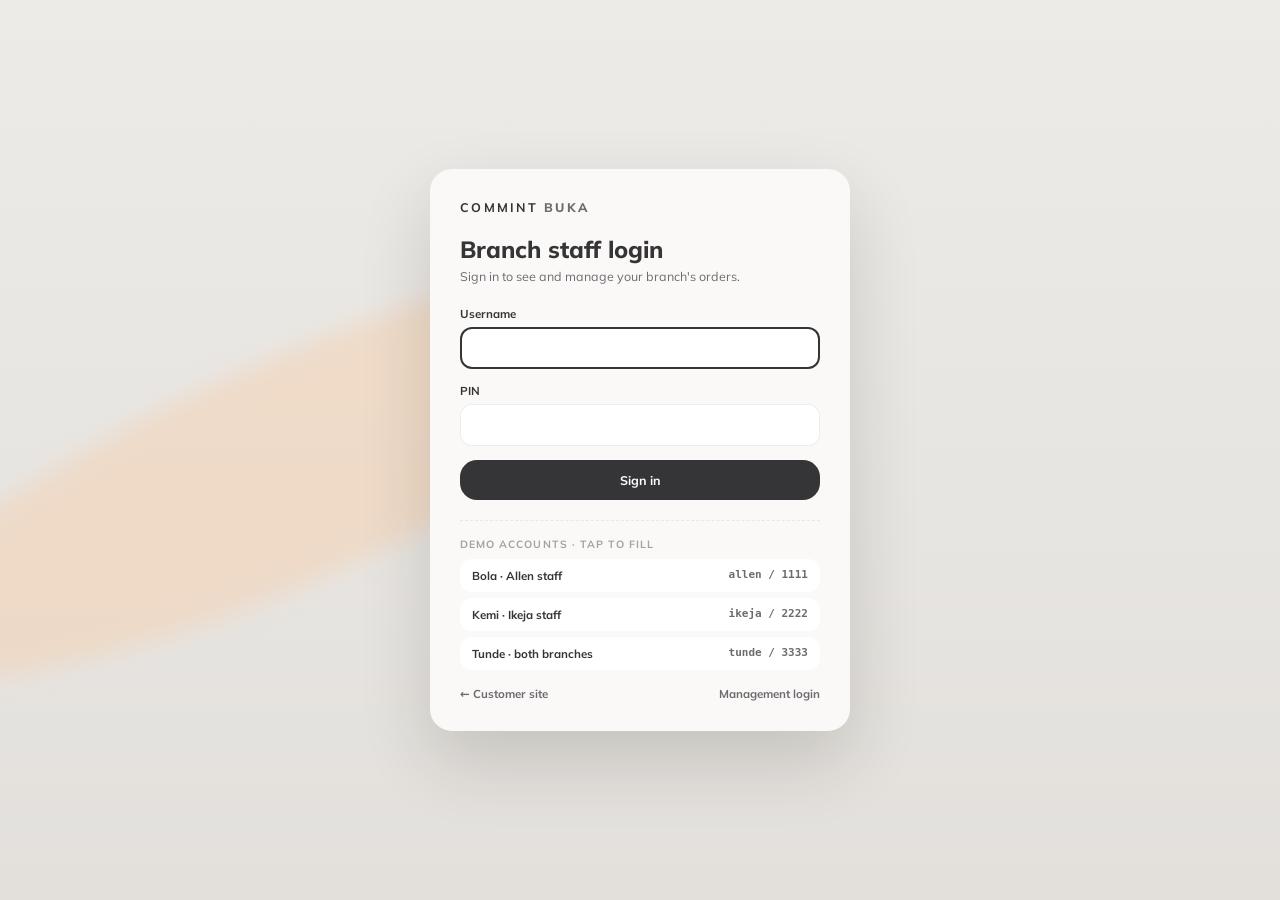
<file: staff.html>
<!DOCTYPE html>
<html lang="en">
<head>
<meta charset="UTF-8">
<meta name="viewport" content="width=device-width, initial-scale=1, viewport-fit=cover">
<title>Branch dashboard · Commint Buka</title>
<link rel="preconnect" href="https://fonts.googleapis.com">
<link rel="preconnect" href="https://fonts.gstatic.com" crossorigin>
<link href="https://fonts.googleapis.com/css2?family=Mulish:wght@200;300;400;600;700;800;900&display=swap" rel="stylesheet">
<link rel="stylesheet" href="assets/app.css">
<link rel="stylesheet" href="assets/console.css">
</head>
<body class="console">

<!-- ============ Login ============ -->
<main class="login" id="loginView" hidden>
  <form class="login-card" id="loginForm" novalidate>
    <a class="brand" href="index.html" data-brand></a>
    <h1>Branch staff login</h1>
    <p>Sign in to see and manage your branch's orders.</p>
    <div class="login-err" id="loginErr"></div>
    <label class="field"><span>Username</span><input class="input" id="lUser" autocomplete="username" autocapitalize="none"></label>
    <label class="field"><span>PIN</span><input class="input" id="lPin" type="password" inputmode="numeric" autocomplete="current-password"></label>
    <button class="btn block">Sign in</button>
    <div class="demo-acc">
      <p>Demo accounts · tap to fill</p>
      <button type="button" data-fill="allen|1111"><b>Bola · Allen staff</b><code>allen / 1111</code></button>
      <button type="button" data-fill="ikeja|2222"><b>Kemi · Ikeja staff</b><code>ikeja / 2222</code></button>
      <button type="button" data-fill="tunde|3333"><b>Tunde · both branches</b><code>tunde / 3333</code></button>
    </div>
    <div class="login-links"><a href="index.html">← Customer site</a><a href="admin.html">Management login</a></div>
  </form>
</main>

<!-- ============ Dashboard ============ -->
<div id="appView" hidden>
  <header class="topbar">
    <div class="topbar-in">
      <a class="brand" href="index.html" data-brand></a>
      <div class="where"><small>Branch</small><span id="branchName"></span></div>
      <div class="seg branch-seg" id="branchSeg" hidden></div>
      <div class="right">
        <button class="pill-btn" id="printerPill"><span class="led"></span><span class="hide-sm">Printer</span></button>
        <button class="pill-btn" id="soundBtn" aria-pressed="true"></button>
        <div class="who"><span class="av" id="av"></span><div><span id="whoName"></span><small>Branch staff</small></div></div>
        <button class="icon-btn" id="logout" aria-label="Sign out" title="Sign out"><svg viewBox="0 0 24 24"><path d="M15 4h4v16h-4M10 8l-4 4 4 4M6 12h10"/></svg></button>
      </div>
    </div>
  </header>

  <div class="staff-main" id="main">
    <section>
      <div class="alerts" id="alerts"></div>
      <div class="board-head">
        <h1 id="boardTitle">Orders</h1>
        <label class="search-sm"><svg viewBox="0 0 24 24"><circle cx="10.5" cy="10.5" r="6.5"/><path d="M15.5 15.5 20 20"/></svg><input id="q" type="search" placeholder="Order no., name or phone"></label>
      </div>
      <div class="chips" id="filters"></div>
      <div class="board" id="board"></div>
    </section>
    <aside class="side">
      <div id="printer"></div>
      <section class="panel">
        <div class="panel-title"><h3>Today at this branch</h3></div>
        <div class="kv" id="today" style="grid-template-columns:1fr auto"></div>
      </section>
    </aside>
  </div>
  <div class="denied panel" id="denied" hidden>
    <h2 style="font-size:20px;margin-bottom:8px">No access to this branch</h2>
    <p class="muted" style="margin-bottom:18px">Your account can only see orders for your own branch. Ask management if you need access.</p>
    <a class="btn" href="staff.html">Back to my branch</a>
  </div>
</div>

<script src="assets/data.js"></script>
<script src="assets/store.js"></script>
<script src="assets/ui.js"></script>
<script src="assets/console.js"></script>
<script>
const { $, esc } = UI;
document.querySelectorAll("[data-brand]").forEach(e => e.innerHTML = UI.brandHTML());

let user = Store.session("staff"), BR = null, filter = "active", query = "", seen = new Set(), printer = null, ready = false;
let sound = true; try { sound = localStorage.getItem("cb.sound") !== "off"; } catch(e) {}
const ACTIVE = ["new","confirmed","preparing","ready","out"];
const startOfDay = () => { const d = new Date(); d.setHours(0,0,0,0); return d.getTime(); };

/* ---------- login ---------- */
$("loginForm").addEventListener("submit", e => {
  e.preventDefault();
  const r = Store.login($("lUser").value, $("lPin").value, "staff");
  if(r.error){ $("loginErr").textContent = r.error; $("loginErr").classList.add("show"); return; }
  user = r.user; UI.chime(); start();
});
document.querySelectorAll("[data-fill]").forEach(b => b.addEventListener("click", () => { const [u, p] = b.dataset.fill.split("|"); $("lUser").value = u; $("lPin").value = p; }));
$("logout").addEventListener("click", () => { Store.logout("staff"); location.href = "staff.html"; });

/* ---------- start ---------- */
function start(){
  $("loginView").hidden = true; $("appView").hidden = false;
  Console.init({ user:() => user });
  const asked = new URLSearchParams(location.search).get("branch");
  if(asked && !Store.canSee(user, asked)){
    $("main").hidden = true; $("denied").hidden = false;
    Store.log(user, "login", `${user.name} was blocked from opening the ${Store.branch(asked) ? Store.branch(asked).name : asked} branch`, asked);
    return;
  }
  let saved = null; try { saved = sessionStorage.getItem("cb.staffBranch"); } catch(e) {}
  BR = asked || (saved && user.branches.includes(saved) ? saved : user.branches[0]);
  $("whoName").textContent = user.name; $("av").textContent = user.name.split(" ").map(x => x[0]).join("").slice(0, 2);
  if(user.branches.length > 1){
    $("branchSeg").hidden = false;
    $("branchSeg").innerHTML = user.branches.map(b => `<button data-b="${b}">${Store.branch(b).name}</button>`).join("");
    $("branchSeg").addEventListener("click", e => { const x = e.target.closest("button"); if(x) switchBranch(x.dataset.b); });
  }
  switchBranch(BR);
  Store.onChange(k => { if(k.startsWith("order.") || k === "printers" || k === "seed" || k === "settings") schedule(); });
  Console.startPrinterLoop(printed => { if(printed.some(p => p.order.branch === BR)) printer.refresh(); });
  setInterval(render, 15000);
  ready = true;
}
function switchBranch(b){
  BR = b; try { sessionStorage.setItem("cb.staffBranch", b); } catch(e) {}
  seen = new Set(Store.orders(o => o.branch === BR).map(o => o.id));
  $("branchName").textContent = Store.branch(BR).name;
  document.title = Store.branch(BR).name + " branch · Commint Buka";
  $("branchSeg").querySelectorAll("button").forEach(x => x.classList.toggle("on", x.dataset.b === BR));
  printer = Console.printerPanel($("printer"), BR, user);
  render();
}

/* ---------- board ---------- */
let t;
function schedule(){ clearTimeout(t); t = setTimeout(() => { render(); printer && printer.refresh(); }, 120); }

const FILTERS = [
  ["active","Active", o => ACTIVE.includes(o.status)],
  ["new","New", o => o.status === "new"],
  ["confirmed","Confirmed", o => o.status === "confirmed"],
  ["preparing","Preparing", o => o.status === "preparing"],
  ["ready","Ready / Out", o => o.status === "ready" || o.status === "out"],
  ["late","Late", o => Store.delayInfo(o).late],
  ["completed","Completed today", o => o.status === "completed" && o.statusAt >= startOfDay()],
  ["cancelled","Cancelled today", o => o.status === "cancelled" && o.statusAt >= startOfDay()],
  ["all","All", () => true]
];

function render(){
  if(!BR) return;
  const mine = Store.orders(o => o.branch === BR);            // routing: only this branch's orders
  /* new order alert */
  const fresh = new Set();
  mine.forEach(o => { if(!seen.has(o.id)){ seen.add(o.id); if(ready){ fresh.add(o.id); } } });
  if(fresh.size){ if(sound) UI.chime(); UI.toast(fresh.size === 1 ? `New order ${[...fresh][0]}` : `${fresh.size} new orders`); if(filter !== "active" && filter !== "new") setFilter("active"); }

  const f = FILTERS.find(x => x[0] === filter);
  $("filters").innerHTML = FILTERS.map(([k, label, fn]) => { const n = mine.filter(fn).length; return k === "late" && !n ? "" : `<button class="chip${k === filter ? " on" : ""}" data-filter="${k}">${label}<span class="n">${n}</span></button>`; }).join("");
  const q = query.toLowerCase().replace(/\s/g, "");
  let list = mine.filter(f[2]).filter(o => !q || (o.id + o.customer.name + o.customer.phone).toLowerCase().replace(/\s/g, "").includes(q));
  if(filter === "all") list = list.slice(0, 60);
  /* active: oldest first so nothing gets forgotten; history: newest first */
  if(ACTIVE.includes(filter) || filter === "active" || filter === "late") list.sort((a, b) => a.createdAt - b.createdAt);
  $("board").innerHTML = list.length ? list.map(o => Console.orderCard(o, fresh.has(o.id))).join("")
    : `<div class="empty-board"><div class="ep"></div>${filter === "active" ? "No active orders. New orders appear here instantly." : "Nothing here."}</div>`;
  $("boardTitle").textContent = f[1] + " orders";

  /* alerts */
  const late = mine.filter(o => Store.delayInfo(o).late), failed = mine.filter(o => Store.printState(o) === "failed");
  const online = (Store.printers()[BR] || {}).online !== false;
  $("alerts").innerHTML =
    (late.length ? `<div class="alert red">${Console.ICON.warn}<span>${late.length} order${late.length > 1 ? "s are" : " is"} running late: ${late.map(o => o.id).join(", ")}</span><button class="btn sm danger" data-filter="late">Show</button></div>` : "") +
    (failed.length ? `<div class="alert red">${Console.ICON.print}<span>${failed.length} ticket${failed.length > 1 ? "s" : ""} failed to print. The orders are safe; retry or reprint them.</span><button class="btn sm danger" data-open="${failed[0].id}">Open</button></div>` : "") +
    (!online ? `<div class="alert amber">${Console.ICON.print}<span>The ${Store.branch(BR).name} printer is offline. New tickets are being held and will print when it reconnects.</span></div>` : "");
  $("printerPill").classList.toggle("off", !online);
  $("printerPill").querySelector(".hide-sm").textContent = online ? "Printer online" : "Printer offline";
  $("soundBtn").innerHTML = sound ? `<svg viewBox="0 0 24 24"><path d="M4 9h4l5-4v14l-5-4H4z"/><path d="M16 9a4 4 0 0 1 0 6M18.5 6.5a8 8 0 0 1 0 11"/></svg><span class="hide-sm">Sound on</span>` : `<svg viewBox="0 0 24 24"><path d="M4 9h4l5-4v14l-5-4H4z"/><path d="M17 9l5 6M22 9l-5 6"/></svg><span class="hide-sm">Sound off</span>`;

  /* today */
  const today = mine.filter(o => o.createdAt >= startOfDay());
  const paid = today.filter(o => o.payment.status === "paid" && o.status !== "cancelled");
  $("today").innerHTML = `<dt>Orders placed</dt><dd class="num">${today.length}</dd>
    <dt>Paid sales</dt><dd class="num">${naira(paid.reduce((s, o) => s + o.total, 0))}</dd>
    <dt>Completed</dt><dd class="num">${today.filter(o => o.status === "completed").length}</dd>
    <dt>Awaiting payment</dt><dd class="num">${today.filter(o => o.status === "new").length}</dd>
    <dt>Cancelled</dt><dd class="num">${today.filter(o => o.status === "cancelled").length}</dd>`;
}
function setFilter(k){ filter = k; render(); }

document.addEventListener("click", e => {
  const adv = e.target.closest("[data-advance]"); if(adv){ e.stopPropagation(); Console.advance(adv.dataset.advance); return; }
  const fl = e.target.closest("[data-filter]"); if(fl){ setFilter(fl.dataset.filter); return; }
  const op = e.target.closest("[data-open]"); if(op){ Console.open(op.dataset.open); return; }
  const card = e.target.closest("[data-order]"); if(card) Console.open(card.dataset.order);
});
document.addEventListener("keydown", e => { if(e.key === "Enter" && e.target.matches("[data-order]")) Console.open(e.target.dataset.order); });
$("q").addEventListener("input", e => { query = e.target.value; render(); });
$("soundBtn").addEventListener("click", () => { sound = !sound; try { localStorage.setItem("cb.sound", sound ? "on" : "off"); } catch(e) {} if(sound) UI.chime(); render(); });
$("printerPill").addEventListener("click", () => $("printer").scrollIntoView({ behavior:"smooth", block:"center" }));

if(user) start(); else { $("loginView").hidden = false; $("lUser").focus(); }
</script>
</body>
</html>
</file>
<file: assets/app.css>
/* =========================================================
   COMMINT BUKA — shared styles for checkout, tracking and dashboards
   (same tokens and components as the home page)
   ========================================================= */
:root{
  --wall:#e8e6e3; --wall-2:#dcd9d5;
  --ink:#353537; --ink-soft:#6c6c70; --ink-faint:#a3a3a6;
  --peach:rgba(244,210,178,.55); --pink:#f6b9d3; --pink-soft:#fbe3ed; --rose:#c2185b; --rose-2:#e0457b;
  --line:rgba(0,0,0,.07); --card:rgba(255,255,255,.86); --paper:#faf9f7;
  --green:#2e9e5b; --green-soft:#def3e6; --amber:#b7791f; --amber-soft:#fbefd6; --blue:#2f6fb5; --blue-soft:#e1ecf8; --red:#c62828; --red-soft:#fbe1e1;
  --font:"Mulish","Segoe UI",system-ui,-apple-system,Helvetica,Arial,sans-serif;
  --pad-x:clamp(16px,4vw,40px); --nav-h:56px;
}
*,*::before,*::after{box-sizing:border-box;margin:0;padding:0}
html{scroll-behavior:smooth;background:#e3e0dc}
body{
  font-family:var(--font);color:var(--ink);min-height:100vh;overflow-x:hidden;
  background:radial-gradient(ellipse at 20% 0%,#f1f0ee 0%,transparent 55%),linear-gradient(180deg,var(--wall) 0%,var(--wall-2) 100%) fixed;
}
a{color:inherit;text-decoration:none}
button,input,select,textarea{font:inherit;color:inherit}
button{background:none;border:0;cursor:pointer}
button:disabled{cursor:not-allowed;opacity:.5}
:focus-visible{outline:2px solid var(--ink);outline-offset:2px;border-radius:8px}
[hidden]{display:none!important}
.muted{color:var(--ink-soft)} .small{font-size:11px} .mono{font-family:ui-monospace,"Cascadia Mono",Consolas,monospace}
.wrap{max-width:1240px;margin:0 auto;padding:0 var(--pad-x)}

/* brand + header */
.brand{font-weight:800;font-size:12.5px;letter-spacing:.18em;color:var(--ink-soft);white-space:nowrap}
.brand b{color:var(--ink)}
.navbar{position:sticky;top:0;z-index:40;background:rgba(236,234,231,.85);backdrop-filter:blur(14px);-webkit-backdrop-filter:blur(14px);box-shadow:0 1px 0 var(--line)}
.navbar-in{display:flex;align-items:center;gap:16px;height:var(--nav-h);max-width:1440px}
.nav-right{margin-left:auto;display:flex;align-items:center;gap:8px}
.nav-link{font-size:12px;font-weight:700;color:var(--ink-soft);padding:6px 8px;border-radius:10px}
.nav-link:hover{color:var(--ink);background:rgba(0,0,0,.04)}

/* buttons */
.btn{display:inline-flex;align-items:center;justify-content:center;gap:8px;height:40px;padding:0 18px;border-radius:17px;background:var(--ink);color:#fff;font-weight:700;font-size:12.5px;transition:transform .15s,background .2s,box-shadow .2s;white-space:nowrap}
.btn:hover:not(:disabled){background:#000;box-shadow:0 10px 24px rgba(0,0,0,.14)}
.btn:active:not(:disabled){transform:scale(.97)}
.btn svg{width:17px;height:17px;fill:none;stroke:currentColor;stroke-width:2.2;stroke-linecap:round;stroke-linejoin:round}
.btn.sm{height:31px;padding:0 13px;font-size:11.5px;border-radius:17px}
.btn.block{width:100%}
.btn.light{background:#fff;color:var(--ink);box-shadow:0 2px 8px rgba(0,0,0,.06)}
.btn.light:hover:not(:disabled){background:#fff}
.btn.ghost{background:transparent;color:var(--ink);box-shadow:inset 0 0 0 1.5px rgba(0,0,0,.18)}
.btn.ghost:hover:not(:disabled){background:rgba(0,0,0,.04);box-shadow:inset 0 0 0 1.5px var(--ink)}
.btn.rose{background:var(--rose)} .btn.rose:hover:not(:disabled){background:#a3134b}
.btn.green{background:var(--green)} .btn.green:hover:not(:disabled){background:#23804a}
.btn.danger{background:transparent;color:var(--red);box-shadow:inset 0 0 0 1.5px rgba(198,40,40,.35)}
.btn.danger:hover:not(:disabled){background:var(--red-soft)}
.icon-btn{width:34px;height:34px;border-radius:50%;display:grid;place-items:center;background:#f1f0ee;flex:none;transition:background .2s}
.icon-btn:hover{background:#e7e5e2}
.icon-btn svg{width:17px;height:17px;fill:none;stroke:var(--ink);stroke-width:2.2;stroke-linecap:round;stroke-linejoin:round}

/* cards & panels */
.panel{background:var(--card);border-radius:16px;padding:18px;box-shadow:0 14px 34px rgba(40,30,20,.06)}
.panel h2,.panel h3{font-weight:800}
.panel-title{display:flex;align-items:center;justify-content:space-between;gap:10px;margin-bottom:14px}
.panel-title h3{font-size:14.5px}
.eyebrow{font-size:10.5px;font-weight:700;letter-spacing:.16em;text-transform:uppercase;color:var(--rose)}
.sec-title{line-height:.95}
.sec-title .l1{font-weight:200;color:#454547}
.sec-title .l2{font-weight:800}

/* plates */
.plate{position:absolute;inset:0;border-radius:50%;background:radial-gradient(circle at 36% 30%,#fff 0%,#f5f4f1 50%,#dedbd6 100%);box-shadow:0 14px 20px -10px rgba(40,30,20,.4),0 3px 6px rgba(0,0,0,.08),inset 0 -4px 8px rgba(0,0,0,.06)}
.plate .food{position:absolute;inset:7.5%;border-radius:50%;overflow:hidden;background:#cfc9c0}
.plate .food img{width:100%;height:100%;object-fit:cover;display:block}
.plate .food::after{content:"";position:absolute;inset:0;border-radius:50%;box-shadow:inset 0 0 0 1px rgba(0,0,0,.08),inset 0 6px 14px rgba(0,0,0,.25)}
.mini-plate{position:relative;flex:none}

/* form controls */
.field{display:block;margin-bottom:14px}
.field > span{display:block;font-size:11.5px;font-weight:700;margin-bottom:6px}
.field > span em{font-style:normal;font-weight:600;color:var(--ink-faint)}
.input,.select,.textarea{width:100%;height:42px;border:0;border-radius:12px;padding:0 13px;background:#fff;font-size:13px;outline:0;box-shadow:inset 0 0 0 1px var(--line);transition:box-shadow .2s}
.textarea{height:auto;padding:12px 14px;resize:vertical;min-height:70px}
.select{appearance:none;background:#fff url("data:image/svg+xml,%3Csvg xmlns='http://www.w3.org/2000/svg' viewBox='0 0 24 24' fill='none' stroke='%236c6c70' stroke-width='2.4' stroke-linecap='round'%3E%3Cpath d='M6 9l6 6 6-6'/%3E%3C/svg%3E") no-repeat right 12px center/16px;padding-right:38px}
.input:focus,.select:focus,.textarea:focus{box-shadow:inset 0 0 0 2px var(--ink)}
.field.err .input,.field.err .select,.field.err .textarea{box-shadow:inset 0 0 0 2px var(--red)}
.field .errmsg{display:none;font-size:11px;font-weight:700;color:var(--red);margin-top:5px}
.field.err .errmsg{display:block}
.row2{display:grid;grid-template-columns:1fr 1fr;gap:12px}
.seg{display:grid;grid-auto-flow:column;grid-auto-columns:1fr;padding:4px;border-radius:14px;background:#ecebe8}
.seg button{height:38px;border-radius:11px;font-size:12px;font-weight:700;color:var(--ink-soft);transition:background .2s,color .2s}
.seg button.on{background:#fff;color:var(--ink);box-shadow:0 2px 8px rgba(0,0,0,.06)}
.check{display:flex;align-items:center;gap:10px;font-size:12.5px;font-weight:600;cursor:pointer}
.check input{width:18px;height:18px;accent-color:#353537}
.switch{position:relative;width:42px;height:24px;border-radius:12px;background:#d5d2ce;flex:none;transition:background .2s}
.switch::after{content:"";position:absolute;top:3px;left:3px;width:18px;height:18px;border-radius:50%;background:#fff;box-shadow:0 1px 3px rgba(0,0,0,.2);transition:transform .2s}
.switch[aria-checked="true"]{background:var(--green)}
.switch[aria-checked="true"]::after{transform:translateX(18px)}

/* chips, pills, badges */
.chips{display:flex;gap:6px;overflow-x:auto;scrollbar-width:none;padding-bottom:2px}
.chips::-webkit-scrollbar{display:none}
.chip{flex:none;height:30px;padding:0 12px;border-radius:17px;background:rgba(255,255,255,.65);font-size:11.5px;font-weight:700;color:var(--ink-soft);display:inline-flex;align-items:center;gap:6px;transition:background .2s,color .2s}
.chip:hover{background:#fff;color:var(--ink)}
.chip[aria-pressed="true"],.chip.on{background:var(--ink);color:#fff}
.chip .n{min-width:18px;height:18px;padding:0 5px;border-radius:9px;background:rgba(0,0,0,.08);font-size:10px;display:grid;place-items:center}
.chip.on .n,.chip[aria-pressed="true"] .n{background:rgba(255,255,255,.2)}
.tag{display:inline-flex;align-items:center;gap:5px;height:22px;padding:0 9px;border-radius:11px;font-size:10px;font-weight:700;white-space:nowrap;background:#ecebe8;color:var(--ink-soft)}
.tag::before{content:"";width:6px;height:6px;border-radius:50%;background:currentColor;opacity:.85}
.tag.plain::before{display:none}
.tag.pink{background:var(--pink-soft);color:var(--rose)}
.tag.blue{background:var(--blue-soft);color:var(--blue)}
.tag.amber{background:var(--amber-soft);color:var(--amber)}
.tag.green{background:var(--green-soft);color:var(--green)}
.tag.red{background:var(--red-soft);color:var(--red)}
.tag.grey{background:#ecebe8;color:var(--ink-soft)}
.tag.dark{background:var(--ink);color:#fff}

/* tables */
.table-wrap{overflow-x:auto;border-radius:16px}
table.t{width:100%;border-collapse:collapse;font-size:12px}
.t th{text-align:left;font-size:10px;font-weight:700;letter-spacing:.06em;text-transform:uppercase;color:var(--ink-faint);padding:10px 12px;border-bottom:1px solid var(--line);white-space:nowrap}
.t td{padding:11px 12px;border-bottom:1px solid var(--line);vertical-align:middle}
.t tr:last-child td{border-bottom:0}
.t tbody tr.click{cursor:pointer;transition:background .15s}
.t tbody tr.click:hover{background:rgba(255,255,255,.7)}
.num,.t .num{text-align:right;font-variant-numeric:tabular-nums}

/* modal & drawer */
.scrim{position:fixed;inset:0;z-index:60;background:rgba(20,18,16,.4);backdrop-filter:blur(2px);animation:fade .25s}
@keyframes fade{from{opacity:0}}
.modal{position:fixed;inset:0;z-index:61;display:grid;place-items:center;padding:16px;pointer-events:none}
.modal-card{pointer-events:auto;width:min(480px,100%);max-height:calc(100dvh - 32px);overflow:auto;background:var(--paper);border-radius:18px;padding:24px;box-shadow:0 40px 80px rgba(0,0,0,.25);animation:pop .3s cubic-bezier(.3,1.3,.5,1)}
@keyframes pop{from{opacity:0;transform:translateY(14px) scale(.97)}}
.modal-card h3{font-size:18px;font-weight:800;margin-bottom:6px}
.modal-actions{display:flex;gap:10px;justify-content:flex-end;margin-top:18px;flex-wrap:wrap}
.drawer{position:fixed;top:0;right:0;bottom:0;z-index:61;width:min(560px,100%);background:var(--paper);box-shadow:-20px 0 60px rgba(0,0,0,.15);display:flex;flex-direction:column;transform:translateX(105%);visibility:hidden;transition:transform .4s cubic-bezier(.3,.8,.25,1),visibility 0s linear .4s}
.drawer.open{transform:none;visibility:visible;transition:transform .4s cubic-bezier(.3,.8,.25,1)}
.drawer-head{display:flex;align-items:flex-start;gap:12px;padding:20px 22px 14px;border-bottom:1px solid var(--line)}
.drawer-body{flex:1;overflow-y:auto;padding:18px 22px}
.drawer-foot{padding:14px 22px 18px;border-top:1px solid var(--line);background:#fff;display:flex;gap:8px;flex-wrap:wrap}

/* toast */
.toast{position:fixed;left:50%;bottom:22px;z-index:90;transform:translate(-50%,calc(100% + 40px));visibility:hidden;display:flex;align-items:center;gap:12px;max-width:calc(100% - 32px);padding:12px 18px;border-radius:20.5px;background:var(--ink);color:#fff;font-size:12px;font-weight:700;box-shadow:0 16px 40px rgba(0,0,0,.25);transition:transform .4s cubic-bezier(.3,1.3,.5,1),visibility 0s linear .4s}
.toast.show{transform:translate(-50%,0);visibility:visible;transition:transform .4s cubic-bezier(.3,1.3,.5,1)}
.toast .dot{width:8px;height:8px;border-radius:50%;background:var(--rose-2);flex:none}

/* order bits shared by tracking + dashboards */
.items{display:grid;gap:10px}
.item{display:grid;grid-template-columns:44px 1fr auto;gap:12px;align-items:center}
.item .mini-plate{width:44px;height:44px}
.item b{font-size:12.5px}
.item .opts{font-size:11px;color:var(--ink-soft);line-height:1.4}
.sum{display:flex;justify-content:space-between;font-size:12.5px;color:var(--ink-soft);padding:4px 0}
.sum b{color:var(--ink)}
.sum.total{font-size:14.5px;color:var(--ink);font-weight:800;padding-top:10px;margin-top:6px;border-top:1px dashed var(--line)}
.sum.total b{font-size:17px}
.bank{display:grid;gap:8px;padding:16px;border-radius:14px;background:var(--ink);color:#fff}
.bank .row{display:flex;justify-content:space-between;align-items:center;gap:10px;font-size:11.5px}
.bank .row span{opacity:.65}
.bank .acct{font-size:20px;font-weight:800;letter-spacing:.06em}
.copy{height:28px;padding:0 12px;border-radius:14px;background:rgba(255,255,255,.14);color:#fff;font-size:10.5px;font-weight:700}
.copy:hover{background:rgba(255,255,255,.24)}
.timeline{list-style:none;display:grid;gap:0}
.timeline li{position:relative;display:grid;grid-template-columns:22px 1fr;gap:12px;padding-bottom:16px}
.timeline li::before{content:"";position:absolute;left:10px;top:20px;bottom:0;width:2px;background:#e4e1dd}
.timeline li:last-child::before{display:none}
.timeline .dot{width:22px;height:22px;border-radius:50%;background:#e4e1dd;display:grid;place-items:center;position:relative;z-index:1}
.timeline .dot svg{width:12px;height:12px;fill:none;stroke:#fff;stroke-width:3;stroke-linecap:round;stroke-linejoin:round}
.timeline li.done .dot{background:var(--ink)}
.timeline li.done::before{background:var(--ink)}
.timeline li.now .dot{background:var(--rose-2);box-shadow:0 0 0 5px rgba(224,69,123,.18)}
.timeline li.cancel .dot{background:var(--red)}
.timeline b{font-size:12.5px;display:block}
.timeline small{font-size:11px;color:var(--ink-soft)}
.sms{display:grid;gap:8px}
.sms-msg{position:relative;padding:10px 12px 10px 14px;border-radius:14px 14px 14px 4px;background:#fff;font-size:11.5px;line-height:1.5;box-shadow:0 2px 8px rgba(0,0,0,.04)}
.sms-msg small{display:block;font-size:10px;color:var(--ink-faint);margin-top:4px}

/* thermal ticket (80mm) */
.ticket{width:300px;max-width:100%;margin:0 auto;background:#fff;color:#111;padding:18px 16px 22px;font-family:ui-monospace,"Cascadia Mono",Consolas,"Courier New",monospace;font-size:11px;line-height:1.45;box-shadow:0 10px 24px rgba(0,0,0,.12);position:relative}
.ticket::after{content:"";position:absolute;left:0;right:0;bottom:-8px;height:8px;background:linear-gradient(-45deg,transparent 4px,#fff 0) 0 0/8px 8px,linear-gradient(45deg,transparent 4px,#fff 0) 0 0/8px 8px}
.ticket .c{text-align:center}
.ticket .big{font-size:13.5px;font-weight:700}
.ticket .xl{font-size:17px;font-weight:800;letter-spacing:.04em}
.ticket hr{border:0;border-top:1px dashed #111;margin:8px 0}
.ticket .r{display:flex;justify-content:space-between;gap:8px}
.ticket .opt{padding-left:16px;font-size:10px}
.ticket .stamp{border:2px solid #111;padding:4px;text-align:center;font-weight:800;margin:6px 0}
.ticket .inv{background:#111;color:#fff;text-align:center;font-weight:800;padding:3px}

@media print{
  body{background:#fff}
  body > *:not(.print-area){display:none!important}
  .print-area{display:block!important}
  .print-area .ticket{box-shadow:none;width:72mm;padding:0}
  @page{size:80mm auto;margin:4mm}
}
.print-area{display:none}

@media (max-width:640px){
  .row2{grid-template-columns:1fr}
  .drawer{width:100%}
}
@media (prefers-reduced-motion:reduce){*{transition-duration:.01ms!important;animation-duration:.01ms!important}}
</file>
<file: assets/console.css>
/* =========================================================
   COMMINT BUKA — dashboards (branch staff + management)
   ========================================================= */
body.console{background:linear-gradient(180deg,#ecebe8 0%,#e3e0dc 100%) fixed}

/* login */
.login{min-height:100vh;display:grid;place-items:center;padding:20px;position:relative;overflow:hidden}
.login::before{content:"";position:absolute;width:900px;height:220px;left:-160px;top:40%;border-radius:50%;background:var(--peach);filter:blur(12px);transform:rotate(-24deg)}
.login-card{position:relative;width:min(420px,100%);background:var(--paper);border-radius:22px;padding:30px;box-shadow:0 30px 70px rgba(40,30,20,.16)}
.login-card .brand{display:block;margin-bottom:22px}
.login-card h1{font-size:23.5px;font-weight:800;line-height:1.1}
.login-card > p{font-size:12.5px;color:var(--ink-soft);margin:6px 0 22px}
.login-err{display:none;padding:10px 12px;border-radius:12px;background:var(--red-soft);color:var(--red);font-size:11.5px;font-weight:700;margin-bottom:12px}
.login-err.show{display:block}
.demo-acc{margin-top:20px;padding-top:16px;border-top:1px dashed var(--line)}
.demo-acc p{font-size:10.5px;font-weight:700;letter-spacing:.1em;text-transform:uppercase;color:var(--ink-faint);margin-bottom:8px}
.demo-acc button{display:flex;justify-content:space-between;width:100%;padding:9px 12px;border-radius:12px;background:#fff;margin-bottom:6px;font-size:11.5px;font-weight:700;text-align:left;transition:box-shadow .15s}
.demo-acc button:hover{box-shadow:inset 0 0 0 1.5px var(--ink)}
.demo-acc button span{color:var(--ink-soft);font-weight:600}
.demo-acc button code{font-family:ui-monospace,Consolas,monospace;font-size:11px;color:var(--ink-soft)}
.login-links{display:flex;justify-content:space-between;margin-top:16px;font-size:11.5px;font-weight:700;color:var(--ink-soft)}
.login-links a:hover{color:var(--ink)}

/* top bar */
.topbar{position:sticky;top:0;z-index:40;background:rgba(236,234,231,.9);backdrop-filter:blur(14px);-webkit-backdrop-filter:blur(14px);box-shadow:0 1px 0 var(--line)}
.topbar-in{display:flex;align-items:center;gap:12px;height:56px;padding:0 var(--pad-x);max-width:1600px;margin:0 auto}
.topbar .brand{font-size:11.5px}
.topbar .where{display:flex;align-items:center;gap:8px;padding-left:12px;margin-left:2px;border-left:1px solid var(--line);font-size:12.5px;font-weight:800}
.topbar .where small{font-size:10px;font-weight:700;letter-spacing:.1em;text-transform:uppercase;color:var(--ink-faint)}
.topbar .right{margin-left:auto;display:flex;align-items:center;gap:8px}
.who{display:flex;align-items:center;gap:8px;font-size:11.5px;font-weight:700}
.who .av{width:32px;height:32px;border-radius:50%;background:linear-gradient(135deg,#f9c9dc,#f2a8c6);display:grid;place-items:center;font-weight:800;font-size:11px;color:#3a2230}
.who small{display:block;font-size:10px;color:var(--ink-soft);font-weight:600}
.pill-btn{display:inline-flex;align-items:center;gap:7px;height:31px;padding:0 12px;border-radius:17px;background:#fff;font-size:11.5px;font-weight:700;box-shadow:0 1px 4px rgba(0,0,0,.05);white-space:nowrap}
.pill-btn svg{width:15px;height:15px;fill:none;stroke:currentColor;stroke-width:2.2;stroke-linecap:round;stroke-linejoin:round}
.pill-btn .led{width:8px;height:8px;border-radius:50%;background:var(--green);box-shadow:0 0 0 3px rgba(46,158,91,.18)}
.pill-btn.off .led{background:var(--red);box-shadow:0 0 0 3px rgba(198,40,40,.18)}
.pill-btn.off{color:var(--red)}
.branch-seg{height:34px;padding:3px}
.branch-seg button{height:28px;padding:0 12px;font-size:11.5px}

/* alerts */
.alerts{display:grid;gap:8px;margin-bottom:16px}
.alert{display:flex;align-items:center;gap:12px;padding:12px 14px;border-radius:16px;font-size:12px;font-weight:700}
.alert svg{width:20px;height:20px;flex:none;fill:none;stroke:currentColor;stroke-width:2.2;stroke-linecap:round;stroke-linejoin:round}
.alert.red{background:var(--red-soft);color:var(--red)}
.alert.amber{background:var(--amber-soft);color:#7a5413}
.alert .btn{margin-left:auto}

/* staff layout */
.staff-main{max-width:1600px;margin:0 auto;padding:18px var(--pad-x) 60px;display:grid;grid-template-columns:minmax(0,1fr) 340px;gap:18px;align-items:start}
.staff-main > section{min-width:0}
.board-head{display:flex;align-items:center;gap:12px;flex-wrap:wrap;margin-bottom:14px}
.board-head h1{font-size:20px;font-weight:800;margin-right:auto}
.search-sm{display:flex;align-items:center;gap:8px;height:38px;padding:0 14px;border-radius:15px;background:#fff;width:min(260px,100%)}
.search-sm svg{width:15px;height:15px;fill:none;stroke:var(--ink-soft);stroke-width:2.2;stroke-linecap:round}
.search-sm input{border:0;outline:0;background:none;width:100%;font-size:12px}
.board{display:grid;grid-template-columns:repeat(auto-fill,minmax(270px,1fr));gap:12px;margin-top:14px}
.ocard{position:relative;display:flex;flex-direction:column;gap:8px;padding:14px;border-radius:15.5px;background:var(--card);box-shadow:0 8px 22px rgba(40,30,20,.06);cursor:pointer;transition:transform .15s,box-shadow .2s;text-align:left}
.ocard:hover{transform:translateY(-2px);box-shadow:0 14px 30px rgba(40,30,20,.1)}
.ocard.late{box-shadow:0 8px 22px rgba(40,30,20,.06),inset 0 0 0 2px rgba(198,40,40,.55)}
.ocard.fresh{animation:fresh 2.4s ease}
@keyframes fresh{0%,30%{box-shadow:0 0 0 4px var(--rose-2),0 18px 40px rgba(224,69,123,.3)}}
.ocard .top{display:flex;align-items:center;justify-content:space-between;gap:8px}
.ocard .id{font-family:ui-monospace,Consolas,monospace;font-size:12px;font-weight:700}
.ocard .when{font-size:11px;font-weight:700;color:var(--ink-soft);white-space:nowrap}
.ocard .when.late{color:var(--red)}
.ocard .cust{font-size:12.5px;font-weight:700}
.ocard .cust small{display:block;font-size:11px;font-weight:600;color:var(--ink-soft)}
.ocard .tags{display:flex;gap:5px;flex-wrap:wrap}
.ocard .lines{font-size:11.5px;line-height:1.5;color:#4c4c4f}
.ocard .foot{display:flex;align-items:center;gap:8px;margin-top:auto;padding-top:10px;border-top:1px dashed var(--line)}
.ocard .foot b{font-size:14.5px;font-weight:800;margin-right:auto}
.empty-board{grid-column:1/-1;text-align:center;padding:50px 20px;color:var(--ink-soft);font-weight:700}
.empty-board .ep{width:96px;height:96px;margin:0 auto 14px;border-radius:50%;background:radial-gradient(circle at 36% 30%,#fff,#f3f2ef 50%,#dedbd6);box-shadow:0 18px 26px -12px rgba(40,30,20,.3),inset 0 0 0 11px rgba(255,255,255,.6)}

/* virtual printer */
.side{display:grid;gap:16px;position:sticky;top:76px}
.printer{position:relative}
.device{position:relative;margin:6px auto 0;width:220px}
.device .body{position:relative;z-index:2;height:86px;border-radius:14px 14px 17px 17px;background:linear-gradient(180deg,#46464a,#2a2a2d);box-shadow:0 14px 26px rgba(0,0,0,.25),inset 0 1px 0 rgba(255,255,255,.12)}
.device .slot{position:absolute;left:24px;right:24px;top:16px;height:8px;border-radius:4px;background:#111;box-shadow:inset 0 2px 3px rgba(0,0,0,.6)}
.device .lbl{position:absolute;left:18px;bottom:14px;font-size:10px;font-weight:700;letter-spacing:.14em;color:#9c9ca1}
.device .light{position:absolute;right:18px;bottom:16px;width:10px;height:10px;border-radius:50%;background:#46d17d;box-shadow:0 0 10px #46d17d}
.device.off .light{background:#e04848;box-shadow:0 0 10px #e04848;animation:blink 1.2s infinite}
@keyframes blink{50%{opacity:.3}}
.paper{position:relative;z-index:1;width:176px;margin:-14px auto 0;height:210px;overflow:hidden;mask:linear-gradient(180deg,#000 70%,transparent);-webkit-mask:linear-gradient(180deg,#000 70%,transparent)}
.paper .ticket{width:300px;transform:scale(.58);transform-origin:top left;box-shadow:none}
.paper .ticket-in{animation:feed 1.6s cubic-bezier(.3,.7,.3,1)}
@keyframes feed{from{transform:translateY(-100%)}}
.paper .idle{padding:26px 10px;text-align:center;font-size:11px;color:var(--ink-faint);font-weight:700}
.printer .pstate{display:flex;align-items:center;justify-content:space-between;gap:10px;padding:12px 14px;border-radius:14px;background:#fff;margin-top:10px;font-size:11.5px;font-weight:700}
.queue{display:grid;gap:6px;margin-top:10px}
.queue .q{display:flex;align-items:center;gap:8px;padding:9px 12px;border-radius:12px;background:#fff;font-size:11.5px;font-weight:700}
.queue .q .mono{font-size:11px}
.queue .q .btn{margin-left:auto}

/* drawer details */
.d-id{font-family:ui-monospace,Consolas,monospace;font-size:18px;font-weight:800}
.d-sub{font-size:11.5px;color:var(--ink-soft);margin-top:2px}
.d-tags{display:flex;gap:5px;flex-wrap:wrap;margin-top:8px}
.d-sec{margin-bottom:20px}
.d-sec h4{font-size:10.5px;font-weight:800;letter-spacing:.1em;text-transform:uppercase;color:var(--ink-faint);margin-bottom:10px}
.kv{display:grid;grid-template-columns:110px 1fr;gap:8px 12px;font-size:12px}
.kv dt{color:var(--ink-soft);font-weight:600}
.kv dd{font-weight:700;line-height:1.45}
.kv a{color:var(--rose)}
.note-box{padding:12px 14px;border-radius:14px;background:var(--amber-soft);color:#6b4a12;font-size:12px;font-weight:700;line-height:1.5}
.jobs{display:grid;gap:6px}
.job{display:flex;align-items:center;gap:8px;padding:9px 12px;border-radius:12px;background:#fff;font-size:11.5px;font-weight:700}
.job .btn{margin-left:auto}
.audit{list-style:none;display:grid;gap:0}
.audit li{display:grid;grid-template-columns:62px 1fr;gap:10px;padding:9px 0;border-bottom:1px dashed var(--line);font-size:11.5px}
.audit li:last-child{border-bottom:0}
.audit time{font-weight:700;color:var(--ink-soft);font-size:11px;padding-top:1px}
.audit b{font-weight:700}
.audit small{display:block;color:var(--ink-soft);font-size:11px}
.lock-note{display:flex;align-items:center;gap:6px;font-size:10.5px;color:var(--ink-faint);font-weight:700;margin-top:8px}
.lock-note svg{width:13px;height:13px;fill:none;stroke:currentColor;stroke-width:2.2;stroke-linecap:round;stroke-linejoin:round}
.ticket-preview{padding:16px;border-radius:16px;background:#e9e7e3}
.denied{max-width:480px;margin:80px auto;text-align:center}

/* management layout */
.admin{display:grid;grid-template-columns:230px minmax(0,1fr);min-height:calc(100vh - 60px)}
.sidenav{position:sticky;top:60px;height:calc(100vh - 60px);padding:18px 12px;border-right:1px solid var(--line);display:flex;flex-direction:column;gap:2px;overflow-y:auto}
.sidenav button{display:flex;align-items:center;gap:10px;height:38px;padding:0 12px;border-radius:12px;font-size:12px;font-weight:700;color:var(--ink-soft);text-align:left;transition:background .15s,color .15s}
.sidenav button:hover{background:rgba(255,255,255,.6);color:var(--ink)}
.sidenav button.on{background:var(--ink);color:#fff}
.sidenav svg{width:17px;height:17px;fill:none;stroke:currentColor;stroke-width:2;stroke-linecap:round;stroke-linejoin:round;flex:none}
.sidenav .badge{margin-left:auto;min-width:20px;height:20px;padding:0 6px;border-radius:10px;background:var(--red);color:#fff;font-size:10px;display:grid;place-items:center}
.sidenav .sep{height:1px;background:var(--line);margin:10px 6px}
.sidenav .foot{margin-top:auto;font-size:10.5px;color:var(--ink-faint);padding:10px 12px;line-height:1.5}
.view{padding:22px var(--pad-x) 60px;min-width:0}
.view-head{display:flex;align-items:flex-end;gap:12px;flex-wrap:wrap;margin-bottom:18px}
.view-head h1{font-size:23.5px;font-weight:800;line-height:1.1}
.view-head p{font-size:12px;color:var(--ink-soft);margin-top:4px}
.view-head .tools{margin-left:auto;display:flex;gap:8px;flex-wrap:wrap;align-items:center}
.kpis{display:grid;grid-template-columns:repeat(4,1fr);gap:14px;margin-bottom:18px}
.kpi{padding:15px 16px;border-radius:15.5px;background:var(--card);box-shadow:0 10px 24px rgba(40,30,20,.05)}
.kpi small{display:block;font-size:10.5px;font-weight:700;letter-spacing:.06em;text-transform:uppercase;color:var(--ink-faint)}
.kpi b{display:block;font-size:23.5px;font-weight:800;margin:6px 0 4px;letter-spacing:-.01em}
.kpi span{font-size:11px;font-weight:700;color:var(--ink-soft)}
.kpi .split{display:flex;gap:12px;font-size:11px;font-weight:700;color:var(--ink-soft)}
.kpi .split i{display:inline-block;width:8px;height:8px;border-radius:2px;margin-right:4px}
.grid2{display:grid;grid-template-columns:1fr 1fr;gap:18px;margin-bottom:18px}
.grid3{display:grid;grid-template-columns:2fr 1fr;gap:18px;margin-bottom:18px}
.live-col{display:grid;gap:8px}
.live-row{display:flex;align-items:center;gap:10px;padding:10px 12px;border-radius:14px;background:#fff;font-size:11.5px;cursor:pointer;transition:transform .15s}
.live-row:hover{transform:translateX(3px)}
.live-row .mono{font-weight:700;font-size:11.5px}
.live-row .r{margin-left:auto;display:flex;gap:5px;align-items:center}
.stat-strip{display:flex;gap:6px;flex-wrap:wrap;margin-bottom:12px}

/* charts (inline SVG) */
.chart{width:100%;height:auto;display:block}
.chart .grid line{stroke:rgba(0,0,0,.07)}
.chart text{font-family:var(--font);font-size:10px;fill:var(--ink-faint);font-weight:700}
.chart .bar{transition:opacity .15s}
.chart .bar:hover{opacity:.75}
.legend{display:flex;gap:16px;font-size:11.5px;font-weight:700;color:var(--ink-soft)}
.legend i{display:inline-block;width:10px;height:10px;border-radius:3px;margin-right:6px;vertical-align:-1px}
.hbar{display:grid;grid-template-columns:28px 1fr auto;gap:10px;align-items:center;padding:7px 0;font-size:11.5px}
.hbar .mini-plate{width:28px;height:28px}
.hbar .track{height:8px;border-radius:4px;background:#ebe8e5;position:relative;overflow:hidden;margin-top:5px}
.hbar .track i{position:absolute;inset:0 auto 0 0;border-radius:4px;background:var(--ink)}
.hbar b{font-weight:700}
.vs{display:grid;grid-template-columns:1fr auto 1fr;gap:10px;align-items:center;padding:10px 0;border-bottom:1px dashed var(--line);font-size:12px}
.vs:last-child{border-bottom:0}
.vs .l{text-align:right;font-weight:800}
.vs .r{font-weight:800}
.vs span{font-size:10.5px;font-weight:700;letter-spacing:.06em;text-transform:uppercase;color:var(--ink-faint);text-align:center}
.vs .win{color:var(--green)}

/* menu manager */
.menu-row .mini-plate{width:40px;height:40px}
.price-in{width:96px;height:34px;border:0;border-radius:10px;padding:0 10px;background:#fff;box-shadow:inset 0 0 0 1px var(--line);font-weight:700;font-size:11.5px;text-align:right}
.price-in:focus{outline:0;box-shadow:inset 0 0 0 2px var(--ink)}
.price-in.changed{box-shadow:inset 0 0 0 2px var(--rose-2)}
.avail{display:flex;align-items:center;gap:8px;font-size:11px;font-weight:700}

/* rush test */
.rush-box{display:grid;grid-template-columns:1fr 1fr;gap:18px}
.progress{height:10px;border-radius:5px;background:#ebe8e5;overflow:hidden;margin:12px 0}
.progress i{display:block;height:100%;width:0;background:var(--ink);transition:width .3s}
.feed{max-height:260px;overflow-y:auto;display:grid;gap:4px;font-size:11.5px}
.feed div{display:flex;gap:8px;padding:6px 10px;border-radius:10px;background:#fff}
.result{display:grid;grid-template-columns:repeat(3,1fr);gap:10px;margin-top:12px}
.result div{padding:14px;border-radius:14px;background:#fff;text-align:center}
.result b{display:block;font-size:21.5px;font-weight:800}
.result small{font-size:10.5px;font-weight:700;color:var(--ink-soft);text-transform:uppercase;letter-spacing:.06em}
.result .ok b{color:var(--green)}
.result .bad b{color:var(--red)}
.pass{display:flex;align-items:center;gap:10px;padding:14px;border-radius:14px;background:var(--green-soft);color:#1d6b3e;font-weight:800;margin-top:12px}
.pass svg{width:22px;height:22px;fill:none;stroke:currentColor;stroke-width:2.6;stroke-linecap:round;stroke-linejoin:round}

@media (max-width:1100px){
  .staff-main{grid-template-columns:1fr}
  .side{position:static;grid-template-columns:1fr 1fr}
  .kpis{grid-template-columns:repeat(2,1fr)}
  .grid2,.grid3,.rush-box{grid-template-columns:1fr}
}
@media (max-width:860px){
  .admin{grid-template-columns:1fr}
  .sidenav{position:sticky;top:60px;z-index:30;height:auto;flex-direction:row;overflow-x:auto;border-right:0;border-bottom:1px solid var(--line);padding:8px 12px;background:rgba(236,234,231,.95);backdrop-filter:blur(12px)}
  .sidenav button{flex:none;height:36px}
  .sidenav .sep,.sidenav .foot{display:none}
  .side{grid-template-columns:1fr}
  .topbar .where small,.who > div,.hide-sm{display:none}
}
@media (max-width:560px){
  .grid2 > *,.grid3 > *{min-width:0}
  .panel-title{flex-wrap:wrap}
  .live-row{flex-wrap:wrap;row-gap:6px}
  .live-row .r{margin-left:0;width:100%}
  .kpis{grid-template-columns:1fr 1fr}
  .kpi b{font-size:19px}
  .board{grid-template-columns:1fr}
  .topbar .brand{display:none}
  .topbar .where{border-left:0;padding-left:0}
  .kv{grid-template-columns:90px 1fr}
}
</file>
